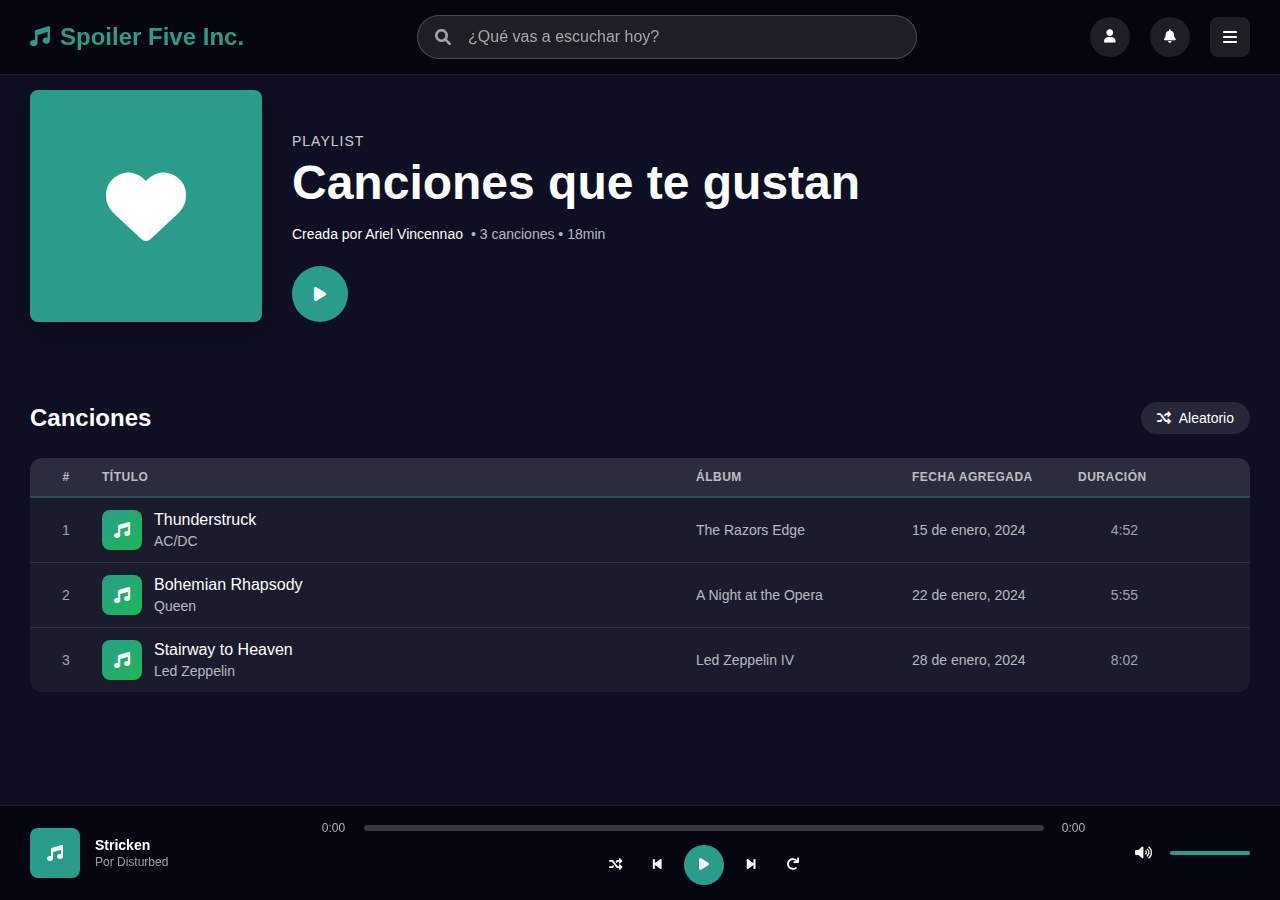
<file: favorites.html>
<!DOCTYPE html>
<html lang="es">
<head>
    <meta charset="UTF-8">
    <meta name="viewport" content="width=device-width, initial-scale=1.0">
    <title>Canciones que te gustan - Spoiler Five</title>
    <link rel="stylesheet" href="styles.css">
    <link rel="stylesheet" href="https://cdnjs.cloudflare.com/ajax/libs/font-awesome/6.0.0/css/all.min.css">
</head>
<body>
    <!-- Header -->
    <header class="header">
        <div class="logo">
            <i class="fas fa-music"></i>
            Spoiler Five Inc.
        </div>
        
        <div class="search-container">
            <i class="fas fa-search search-icon"></i>
            <input type="text" id="searchInput" class="search-bar" placeholder="¿Qué vas a escuchar hoy?">
        </div>
        
        <div class="header-actions">
            <button class="user-btn" id="userBtn">
                <i class="fas fa-user"></i>
            </button>
            <button class="notification-btn" id="notificationBtn">
                <i class="fas fa-bell"></i>
            </button>
            <button class="hamburger-btn" id="hamburgerBtn">
                <i class="fas fa-bars"></i>
            </button>
        </div>
    </header>

    <!-- Panel Lateral -->
    <div class="sidebar" id="sidebar">
        <div class="sidebar-header">
            <h3>Mi Biblioteca</h3>
            <button class="close-sidebar-btn" id="closeSidebarBtn">
                <i class="fas fa-times"></i>
            </button>
        </div>
        
        <div class="sidebar-content">
            <!-- Filtros de Biblioteca -->
            <div class="library-filters">
                <div class="filter-group">
                    <label class="filter-label">Tipo:</label>
                    <select class="library-filter-select" id="libraryTypeFilter">
                        <option value="all">Todos</option>
                        <option value="playlists">Playlists</option>
                        <option value="albums">Albums</option>
                        <option value="podcasts">Podcasts</option>
                    </select>
                </div>
                
                <div class="filter-group">
                    <label class="filter-label">Ordenar:</label>
                    <select class="library-filter-select" id="librarySortFilter">
                        <option value="recent">Recientes</option>
                        <option value="alphabetical">A-Z</option>
                        <option value="artist">Por artista</option>
                        <option value="date">Por fecha</option>
                    </select>
                </div>
            </div>


            <!-- Lista de Contenido -->
            <div class="sidebar-section">
                <button class="create-playlist-btn">
                    <i class="fas fa-plus"></i>
                    Crear playlist
                </button>
                <div class="sidebar-list">
                    <!-- Playlists -->
                    <div class="sidebar-item pinned-item" data-type="playlist" onclick="window.location.href='favorites.html'">
                        <div class="sidebar-item-icon">
                            <i class="fas fa-heart"></i>
                        </div>
                        <div class="sidebar-item-info">
                            <span class="sidebar-item-title">
                                <span class="pinned-indicator">
                                    <i class="fas fa-thumbtack"></i>
                                </span>
                                Canciones que te gustan
                            </span>
                            <span class="sidebar-item-subtitle">Ariel Vincennao • 12 canciones</span>
                        </div>
                        <div class="sidebar-item-badge playlist-badge">Playlist</div>
                        <button class="sidebar-play-btn" onclick="event.stopPropagation(); window.location.href='favorites.html'">
                            <i class="fas fa-play"></i>
                        </button>
                    </div>
                    
                    <div class="sidebar-item" data-type="playlist">
                        <div class="sidebar-item-icon">
                            <i class="fas fa-dumbbell"></i>
                        </div>
                        <div class="sidebar-item-info">
                            <span class="sidebar-item-title">Hora de Gym</span>
                            <span class="sidebar-item-subtitle">Ariel Vincennao • 5 canciones</span>
                        </div>
                        <div class="sidebar-item-badge playlist-badge">Playlist</div>
                        <button class="sidebar-play-btn">
                            <i class="fas fa-play"></i>
                        </button>
                    </div>
                    
                    <div class="sidebar-item" data-type="playlist">
                        <div class="sidebar-item-icon">
                            <i class="fas fa-heart"></i>
                        </div>
                        <div class="sidebar-item-info">
                            <span class="sidebar-item-title">Rock Clásico</span>
                            <span class="sidebar-item-subtitle">Ariel Vincennao • 12 canciones</span>
                        </div>
                        <div class="sidebar-item-badge playlist-badge">Playlist</div>
                        <button class="sidebar-play-btn">
                            <i class="fas fa-play"></i>
                        </button>
                    </div>
                    
                    <div class="sidebar-item" data-type="playlist">
                        <div class="sidebar-item-icon">
                            <i class="fas fa-fire"></i>
                        </div>
                        <div class="sidebar-item-info">
                            <span class="sidebar-item-title">Energía Total</span>
                            <span class="sidebar-item-subtitle">Ariel Vincennao • 8 canciones</span>
                        </div>
                        <div class="sidebar-item-badge playlist-badge">Playlist</div>
                        <button class="sidebar-play-btn">
                            <i class="fas fa-play"></i>
                        </button>
                    </div>

                    <!-- Álbumes -->
                    <div class="sidebar-item" data-type="album">
                        <div class="sidebar-item-icon">
                            <i class="fas fa-compact-disc"></i>
                        </div>
                        <div class="sidebar-item-info">
                            <span class="sidebar-item-title">The Razors Edge</span>
                            <span class="sidebar-item-subtitle">AC/DC • 12 canciones</span>
                        </div>
                        <div class="sidebar-item-badge album-badge">Album</div>
                        <button class="sidebar-play-btn">
                            <i class="fas fa-play"></i>
                        </button>
                    </div>
                    
                    <div class="sidebar-item" data-type="album">
                        <div class="sidebar-item-icon">
                            <i class="fas fa-compact-disc"></i>
                        </div>
                        <div class="sidebar-item-info">
                            <span class="sidebar-item-title">The Wall</span>
                            <span class="sidebar-item-subtitle">Pink Floyd • 26 canciones</span>
                        </div>
                        <div class="sidebar-item-badge album-badge">Album</div>
                        <button class="sidebar-play-btn">
                            <i class="fas fa-play"></i>
                        </button>
                    </div>

                    <!-- Canciones -->
                    <div class="sidebar-item" data-type="song">
                        <div class="sidebar-item-icon">
                            <i class="fas fa-music"></i>
                        </div>
                        <div class="sidebar-item-info">
                            <span class="sidebar-item-title">Música y Más</span>
                            <span class="sidebar-item-subtitle">Ariel Vincennao • 15 canciones</span>
                        </div>
                        <div class="sidebar-item-badge podcast-badge">Podcast</div>
                        <button class="sidebar-play-btn">
                            <i class="fas fa-play"></i>
                        </button>
                    </div>
                    
                    <div class="sidebar-item" data-type="song">
                        <div class="sidebar-item-icon">
                            <i class="fas fa-music"></i>
                        </div>
                        <div class="sidebar-item-info">
                            <span class="sidebar-item-title">Rock Clásico Podcast</span>
                            <span class="sidebar-item-subtitle">Ariel Vincennao • 8 canciones</span>
                        </div>
                        <div class="sidebar-item-badge podcast-badge">Podcast</div>
                        <button class="sidebar-play-btn">
                            <i class="fas fa-play"></i>
                        </button>
                    </div>

                    <!-- Artistas -->

                    <!-- Más Playlists -->
                    <div class="sidebar-item" data-type="playlist">
                        <div class="sidebar-item-icon">
                            <i class="fas fa-moon"></i>
                        </div>
                        <div class="sidebar-item-info">
                            <span class="sidebar-item-title">Relajación Nocturna</span>
                            <span class="sidebar-item-subtitle">Ariel Vincennao • 15 canciones</span>
                        </div>
                        <div class="sidebar-item-badge playlist-badge">Playlist</div>
                        <button class="sidebar-play-btn">
                            <i class="fas fa-play"></i>
                        </button>
                    </div>
                    
                    <div class="sidebar-item" data-type="playlist">
                        <div class="sidebar-item-icon">
                            <i class="fas fa-car"></i>
                        </div>
                        <div class="sidebar-item-info">
                            <span class="sidebar-item-title">Viaje en Carretera</span>
                            <span class="sidebar-item-subtitle">Ariel Vincennao • 22 canciones</span>
                        </div>
                        <div class="sidebar-item-badge playlist-badge">Playlist</div>
                        <button class="sidebar-play-btn">
                            <i class="fas fa-play"></i>
                        </button>
                    </div>
                    
                    <div class="sidebar-item" data-type="playlist">
                        <div class="sidebar-item-icon">
                            <i class="fas fa-star"></i>
                        </div>
                        <div class="sidebar-item-info">
                            <span class="sidebar-item-title">Éxitos de los 80s</span>
                            <span class="sidebar-item-subtitle">Ariel Vincennao • 18 canciones</span>
                        </div>
                        <div class="sidebar-item-badge playlist-badge">Playlist</div>
                        <button class="sidebar-play-btn">
                            <i class="fas fa-play"></i>
                        </button>
                    </div>

                    <!-- Más Álbumes -->
                    <div class="sidebar-item" data-type="album">
                        <div class="sidebar-item-icon">
                            <i class="fas fa-compact-disc"></i>
                        </div>
                        <div class="sidebar-item-info">
                            <span class="sidebar-item-title">Dark Side of the Moon</span>
                            <span class="sidebar-item-subtitle">Pink Floyd • 9 canciones</span>
                        </div>
                        <div class="sidebar-item-badge album-badge">Album</div>
                        <button class="sidebar-play-btn">
                            <i class="fas fa-play"></i>
                        </button>
                    </div>
                    
                    <div class="sidebar-item" data-type="album">
                        <div class="sidebar-item-icon">
                            <i class="fas fa-compact-disc"></i>
                        </div>
                        <div class="sidebar-item-info">
                            <span class="sidebar-item-title">Back in Black</span>
                            <span class="sidebar-item-subtitle">AC/DC • 10 canciones</span>
                        </div>
                        <div class="sidebar-item-badge album-badge">Album</div>
                        <button class="sidebar-play-btn">
                            <i class="fas fa-play"></i>
                        </button>
                    </div>
                    
                    <div class="sidebar-item" data-type="album">
                        <div class="sidebar-item-icon">
                            <i class="fas fa-compact-disc"></i>
                        </div>
                        <div class="sidebar-item-info">
                            <span class="sidebar-item-title">Led Zeppelin IV</span>
                            <span class="sidebar-item-subtitle">Led Zeppelin • 8 canciones</span>
                        </div>
                        <div class="sidebar-item-badge album-badge">Album</div>
                        <button class="sidebar-play-btn">
                            <i class="fas fa-play"></i>
                        </button>
                    </div>

                    <!-- Más Podcasts -->
                    <div class="sidebar-item" data-type="podcast">
                        <div class="sidebar-item-icon">
                            <i class="fas fa-microphone"></i>
                        </div>
                        <div class="sidebar-item-info">
                            <span class="sidebar-item-title">Historia del Rock</span>
                            <span class="sidebar-item-subtitle">Ariel Vincennao • 12 canciones</span>
                        </div>
                        <div class="sidebar-item-badge podcast-badge">Podcast</div>
                        <button class="sidebar-play-btn">
                            <i class="fas fa-play"></i>
                        </button>
                    </div>
                    
                    <div class="sidebar-item" data-type="podcast">
                        <div class="sidebar-item-icon">
                            <i class="fas fa-microphone"></i>
                        </div>
                        <div class="sidebar-item-info">
                            <span class="sidebar-item-title">Música Indie</span>
                            <span class="sidebar-item-subtitle">Ariel Vincennao • 6 canciones</span>
                        </div>
                        <div class="sidebar-item-badge podcast-badge">Podcast</div>
                        <button class="sidebar-play-btn">
                            <i class="fas fa-play"></i>
                        </button>
                    </div>
                </div>
            </div>
        </div>
    </div>

    <!-- Overlay para cerrar sidebar -->
    <div class="sidebar-overlay" id="sidebarOverlay"></div>

    <!-- Panel de Notificaciones -->
    <div class="notifications-panel" id="notificationsPanel">
        <div class="notifications-header">
            <h3>Notificaciones</h3>
            <button class="close-notifications-btn" id="closeNotificationsBtn">
                <i class="fas fa-times"></i>
            </button>
        </div>
        <div class="notifications-content">
            <div class="notification-item">
                <div class="notification-icon">
                    <i class="fas fa-music"></i>
                </div>
                <div class="notification-info">
                    <h4 class="notification-title">Nueva canción</h4>
                    <p class="notification-text">AC/DC ha lanzado "Thunderstruck (Live)"</p>
                    <span class="notification-time">Hace 2 horas</span>
                </div>
            </div>

            <div class="notification-item">
                <div class="notification-icon">
                    <i class="fas fa-heart"></i>
                </div>
                <div class="notification-info">
                    <h4 class="notification-title">Playlist actualizada</h4>
                    <p class="notification-text">Tu playlist "Hora de Gym" se ha actualizado con 3 nuevas canciones</p>
                    <span class="notification-time">Hace 5 horas</span>
                </div>
            </div>

            <div class="notification-item">
                <div class="notification-icon">
                    <i class="fas fa-user"></i>
                </div>
                <div class="notification-info">
                    <h4 class="notification-title">Artista seguido</h4>
                    <p class="notification-text">Pink Floyd ha lanzado un nuevo álbum: "The Wall (Remastered)"</p>
                    <span class="notification-time">Ayer</span>
                </div>
            </div>

            <div class="notification-item">
                <div class="notification-icon">
                    <i class="fas fa-star"></i>
                </div>
                <div class="notification-info">
                    <h4 class="notification-title">Recomendación personalizada</h4>
                    <p class="notification-text">Basado en tu historial, te recomendamos "Bohemian Rhapsody"</p>
                    <span class="notification-time">Hace 1 día</span>
                </div>
            </div>

            <div class="notification-item">
                <div class="notification-icon">
                    <i class="fas fa-download"></i>
                </div>
                <div class="notification-info">
                    <h4 class="notification-title">Descarga completada</h4>
                    <p class="notification-text">"Stairway to Heaven" se ha descargado correctamente</p>
                    <span class="notification-time">Hace 2 días</span>
                </div>
            </div>
        </div>

        <div class="notifications-footer">
            <button class="view-all-btn">
                <i class="fas fa-list"></i>
                Ver todas las notificaciones
            </button>
        </div>
    </div>

    <!-- Overlay para cerrar notificaciones -->
    <div class="notifications-overlay" id="notificationsOverlay"></div>

    <!-- Panel de Ajustes de Usuario -->
    <div class="user-settings-panel" id="userSettingsPanel">
        <div class="user-settings-header">
            <div class="user-profile">
                <div class="user-avatar">
                    <i class="fas fa-user"></i>
                </div>
                <div class="user-info">
                    <h3>Ariel Vincennao</h3>
                    <p>Plan Premium</p>
                </div>
            </div>
            <button class="close-settings-btn" id="closeSettingsBtn">
                <i class="fas fa-times"></i>
            </button>
        </div>
        
        <div class="user-settings-content">
            <!-- Cuenta -->
            <div class="settings-section">
                <h4 class="settings-section-title">
                    <i class="fas fa-user"></i>
                    Cuenta
                </h4>
                <div class="settings-list">
                    <div class="settings-item">
                        <i class="fas fa-user-edit"></i>
                        <span>Perfil</span>
                        <i class="fas fa-chevron-right"></i>
                    </div>
                    <div class="settings-item">
                        <i class="fas fa-cog"></i>
                        <span>Configuración</span>
                        <i class="fas fa-chevron-right"></i>
                    </div>
                    <div class="settings-item">
                        <i class="fas fa-palette"></i>
                        <span>Apariencia</span>
                        <i class="fas fa-chevron-right"></i>
                    </div>
                </div>
            </div>

            <!-- Suscripción -->
            <div class="settings-section">
                <h4 class="settings-section-title">
                    <i class="fas fa-crown"></i>
                    Suscripción
                </h4>
                <div class="settings-list">
                    <div class="settings-item" onclick="window.location.href='plans.html'">
                        <i class="fas fa-star"></i>
                        <span>Plan</span>
                        <span class="settings-value">Premium</span>
                    </div>
                    <div class="settings-item">
                        <i class="fas fa-credit-card"></i>
                        <span>Método de pago</span>
                        <i class="fas fa-chevron-right"></i>
                    </div>
                    <div class="settings-item">
                        <i class="fas fa-receipt"></i>
                        <span>Facturación</span>
                        <i class="fas fa-chevron-right"></i>
                    </div>
                </div>
            </div>

            <!-- Privacidad -->
            <div class="settings-section">
                <h4 class="settings-section-title">
                    <i class="fas fa-shield-alt"></i>
                    Privacidad
                </h4>
                <div class="settings-list">
                    <div class="settings-item">
                        <i class="fas fa-lock"></i>
                        <span>Privacidad</span>
                        <i class="fas fa-chevron-right"></i>
                    </div>
                    <div class="settings-item">
                        <i class="fas fa-eye"></i>
                        <span>Actividad</span>
                        <i class="fas fa-chevron-right"></i>
                    </div>
                </div>
            </div>

            <!-- Soporte -->
            <div class="settings-section">
                <h4 class="settings-section-title">
                    <i class="fas fa-question-circle"></i>
                    Soporte
                </h4>
                <div class="settings-list">
                    <div class="settings-item">
                        <i class="fas fa-headset"></i>
                        <span>Ayuda</span>
                        <i class="fas fa-chevron-right"></i>
                    </div>
                    <div class="settings-item">
                        <i class="fas fa-comment"></i>
                        <span>Contacto</span>
                        <i class="fas fa-chevron-right"></i>
                    </div>
                    <div class="settings-item">
                        <i class="fas fa-info-circle"></i>
                        <span>Acerca de</span>
                        <i class="fas fa-chevron-right"></i>
                    </div>
                </div>
            </div>
        </div>

        <div class="user-settings-footer">
            <button class="logout-btn">
                <i class="fas fa-sign-out-alt"></i>
                Cerrar sesión
            </button>
        </div>
    </div>

    <!-- Overlay para cerrar ajustes -->
    <div class="settings-overlay" id="settingsOverlay"></div>

    <!-- Contenido Principal -->
    <main class="main-content">
        <!-- Hero de los Favoritos -->
        <section class="playlist-hero favorites-hero">
            <div class="playlist-hero-content">
                <div class="playlist-image">
                    <i class="fas fa-heart"></i>
                </div>
                <div class="playlist-info">
                    <div class="playlist-type">Playlist</div>
                    <h1 class="playlist-title">Canciones que te gustan</h1>
                    <div class="playlist-meta">
                        <span class="playlist-creator">Creada por Ariel Vincennao</span>
                        <span class="playlist-stats">• 3 canciones • 18min</span>
                    </div>
                    <div class="playlist-actions">
                        <button class="play-btn-large">
                            <i class="fas fa-play"></i>
                        </button>
                    </div>
                </div>
            </div>
        </section>

        <!-- Lista de Canciones -->
        <section class="songs-section">
            <div class="songs-header">
                <h2>Canciones</h2>
                <div class="songs-controls">
                    <button class="shuffle-btn">
                        <i class="fas fa-random"></i>
                        <span>Aleatorio</span>
                    </button>
                </div>
            </div>
            
            <div class="songs-list">
                <!-- Encabezado de la tabla -->
                <div class="song-header">
                    <div class="song-header-number">#</div>
                    <div class="song-header-info">TÍTULO</div>
                    <div class="song-header-album">ÁLBUM</div>
                    <div class="song-header-date">FECHA AGREGADA</div>
                    <div class="song-header-duration">DURACIÓN</div>
                    <div class="song-header-actions"></div>
                </div>
                
                <!-- Canción 1 -->
                <div class="song-item">
                    <div class="song-number">1</div>
                    <div class="song-info">
                        <div class="song-image">
                            <i class="fas fa-music"></i>
                        </div>
                        <div class="song-details">
                            <h3 class="song-title">Thunderstruck</h3>
                            <p class="song-artist">AC/DC</p>
                        </div>
                    </div>
                    <div class="song-album">The Razors Edge</div>
                    <div class="song-date">15 de enero, 2024</div>
                    <div class="song-duration">4:52</div>
                    <div class="song-actions">
                        <button class="song-action-btn" title="Quitar de Canciones que te gustan">
                            <i class="fas fa-check"></i>
                        </button>
                        <button class="song-action-btn context-menu-btn" data-song-id="1">
                            <i class="fas fa-ellipsis-h"></i>
                        </button>
                    </div>
                </div>

                <!-- Canción 2 -->
                <div class="song-item">
                    <div class="song-number">2</div>
                    <div class="song-info">
                        <div class="song-image">
                            <i class="fas fa-music"></i>
                        </div>
                        <div class="song-details">
                            <h3 class="song-title">Bohemian Rhapsody</h3>
                            <p class="song-artist">Queen</p>
                        </div>
                    </div>
                    <div class="song-album">A Night at the Opera</div>
                    <div class="song-date">22 de enero, 2024</div>
                    <div class="song-duration">5:55</div>
                    <div class="song-actions">
                        <button class="song-action-btn" title="Quitar de Canciones que te gustan">
                            <i class="fas fa-check"></i>
                        </button>
                        <button class="song-action-btn context-menu-btn" data-song-id="2">
                            <i class="fas fa-ellipsis-h"></i>
                        </button>
                    </div>
                </div>

                <!-- Canción 3 -->
                <div class="song-item">
                    <div class="song-number">3</div>
                    <div class="song-info">
                        <div class="song-image">
                            <i class="fas fa-music"></i>
                        </div>
                        <div class="song-details">
                            <h3 class="song-title">Stairway to Heaven</h3>
                            <p class="song-artist">Led Zeppelin</p>
                        </div>
                    </div>
                    <div class="song-album">Led Zeppelin IV</div>
                    <div class="song-date">28 de enero, 2024</div>
                    <div class="song-duration">8:02</div>
                    <div class="song-actions">
                        <button class="song-action-btn" title="Quitar de Canciones que te gustan">
                            <i class="fas fa-check"></i>
                        </button>
                        <button class="song-action-btn context-menu-btn" data-song-id="3">
                            <i class="fas fa-ellipsis-h"></i>
                        </button>
                    </div>
                </div>
            </div>
        </section>
    </main>

    <!-- Player Fijo -->
    <div class="player">
        <div class="player-info">
            <div class="player-image">
                <i class="fas fa-music"></i>
            </div>
            <div class="player-details">
                <h4>Canción Actual</h4>
                <p>Artista - Álbum</p>
            </div>
        </div>

        <div class="player-controls">
            <div class="progress-container">
                <div class="time-display">
                    <span class="current-time">0:00</span>
                </div>
            <div class="progress-bar">
                <div class="progress-fill"></div>
                </div>
                <div class="time-display">
                    <span class="total-time">0:00</span>
                </div>
            </div>
            <div class="control-buttons">
                <button class="control-btn">
                    <i class="fas fa-random"></i>
                </button>
                <button class="control-btn">
                    <i class="fas fa-step-backward"></i>
                </button>
                <button class="play-pause-btn">
                    <i class="fas fa-play"></i>
                </button>
                <button class="control-btn">
                    <i class="fas fa-step-forward"></i>
                </button>
                <button class="control-btn">
                    <i class="fas fa-redo"></i>
                </button>
            </div>
        </div>

        <div class="volume-control">
            <button class="control-btn">
                <i class="fas fa-volume-up"></i>
            </button>
            <div class="volume-slider">
                <div class="volume-fill"></div>
            </div>
        </div>
    </div>

    <!-- Menú Contextual -->
    <div class="context-menu" id="contextMenu">
        <div class="context-menu-item" onclick="removeFromFavorites()">
            <i class="fas fa-check"></i>
            <span>Quitar de Canciones que te gustan</span>
        </div>
        <div class="context-menu-item" onclick="shareSong()">
            <i class="fas fa-share"></i>
            <span>Compartir</span>
        </div>
    </div>

    <script src="script.js"></script>
</body>
</html>
</file>
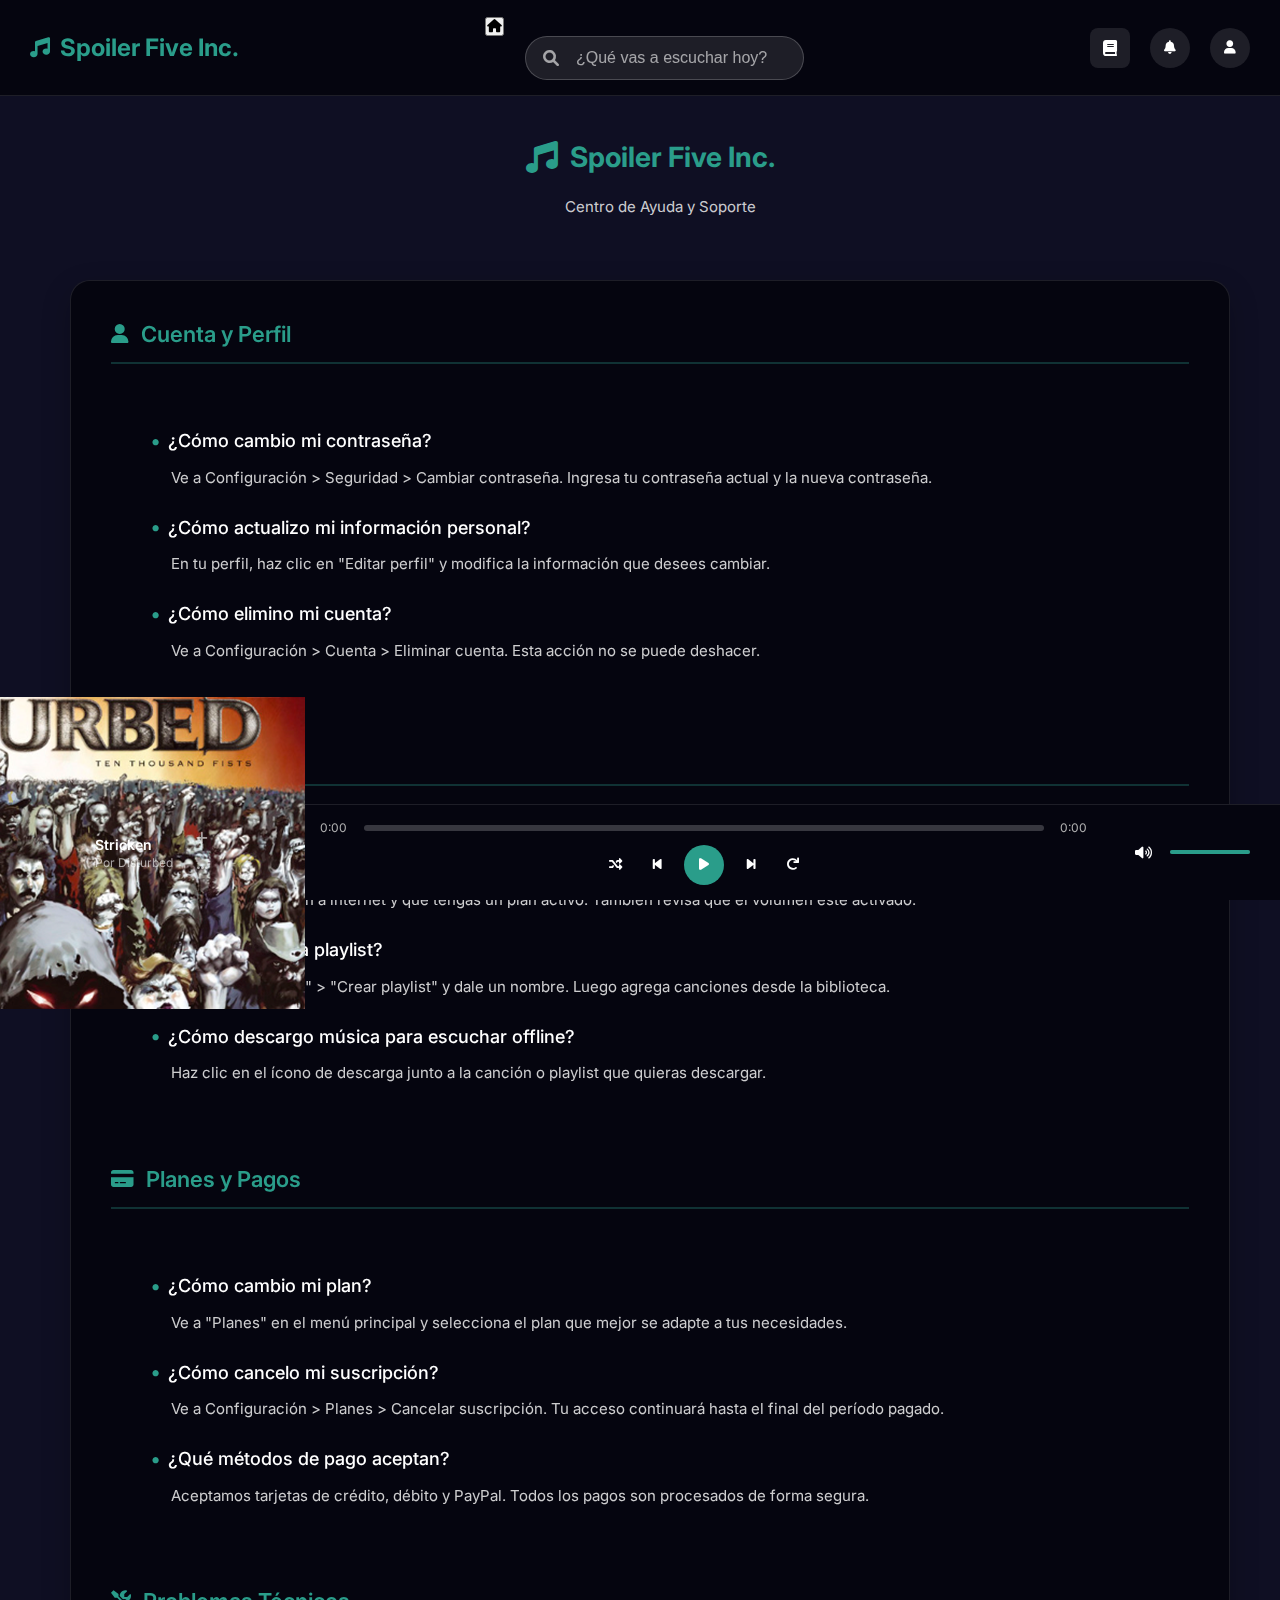
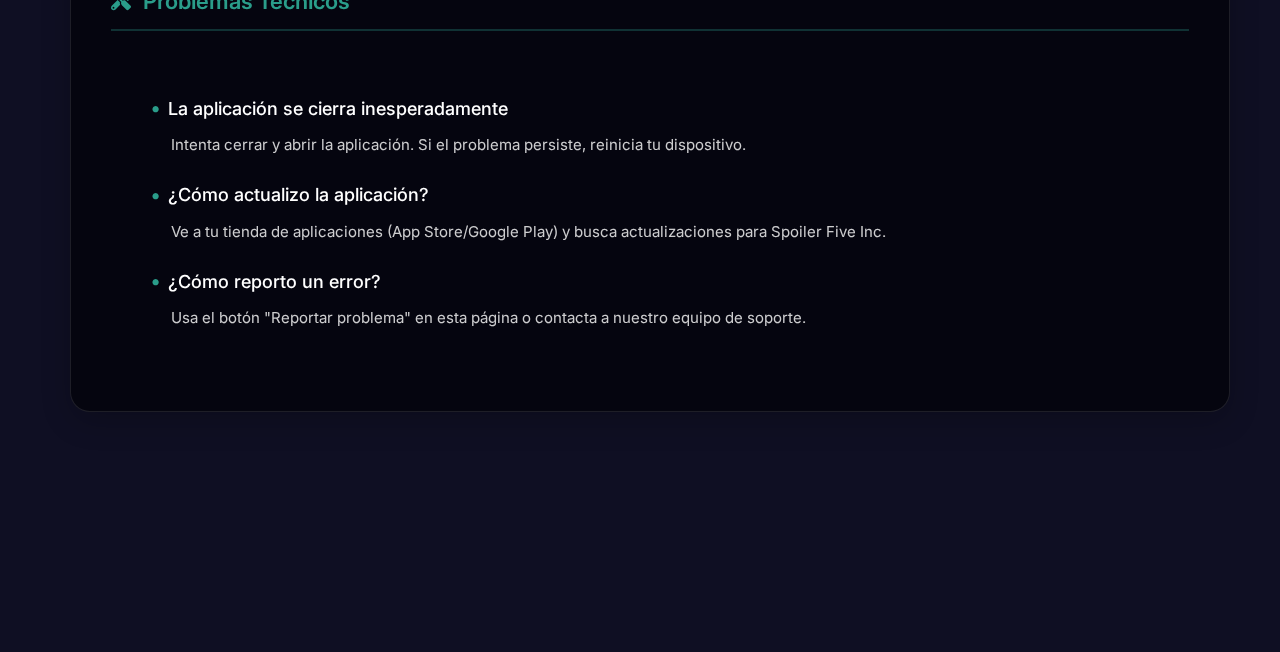
<file: help.html>
<!DOCTYPE html>
<html lang="es">
<head>
    <meta charset="UTF-8">
    <meta name="viewport" content="width=device-width, initial-scale=1.0">
    <title>Ayuda y Soporte - Spoiler Five Inc.</title>
    <link href="https://cdnjs.cloudflare.com/ajax/libs/font-awesome/6.0.0/css/all.min.css" rel="stylesheet">
    <link href="https://fonts.googleapis.com/css2?family=Inter:wght@300;400;500;600;700&display=swap" rel="stylesheet">
    <link href="styles.css" rel="stylesheet">
    <style>
        /* Estilos específicos para la página de ayuda */
        .help-container {
            min-height: calc(100vh - 80px);
            background: #0f0f23;
            padding: 20px;
            position: relative;
            overflow: hidden;
            display: flex;
            align-items: center;
            justify-content: center;
            margin-top: 80px;
        }

        .help-content {
            max-width: 1200px;
            width: 100%;
            padding: 40px 20px;
            position: relative;
            z-index: 1;
        }

        .help-header {
            text-align: center;
            margin-bottom: 60px;
        }

        .help-logo {
            display: flex;
            align-items: center;
            justify-content: center;
            gap: 12px;
            margin-bottom: 20px;
        }

        .help-logo i {
            font-size: 32px;
            color: #2a9d8a;
        }

        .help-logo h1 {
            font-size: 28px;
            font-weight: 700;
            color: #2a9d8a;
            margin: 0;
        }

        .help-subtitle {
            font-size: 16px;
            color: rgba(255, 255, 255, 0.7);
            margin: 0;
        }

        .help-content-container {
            background: rgba(5, 5, 15, 0.95);
            backdrop-filter: blur(20px);
            border: 1px solid rgba(255, 255, 255, 0.1);
            border-radius: 20px;
            padding: 40px;
            box-shadow: 0 10px 30px rgba(0, 0, 0, 0.2);
            margin: 0 auto 60px auto;
            max-width: 1200px;
            width: 100%;
        }

        .help-section {
            margin-bottom: 40px;
        }

        .help-section:last-child {
            margin-bottom: 0;
        }

        .help-section h3 {
            color: #2a9d8a;
            font-size: 22px;
            font-weight: 600;
            margin-bottom: 25px;
            display: flex;
            align-items: center;
            gap: 12px;
            padding-bottom: 15px;
            border-bottom: 2px solid rgba(42, 157, 138, 0.3);
        }

        .help-section h3 i {
            font-size: 20px;
        }

        .help-content {
            margin-left: 20px;
        }

        .help-content h4 {
            color: #ffffff;
            font-size: 18px;
            font-weight: 500;
            margin: 25px 0 12px 0;
            display: flex;
            align-items: center;
            gap: 8px;
        }

        .help-content h4:first-child {
            margin-top: 0;
        }

        .help-content h4::before {
            content: "•";
            color: #2a9d8a;
            font-weight: bold;
            font-size: 20px;
        }

        .help-content p {
            color: rgba(255, 255, 255, 0.8);
            font-size: 15px;
            line-height: 1.7;
            margin: 0 0 20px 0;
            padding-left: 20px;
        }

        .help-content p:last-child {
            margin-bottom: 0;
        }

        .contact-text {
            text-align: center;
            margin-top: 40px;
        }

        .contact-text h3 {
            color: #2a9d8a;
            font-size: 24px;
            font-weight: 600;
            margin-bottom: 20px;
        }

        .contact-text p {
            color: rgba(255, 255, 255, 0.7);
            font-size: 16px;
            margin-bottom: 20px;
        }

        .contact-email {
            color: #2a9d8a !important;
            font-size: 18px !important;
            font-weight: 500 !important;
            margin-bottom: 0 !important;
            text-decoration: none;
        }


        /* Responsive */
        @media (max-width: 768px) {
            .help-content {
                padding: 20px 10px;
            }

            .help-content-container {
                padding: 25px 20px;
            }

            .help-section {
                margin-bottom: 30px;
            }

            .help-section h3 {
                font-size: 20px;
                margin-bottom: 20px;
            }

            .help-content {
                margin-left: 10px;
            }

            .help-content h4 {
                font-size: 16px;
                margin: 20px 0 10px 0;
            }

            .help-content p {
                font-size: 14px;
                padding-left: 15px;
            }

            .contact-section {
                padding: 30px 20px;
            }

            .contact-buttons {
                flex-direction: column;
                align-items: center;
            }

            .help-logo h1 {
                font-size: 24px;
            }

            .help-subtitle {
                font-size: 14px;
            }
        }
        
        /* Estilos específicos para el sidebar en help.html */
        .sidebar-item-title {
            padding: 2px 4px 2px 0;
        }
        
        .sidebar-item:hover .sidebar-item-title {
            color: #2a9d8a !important;
        }
        
        .sidebar-item:hover .sidebar-item-subtitle {
            color: #2a9d8a !important;
        }
    </style>
</head>
<body>
    <!-- Header -->
    <header class="header">
        <div class="logo">
            <i class="fas fa-music"></i>
            Spoiler Five Inc.
        </div>
        
        <div class="search-section">
            <button class="home-btn" id="homeBtn" title="Inicio">
                <i class="fas fa-home"></i>
            </button>
            
            <div class="search-container">
                <i class="fas fa-search search-icon"></i>
                <input type="text" class="search-bar" placeholder="¿Qué vas a escuchar hoy?">
            </div>
        </div>
        
        <div class="header-actions">
            <button class="hamburger-btn" id="hamburgerBtn" title="Abrir biblioteca">
                <i class="fas fa-book"></i>
            </button>
            <button class="notification-btn" id="notificationBtn" title="Ver notificaciones">
                <i class="fas fa-bell"></i>
            </button>
            <button class="user-btn" id="userBtn" title="Abrir menú de usuario">
                <i class="fas fa-user"></i>
            </button>
        </div>
    </header>

    <!-- Panel Lateral -->
    <div class="sidebar" id="sidebar">
        <div class="sidebar-header">
            <h3>Mi Biblioteca</h3>
            <button class="close-sidebar-btn" id="closeSidebarBtn" title="Cerrar biblioteca">
                <i class="fas fa-times"></i>
            </button>
        </div>
        
        <div class="sidebar-content">
            <!-- Búsqueda en Biblioteca -->
            <div class="library-search">
                <div class="search-container">
                    <i class="fas fa-search search-icon"></i>
                    <input type="text" id="librarySearchInput" class="library-search-bar" placeholder="Buscar en tu biblioteca">
                </div>
            </div>

            <!-- Filtros de Biblioteca -->
            <div class="library-filters">
                <div class="filter-group">
                    <label class="filter-label">Tipo:</label>
                    <select class="library-filter-select" id="libraryTypeFilter">
                        <option value="all">Todos</option>
                        <option value="playlists">Playlists</option>
                        <option value="albums">Albums</option>
                        <option value="podcasts">Podcasts</option>
                    </select>
                </div>
                
                <div class="filter-group">
                    <label class="filter-label">Ordenar:</label>
                    <select class="library-filter-select" id="librarySortFilter">
                        <option value="recent">Recientes</option>
                        <option value="alphabetical">A-Z</option>
                        <option value="artist">Por artista</option>
                        <option value="date">Por fecha</option>
                    </select>
                </div>
            </div>

            <!-- Lista de Contenido -->
            <div class="sidebar-section">
                <button class="create-playlist-btn">
                    <i class="fas fa-plus"></i>
                    Crear playlist
                </button>
                <div class="sidebar-list">
                    <!-- Playlists -->
                    <div class="sidebar-item pinned-item" data-type="playlist">
                        <div class="sidebar-item-icon">
                            <i class="fas fa-heart"></i>
                        </div>
                        <div class="sidebar-item-info">
                            <span class="sidebar-item-title">
                                <span class="pinned-indicator">
                                    <i class="fas fa-thumbtack"></i>
                                </span>
                                Canciones que te gustan
                            </span>
                            <span class="sidebar-item-subtitle">Ariel Vincennao • 12 canciones</span>
                        </div>
                        <div class="sidebar-item-badge playlist-badge">Playlist</div>
                    </div>
                    
                    <div class="sidebar-item" data-type="playlist">
                        <div class="sidebar-item-icon">
                            <img src="images/p1.png" alt="Hora de Gym">
                        </div>
                        <a href="my-playlist.html" style="text-decoration: none;">
                        <div class="sidebar-item-info">
                            <span class="sidebar-item-title">Mi Playlist Personal</span>
                            <span class="sidebar-item-subtitle">Ariel Vincennao • 5 canciones</span>
                        </div>
                        </a>
                        <div class="sidebar-item-badge playlist-badge">Playlist</div>
                    </div>
                    
                    <div class="sidebar-item" data-type="playlist">
                        <div class="sidebar-item-icon">
                            <img src="images/p2.png" alt="Rock Clásico">
                        </div>
                        <div class="sidebar-item-info">
                            <span class="sidebar-item-title">Rock Clásico</span>
                            <span class="sidebar-item-subtitle">Ariel Vincennao • 12 canciones</span>
                        </div>
                        <div class="sidebar-item-badge playlist-badge">Playlist</div>
                    </div>
                    
                    <div class="sidebar-item" data-type="playlist">
                        <div class="sidebar-item-icon">
                            <img src="images/p3.png" alt="Energía Total">
                        </div>
                        <div class="sidebar-item-info">
                            <span class="sidebar-item-title">Energía Total</span>
                            <span class="sidebar-item-subtitle">Ariel Vincennao • 8 canciones</span>
                        </div>
                        <div class="sidebar-item-badge playlist-badge">Playlist</div>
                    </div>

                    <!-- Álbumes -->
                    <div class="sidebar-item" data-type="album">
                        <div class="sidebar-item-icon">
                            <img src="images/p7.png" alt="The Razors Edge">
                        </div>
                        <div class="sidebar-item-info">
                            <span class="sidebar-item-title">The Razors Edge</span>
                            <span class="sidebar-item-subtitle">AC/DC • 12 canciones</span>
                        </div>
                        <div class="sidebar-item-badge album-badge">Album</div>
                    </div>
                    
                    <div class="sidebar-item" data-type="album">
                        <div class="sidebar-item-icon">
                            <img src="images/p8.png" alt="The Wall">
                        </div>
                        <div class="sidebar-item-info">
                            <span class="sidebar-item-title">The Wall</span>
                            <span class="sidebar-item-subtitle">Pink Floyd • 26 canciones</span>
                        </div>
                        <div class="sidebar-item-badge album-badge">Album</div>
                    </div>

                    <!-- Podcasts -->
                    <div class="sidebar-item" data-type="podcast">
                        <div class="sidebar-item-icon">
                            <img src="images/p9.png" alt="Música y Más">
                        </div>
                        <div class="sidebar-item-info">
                            <span class="sidebar-item-title">Música y Más</span>
                            <span class="sidebar-item-subtitle">Ariel Vincennao • 15 canciones</span>
                        </div>
                        <div class="sidebar-item-badge podcast-badge">Podcast</div>
                    </div>
                    
                    <div class="sidebar-item" data-type="podcast">
                        <div class="sidebar-item-icon">
                            <img src="images/p10.png" alt="Rock Clásico Podcast">
                        </div>
                        <div class="sidebar-item-info">
                            <span class="sidebar-item-title">Rock Clásico Podcast</span>
                            <span class="sidebar-item-subtitle">Ariel Vincennao • 8 canciones</span>
                        </div>
                        <div class="sidebar-item-badge podcast-badge">Podcast</div>
                    </div>

                    <!-- Más Playlists -->
                    <div class="sidebar-item" data-type="playlist">
                        <div class="sidebar-item-icon">
                            <img src="images/p4.png" alt="Relajación Nocturna">
                        </div>
                        <div class="sidebar-item-info">
                            <span class="sidebar-item-title">Relajación Nocturna</span>
                            <span class="sidebar-item-subtitle">Ariel Vincennao • 15 canciones</span>
                        </div>
                        <div class="sidebar-item-badge playlist-badge">Playlist</div>
                    </div>
                    
                    <div class="sidebar-item" data-type="playlist">
                        <div class="sidebar-item-icon">
                            <img src="images/p5.png" alt="Viaje en Carretera">
                        </div>
                        <div class="sidebar-item-info">
                            <span class="sidebar-item-title">Viaje en Carretera</span>
                            <span class="sidebar-item-subtitle">Ariel Vincennao • 22 canciones</span>
                        </div>
                        <div class="sidebar-item-badge playlist-badge">Playlist</div>
                    </div>
                    
                    <div class="sidebar-item" data-type="playlist">
                        <div class="sidebar-item-icon">
                            <img src="images/p6.png" alt="Éxitos de los 80s">
                        </div>
                        <div class="sidebar-item-info">
                            <span class="sidebar-item-title">Éxitos de los 80s</span>
                            <span class="sidebar-item-subtitle">Ariel Vincennao • 18 canciones</span>
                        </div>
                        <div class="sidebar-item-badge playlist-badge">Playlist</div>
                    </div>
                </div>
            </div>
        </div>
    </div>

    <!-- Overlay para el sidebar -->
    <div class="sidebar-overlay" id="sidebarOverlay"></div>

    <!-- Panel de Notificaciones -->
    <div class="notifications-panel" id="notificationsPanel">
        <div class="notifications-header">
            <h3>Notificaciones</h3>
            <button class="close-notifications-btn" id="closeNotificationsBtn" title="Cerrar notificaciones">
                <i class="fas fa-times"></i>
            </button>
        </div>
        
        <div class="notifications-content">
            <div class="notification-item">
                <div class="notification-icon">
                    <i class="fas fa-music"></i>
                </div>
                <div class="notification-info">
                    <h4 class="notification-title">Nueva canción disponible</h4>
                    <p class="notification-text">"Thunderstruck" de AC/DC ya está disponible en tu biblioteca</p>
                    <span class="notification-time">Hace 2 horas</span>
                </div>
            </div>

            <div class="notification-item">
                <div class="notification-icon">
                    <i class="fas fa-heart"></i>
                </div>
                <div class="notification-info">
                    <h4 class="notification-title">Playlist actualizada</h4>
                    <p class="notification-text">Tu playlist "Hora de Gym" se ha actualizado con 3 nuevas canciones</p>
                    <span class="notification-time">Hace 5 horas</span>
                </div>
            </div>

            <div class="notification-item">
                <div class="notification-icon">
                    <i class="fas fa-user"></i>
                </div>
                <div class="notification-info">
                    <h4 class="notification-title">Artista seguido</h4>
                    <p class="notification-text">Pink Floyd ha lanzado un nuevo álbum: "The Wall (Remastered)"</p>
                    <span class="notification-time">Ayer</span>
                </div>
            </div>

            <div class="notification-item">
                <div class="notification-icon">
                    <i class="fas fa-star"></i>
                </div>
                <div class="notification-info">
                    <h4 class="notification-title">Recomendación personalizada</h4>
                    <p class="notification-text">Basado en tu historial, te recomendamos "Bohemian Rhapsody"</p>
                    <span class="notification-time">Hace 1 día</span>
                </div>
            </div>

            <div class="notification-item">
                <div class="notification-icon">
                    <i class="fas fa-download"></i>
                </div>
                <div class="notification-info">
                    <h4 class="notification-title">Descarga completada</h4>
                    <p class="notification-text">"Stairway to Heaven" se ha descargado correctamente</p>
                    <span class="notification-time">Hace 2 días</span>
                </div>
            </div>
        </div>

        <div class="notifications-footer">
            <button class="view-all-btn" title="Ver todas las notificaciones">
                <i class="fas fa-list"></i>
                Ver todas las notificaciones
            </button>
        </div>
    </div>

    <!-- Overlay para notificaciones -->
    <div class="notifications-overlay" id="notificationsOverlay"></div>

    <!-- Panel de Ajustes de Usuario -->
    <div class="user-settings-panel" id="userSettingsPanel">
        <div class="user-settings-header">
            <div class="user-profile">
                <div class="user-avatar">
                    <img src="images/avatar.png" alt="Avatar" class="user-avatar-img">
                </div>
                <div class="user-info">
                    <h3>Ariel Vincennao</h3>
                    <p>Plan Premium</p>
                </div>
            </div>
            <button class="close-settings-btn" id="closeSettingsBtn" title="Cerrar menú de usuario">
                <i class="fas fa-times"></i>
            </button>
        </div>
        
        <div class="user-settings-content">
            <!-- Perfil -->
            <div class="settings-section">
                <h4 class="settings-section-title">
                    <i class="fas fa-user"></i>
                    Perfil
                </h4>
                <div class="settings-list">
                    <div class="settings-item" onclick="window.location.href='my-account.html'">
                        <i class="fas fa-user-edit"></i>
                        <span>Mi cuenta</span>
                        <i class="fas fa-chevron-right"></i>
                    </div>
                    <div class="settings-item">
                        <i class="fas fa-user-friends"></i>
                        <span>Amigos</span>
                        <i class="fas fa-chevron-right"></i>
                    </div>
                    <div class="settings-item">
                        <i class="fas fa-cog"></i>
                        <span>Ajustes</span>
                        <i class="fas fa-chevron-right"></i>
                    </div>
                </div>
            </div>

            <!-- Suscripción -->
            <div class="settings-section">
                <h4 class="settings-section-title">
                    <i class="fas fa-crown"></i>
                    Suscripción
                </h4>
                <div class="settings-list">
                    <div class="settings-item" onclick="window.location.href='plans.html'">
                        <i class="fas fa-star"></i>
                        <span>Plan</span>
                        <i class="fas fa-chevron-right"></i>
                    </div>
                    <div class="settings-item">
                        <i class="fas fa-credit-card"></i>
                        <span>Método de pago</span>
                        <i class="fas fa-chevron-right"></i>
                    </div>
                    <div class="settings-item">
                        <i class="fas fa-receipt"></i>
                        <span>Facturación</span>
                        <i class="fas fa-chevron-right"></i>
                    </div>
                </div>
            </div>

            <!-- Privacidad -->
            <div class="settings-section">
                <h4 class="settings-section-title">
                    <i class="fas fa-shield-alt"></i>
                    Privacidad
                </h4>
                <div class="settings-list">
                    <div class="settings-item">
                        <i class="fas fa-lock"></i>
                        <span>Privacidad</span>
                        <i class="fas fa-chevron-right"></i>
                    </div>
                    <div class="settings-item">
                        <i class="fas fa-eye"></i>
                        <span>Actividad</span>
                        <i class="fas fa-chevron-right"></i>
                    </div>
                </div>
            </div>

            <!-- Soporte -->
            <div class="settings-section">
                <h4 class="settings-section-title">
                    <i class="fas fa-question-circle"></i>
                    Soporte
                </h4>
                <div class="settings-list">
                    <div class="settings-item" onclick="window.location.href='help.html'">
                        <i class="fas fa-question-circle"></i>
                        <span>Ayuda</span>
                        <i class="fas fa-chevron-right"></i>
                    </div>
                    <div class="settings-item">
                        <i class="fas fa-question-circle"></i>
                        <span>Centro de ayuda</span>
                        <i class="fas fa-chevron-right"></i>
                    </div>
                    <div class="settings-item">
                        <i class="fas fa-comment"></i>
                        <span>Contactar soporte</span>
                        <i class="fas fa-chevron-right"></i>
                    </div>
                </div>
            </div>

            <!-- Cerrar sesión -->
            <div class="settings-section">
                <div class="settings-list">
                    <div class="settings-item logout-item">
                        <i class="fas fa-sign-out-alt"></i>
                        <span>Cerrar sesión</span>
                    </div>
                </div>
            </div>
        </div>

        <div class="user-settings-footer">
            <button class="logout-btn" title="Cerrar sesión">
                <i class="fas fa-sign-out-alt"></i>
                Cerrar sesión
            </button>
        </div>
    </div>

    <!-- Overlay para configuración de usuario -->
    <div class="settings-overlay" id="settingsOverlay"></div>

    <div class="help-container">
        <div class="help-content">
            <!-- Header -->
            <div class="help-header">
                <div class="help-logo">
                    <i class="fas fa-music"></i>
                    <h1>Spoiler Five Inc.</h1>
                </div>
                <p class="help-subtitle">Centro de Ayuda y Soporte</p>
            </div>

            <!-- Contenido de ayuda -->
            <div class="help-content-container">
                <!-- Cuenta y Perfil -->
                <div class="help-section">
                    <h3><i class="fas fa-user"></i>Cuenta y Perfil</h3>
                    <div class="help-content">
                        <h4>¿Cómo cambio mi contraseña?</h4>
                        <p>Ve a Configuración > Seguridad > Cambiar contraseña. Ingresa tu contraseña actual y la nueva contraseña.</p>
                        
                        <h4>¿Cómo actualizo mi información personal?</h4>
                        <p>En tu perfil, haz clic en "Editar perfil" y modifica la información que desees cambiar.</p>
                        
                        <h4>¿Cómo elimino mi cuenta?</h4>
                        <p>Ve a Configuración > Cuenta > Eliminar cuenta. Esta acción no se puede deshacer.</p>
                    </div>
                </div>

                <!-- Reproducción -->
                <div class="help-section">
                    <h3><i class="fas fa-play"></i>Reproducción</h3>
                    <div class="help-content">
                        <h4>¿Por qué no se reproduce la música?</h4>
                        <p>Verifica tu conexión a internet y que tengas un plan activo. También revisa que el volumen esté activado.</p>
                        
                        <h4>¿Cómo creo una playlist?</h4>
                        <p>Ve a "Mi Biblioteca" > "Crear playlist" y dale un nombre. Luego agrega canciones desde la biblioteca.</p>
                        
                        <h4>¿Cómo descargo música para escuchar offline?</h4>
                        <p>Haz clic en el ícono de descarga junto a la canción o playlist que quieras descargar.</p>
                    </div>
                </div>

                <!-- Planes y Pagos -->
                <div class="help-section">
                    <h3><i class="fas fa-credit-card"></i>Planes y Pagos</h3>
                    <div class="help-content">
                        <h4>¿Cómo cambio mi plan?</h4>
                        <p>Ve a "Planes" en el menú principal y selecciona el plan que mejor se adapte a tus necesidades.</p>
                        
                        <h4>¿Cómo cancelo mi suscripción?</h4>
                        <p>Ve a Configuración > Planes > Cancelar suscripción. Tu acceso continuará hasta el final del período pagado.</p>
                        
                        <h4>¿Qué métodos de pago aceptan?</h4>
                        <p>Aceptamos tarjetas de crédito, débito y PayPal. Todos los pagos son procesados de forma segura.</p>
                    </div>
                </div>

                <!-- Problemas Técnicos -->
                <div class="help-section">
                    <h3><i class="fas fa-tools"></i>Problemas Técnicos</h3>
                    <div class="help-content">
                        <h4>La aplicación se cierra inesperadamente</h4>
                        <p>Intenta cerrar y abrir la aplicación. Si el problema persiste, reinicia tu dispositivo.</p>
                        
                        <h4>¿Cómo actualizo la aplicación?</h4>
                        <p>Ve a tu tienda de aplicaciones (App Store/Google Play) y busca actualizaciones para Spoiler Five Inc.</p>
                        
                        <h4>¿Cómo reporto un error?</h4>
                        <p>Usa el botón "Reportar problema" en esta página o contacta a nuestro equipo de soporte.</p>
                    </div>
                </div>
            </div>
        </div>
    </div>

    <!-- Player Fijo -->
    <div class="player">
        <div class="player-info">
            <div class="player-image">
                <img src="images/p14.png" alt="Stricken">
            </div>
            <div class="player-details">
                <h4>Stricken</h4>
                <p>Por Disturbed</p>
            </div>
            <div class="player-actions">
                <button class="action-btn add-to-playlist-btn" title="Agregar a Mi Biblioteca">
                    <i class="fas fa-plus"></i>
                </button>
                <button class="action-btn context-menu-btn" title="Abrir menú contextual">
                    <i class="fas fa-ellipsis-h"></i>
                </button>
            </div>
        </div>

        <div class="player-controls">
            <div class="progress-container">
                <div class="time-display">
                    <span class="current-time">0:00</span>
                </div>
            <div class="progress-bar">
                <div class="progress-fill"></div>
                </div>
                <div class="time-display">
                    <span class="total-time">0:00</span>
                </div>
            </div>
            <div class="control-buttons">
                <button class="control-btn" title="Reproducción aleatoria">
                    <i class="fas fa-random"></i>
                </button>
                <button class="control-btn" title="Canción anterior">
                    <i class="fas fa-step-backward"></i>
                </button>
                <button class="play-pause-btn" title="Reproducir/Pausar">
                    <i class="fas fa-play"></i>
                </button>
                <button class="control-btn" title="Siguiente canción">
                    <i class="fas fa-step-forward"></i>
                </button>
                <button class="control-btn" title="Repetir">
                    <i class="fas fa-redo"></i>
                </button>
            </div>
        </div>

        <div class="volume-control">
            <button class="control-btn" title="Silenciar/Activar volumen">
                <i class="fas fa-volume-up"></i>
            </button>
            <div class="volume-slider">
                <div class="volume-fill"></div>
            </div>
        </div>
    </div>

    <script src="script.js"></script>
</body>
</html>
</file>
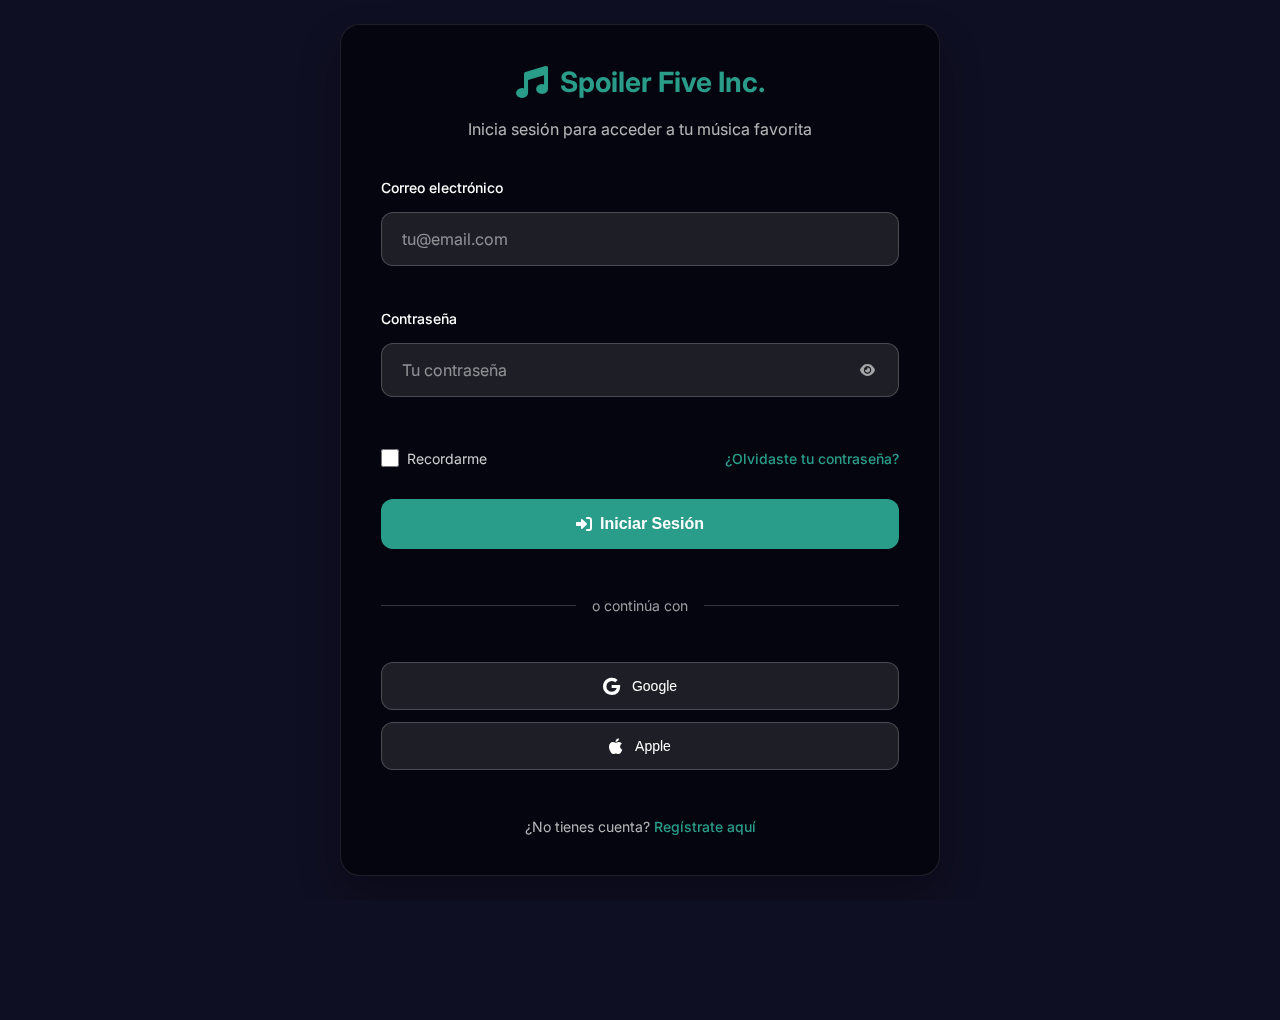
<file: login.html>
<!DOCTYPE html>
<html lang="es">
<head>
    <meta charset="UTF-8">
    <meta name="viewport" content="width=device-width, initial-scale=1.0">
    <title>Iniciar Sesión - Spoiler Five Inc.</title>
    <link href="https://cdnjs.cloudflare.com/ajax/libs/font-awesome/6.0.0/css/all.min.css" rel="stylesheet">
    <link href="https://fonts.googleapis.com/css2?family=Inter:wght@300;400;500;600;700&display=swap" rel="stylesheet">
    <link href="styles.css" rel="stylesheet">
    <style>
        /* Estilos específicos para la página de login */
        .login-container {
            min-height: 100vh;
            display: flex;
            align-items: center;
            justify-content: center;
            background: #0f0f23;
            padding: 20px;
            position: relative;
            overflow: hidden;
        }

        .login-card {
            background: rgba(5, 5, 15, 0.95);
            backdrop-filter: blur(20px);
            border: 1px solid rgba(255, 255, 255, 0.1);
            border-radius: 20px;
            padding: 40px;
            width: 100%;
            max-width: 600px;
            box-shadow: 0 20px 40px rgba(0, 0, 0, 0.3);
            position: relative;
            z-index: 1;
        }

        .login-header {
            text-align: center;
            margin-bottom: 40px;
        }

        .login-logo {
            display: flex;
            align-items: center;
            justify-content: center;
            gap: 12px;
            margin-bottom: 20px;
        }

        .login-logo i {
            font-size: 32px;
            color: #2a9d8a;
        }

        .login-logo h1 {
            font-size: 28px;
            font-weight: 700;
            color: #2a9d8a;
            margin: 0;
        }

        .login-subtitle {
            font-size: 16px;
            color: rgba(255, 255, 255, 0.7);
            margin: 0;
        }

        .login-form {
            display: flex;
            flex-direction: column;
            gap: 24px;
        }

        .form-group {
            display: flex;
            flex-direction: column;
            gap: 8px;
        }

        .form-label {
            font-size: 14px;
            font-weight: 500;
            color: rgba(255, 255, 255, 0.9);
        }

        .form-input {
            width: 100%;
            padding: 16px 20px;
            background: rgba(255, 255, 255, 0.1);
            border: 1px solid rgba(255, 255, 255, 0.2);
            border-radius: 12px;
            color: #ffffff;
            font-size: 16px;
            transition: all 0.3s ease;
            font-family: 'Inter', sans-serif;
        }

        .form-input:focus {
            outline: none;
            background: rgba(255, 255, 255, 0.15);
            border-color: #2a9d8a;
            box-shadow: 0 0 20px rgba(42, 157, 138, 0.3);
        }

        .form-input::placeholder {
            color: rgba(255, 255, 255, 0.5);
        }

        .password-container {
            position: relative;
        }

        .password-toggle {
            position: absolute;
            right: 16px;
            top: 50%;
            transform: translateY(-50%);
            background: none;
            border: none;
            color: rgba(255, 255, 255, 0.6);
            cursor: pointer;
            padding: 8px;
            border-radius: 6px;
            transition: all 0.3s ease;
        }

        .password-toggle:hover {
            color: #2a9d8a;
            background: rgba(42, 157, 138, 0.1);
        }

        .login-options {
            display: flex;
            justify-content: space-between;
            align-items: center;
            margin: 8px 0;
        }

        .remember-me {
            display: flex;
            align-items: center;
            gap: 8px;
        }

        .remember-me input[type="checkbox"] {
            width: 18px;
            height: 18px;
            accent-color: #2a9d8a;
        }

        .remember-me label {
            font-size: 14px;
            color: rgba(255, 255, 255, 0.8);
            cursor: pointer;
        }

        .forgot-password {
            color: #2a9d8a;
            text-decoration: none;
            font-size: 14px;
            font-weight: 500;
            transition: all 0.3s ease;
        }

        .forgot-password:hover {
            color: #45b7b8;
            text-decoration: underline;
        }

        .login-btn {
            width: 100%;
            padding: 16px 24px;
            background: #2a9d8a;
            color: #ffffff;
            border: none;
            border-radius: 12px;
            font-size: 16px;
            font-weight: 600;
            cursor: pointer;
            transition: all 0.3s ease;
            display: flex;
            align-items: center;
            justify-content: center;
            gap: 8px;
        }

        .login-btn:hover {
            background: #45b7b8;
        }

        .login-btn:active {
            transform: translateY(0);
        }

        .divider {
            display: flex;
            align-items: center;
            gap: 16px;
            margin: 24px 0;
        }

        .divider::before,
        .divider::after {
            content: '';
            flex: 1;
            height: 1px;
            background: rgba(255, 255, 255, 0.2);
        }

        .divider span {
            color: rgba(255, 255, 255, 0.6);
            font-size: 14px;
        }

        .social-login {
            display: flex;
            flex-direction: column;
            gap: 12px;
        }

        .social-btn {
            width: 100%;
            padding: 14px 20px;
            background: rgba(255, 255, 255, 0.1);
            border: 1px solid rgba(255, 255, 255, 0.2);
            border-radius: 12px;
            color: #ffffff;
            font-size: 14px;
            font-weight: 500;
            cursor: pointer;
            transition: all 0.3s ease;
            display: flex;
            align-items: center;
            justify-content: center;
            gap: 12px;
        }

        .social-btn:hover {
            background: rgba(255, 255, 255, 0.15);
            border-color: rgba(255, 255, 255, 0.3);
            transform: translateY(-1px);
        }

        .social-btn i {
            font-size: 18px;
        }

        .signup-link {
            text-align: center;
            margin-top: 24px;
            font-size: 14px;
            color: rgba(255, 255, 255, 0.7);
        }

        .signup-link a {
            color: #2a9d8a;
            text-decoration: none;
            font-weight: 500;
            transition: all 0.3s ease;
        }

        .signup-link a:hover {
            color: #45b7b8;
            text-decoration: underline;
        }

        /* Responsive */
        @media (max-width: 480px) {
            .login-card {
                padding: 30px 20px;
                margin: 10px;
            }

            .login-logo h1 {
                font-size: 24px;
            }

            .login-subtitle {
                font-size: 14px;
            }

            .form-input {
                padding: 14px 16px;
                font-size: 15px;
            }

            .login-btn {
                padding: 14px 20px;
                font-size: 15px;
            }
        }

        /* Animaciones */
        @keyframes fadeInUp {
            from {
                opacity: 0;
                transform: translateY(30px);
            }
            to {
                opacity: 1;
                transform: translateY(0);
            }
        }

        .login-card {
            animation: fadeInUp 0.6s ease forwards;
        }

    </style>
</head>
<body>
    <div class="login-container">
        <div class="login-card">
            <div class="login-header">
                <div class="login-logo">
                    <i class="fas fa-music"></i>
                    <h1>Spoiler Five Inc.</h1>
                </div>
                <p class="login-subtitle">Inicia sesión para acceder a tu música favorita</p>
            </div>

            <form class="login-form" id="loginForm">
                <div class="form-group">
                    <label for="email" class="form-label">Correo electrónico</label>
                    <input 
                        type="email" 
                        id="email" 
                        name="email" 
                        class="form-input" 
                        placeholder="tu@email.com"
                        required
                    >
                </div>

                <div class="form-group">
                    <label for="password" class="form-label">Contraseña</label>
                    <div class="password-container">
                        <input 
                            type="password" 
                            id="password" 
                            name="password" 
                            class="form-input" 
                            placeholder="Tu contraseña"
                            required
                        >
                        <button type="button" class="password-toggle" id="passwordToggle">
                            <i class="fas fa-eye"></i>
                        </button>
                    </div>
                </div>

                <div class="login-options">
                    <div class="remember-me">
                        <input type="checkbox" id="remember" name="remember">
                        <label for="remember">Recordarme</label>
                    </div>
                    <a href="#" class="forgot-password">¿Olvidaste tu contraseña?</a>
                </div>

                <button type="submit" class="login-btn" id="loginBtn">
                    <i class="fas fa-sign-in-alt"></i>
                    Iniciar Sesión
                </button>

                <div class="divider">
                    <span>o continúa con</span>
                </div>

                <div class="social-login">
                    <button type="button" class="social-btn" id="googleLogin">
                        <i class="fab fa-google"></i>
                        Google
                    </button>
                    <button type="button" class="social-btn" id="appleLogin">
                        <i class="fab fa-apple"></i>
                        Apple
                    </button>
                </div>

                <div class="signup-link">
                    ¿No tienes cuenta? <a href="#" id="signupLink">Regístrate aquí</a>
                </div>
            </form>
        </div>
    </div>

    <script>
        // Toggle de visibilidad de contraseña
        const passwordToggle = document.getElementById('passwordToggle');
        const passwordInput = document.getElementById('password');

        passwordToggle.addEventListener('click', function() {
            const type = passwordInput.getAttribute('type') === 'password' ? 'text' : 'password';
            passwordInput.setAttribute('type', type);
            
            const icon = this.querySelector('i');
            icon.classList.toggle('fa-eye');
            icon.classList.toggle('fa-eye-slash');
        });

        // Manejo del formulario de login
        const loginForm = document.getElementById('loginForm');
        const loginBtn = document.getElementById('loginBtn');

        loginForm.addEventListener('submit', function(e) {
            e.preventDefault();
            
            // Mostrar estado de carga
            loginBtn.innerHTML = '<i class="fas fa-spinner fa-spin"></i> Iniciando sesión...';
            loginBtn.disabled = true;
            
            // Simular proceso de login (en una app real, aquí harías la petición al servidor)
            setTimeout(() => {
                // Redirigir a la página principal
                window.location.href = 'index.html';
            }, 1500);
        });

        // Login con Google
        document.getElementById('googleLogin').addEventListener('click', function() {
            this.innerHTML = '<i class="fas fa-spinner fa-spin"></i> Conectando...';
            this.disabled = true;
            
            setTimeout(() => {
                window.location.href = 'index.html';
            }, 1000);
        });

        // Login con Apple
        document.getElementById('appleLogin').addEventListener('click', function() {
            this.innerHTML = '<i class="fas fa-spinner fa-spin"></i> Conectando...';
            this.disabled = true;
            
            setTimeout(() => {
                window.location.href = 'index.html';
            }, 1000);
        });

        // Enlace de registro
        document.getElementById('signupLink').addEventListener('click', function(e) {
            e.preventDefault();
            window.location.href = 'register.html';
        });

        // Enlace de recuperar contraseña
        document.querySelector('.forgot-password').addEventListener('click', function(e) {
            e.preventDefault();
            alert('Funcionalidad de recuperación de contraseña próximamente disponible');
        });

        // Efectos de entrada en los campos
        const inputs = document.querySelectorAll('.form-input');
        inputs.forEach(input => {
            input.addEventListener('focus', function() {
                this.parentElement.classList.add('focused');
            });
            
            input.addEventListener('blur', function() {
                if (!this.value) {
                    this.parentElement.classList.remove('focused');
                }
            });
        });
    </script>
</body>
</html>
</file>
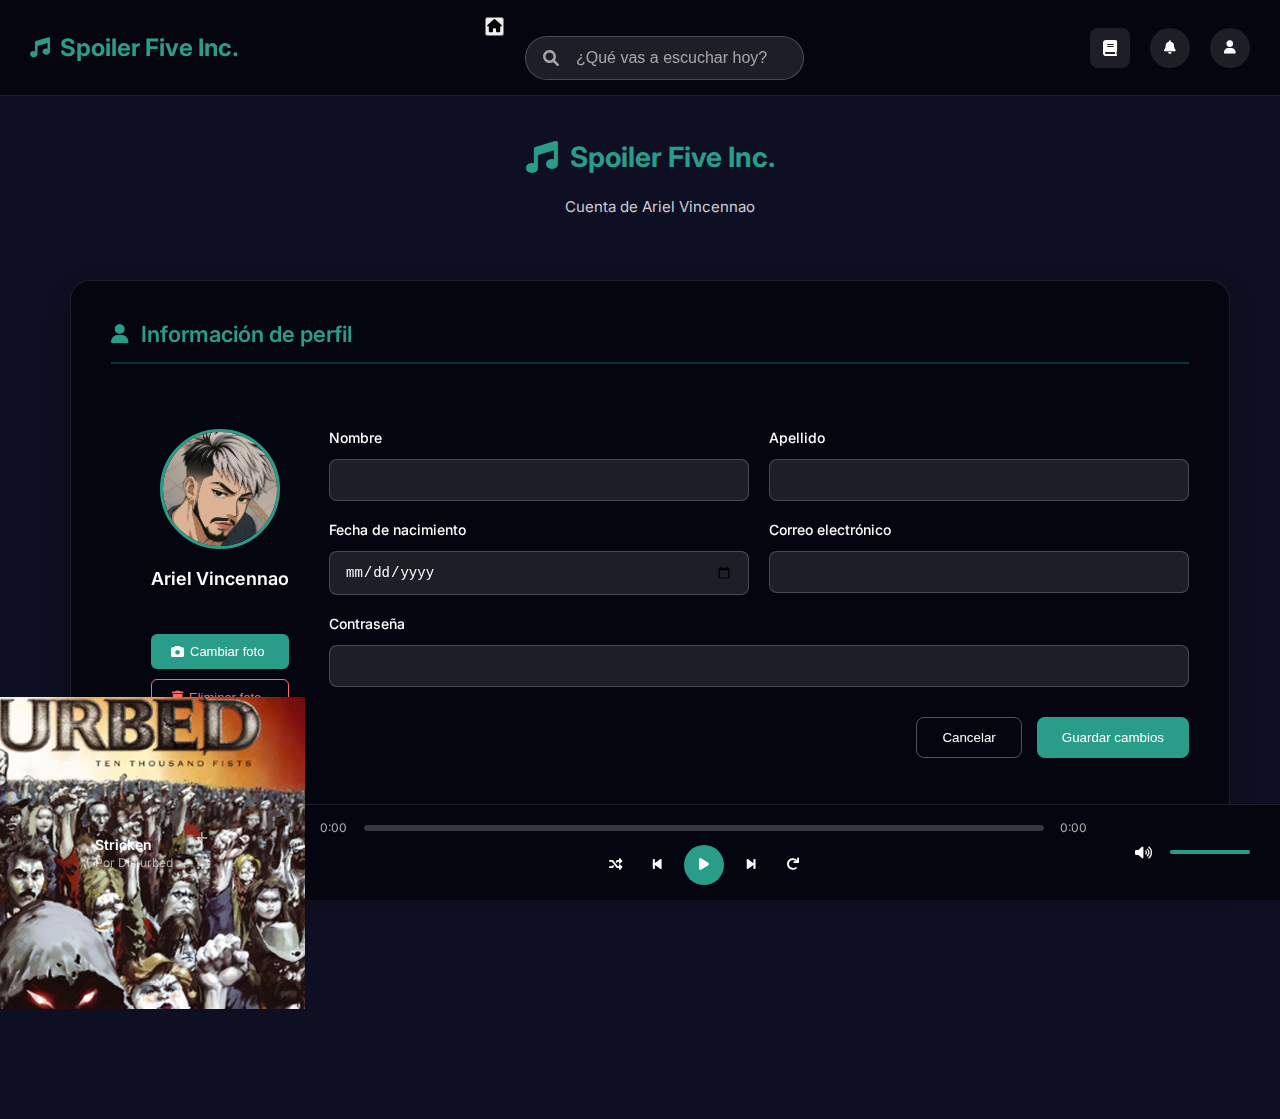
<file: my-account.html>
<!DOCTYPE html>
<html lang="es">
<head>
    <meta charset="UTF-8">
    <meta name="viewport" content="width=device-width, initial-scale=1.0">
    <title>Ayuda y Soporte - Spoiler Five Inc.</title>
    <link href="https://cdnjs.cloudflare.com/ajax/libs/font-awesome/6.0.0/css/all.min.css" rel="stylesheet">
    <link href="https://fonts.googleapis.com/css2?family=Inter:wght@300;400;500;600;700&display=swap" rel="stylesheet">
    <link href="styles.css" rel="stylesheet">
    <style>
        /* Estilos específicos para la página de ayuda */
        .help-container {
            min-height: calc(100vh - 80px);
            background: #0f0f23;
            padding: 20px;
            position: relative;
            overflow: hidden;
            display: flex;
            align-items: center;
            justify-content: center;
            margin-top: 80px;
        }

        .help-content {
            max-width: 1200px;
            width: 100%;
            padding: 40px 20px;
            position: relative;
            z-index: 1;
        }

        .help-header {
            text-align: center;
            margin-bottom: 60px;
        }

        .help-logo {
            display: flex;
            align-items: center;
            justify-content: center;
            gap: 12px;
            margin-bottom: 20px;
        }

        .help-logo i {
            font-size: 32px;
            color: #2a9d8a;
        }

        .help-logo h1 {
            font-size: 28px;
            font-weight: 700;
            color: #2a9d8a;
            margin: 0;
        }

        .help-subtitle {
            font-size: 16px;
            color: rgba(255, 255, 255, 0.7);
            margin: 0;
        }

        .help-content-container {
            background: rgba(5, 5, 15, 0.95);
            backdrop-filter: blur(20px);
            border: 1px solid rgba(255, 255, 255, 0.1);
            border-radius: 20px;
            padding: 40px;
            box-shadow: 0 10px 30px rgba(0, 0, 0, 0.2);
            margin: 0 auto 60px auto;
            max-width: 1200px;
            width: 100%;
        }

        .help-section {
            margin-bottom: 40px;
        }

        .help-section:last-child {
            margin-bottom: 0;
        }

        .help-section h3 {
            color: #2a9d8a;
            font-size: 22px;
            font-weight: 600;
            margin-bottom: 25px;
            display: flex;
            align-items: center;
            gap: 12px;
            padding-bottom: 15px;
            border-bottom: 2px solid rgba(42, 157, 138, 0.3);
        }

        .help-section h3 i {
            font-size: 20px;
        }

        .help-content {
            margin-left: 20px;
        }

        .help-content h4 {
            color: #ffffff;
            font-size: 18px;
            font-weight: 500;
            margin: 25px 0 12px 0;
            display: flex;
            align-items: center;
            gap: 8px;
        }

        .help-content h4:first-child {
            margin-top: 0;
        }

        .help-content h4::before {
            content: "•";
            color: #2a9d8a;
            font-weight: bold;
            font-size: 20px;
        }

        .help-content p {
            color: rgba(255, 255, 255, 0.8);
            font-size: 15px;
            line-height: 1.7;
            margin: 0 0 20px 0;
            padding-left: 20px;
        }

        .help-content p:last-child {
            margin-bottom: 0;
        }

        .contact-text {
            text-align: center;
            margin-top: 40px;
        }

        .contact-text h3 {
            color: #2a9d8a;
            font-size: 24px;
            font-weight: 600;
            margin-bottom: 20px;
        }

        .contact-text p {
            color: rgba(255, 255, 255, 0.7);
            font-size: 16px;
            margin-bottom: 20px;
        }

        .contact-email {
            color: #2a9d8a !important;
            font-size: 18px !important;
            font-weight: 500 !important;
            margin-bottom: 0 !important;
            text-decoration: none;
        }


        /* Responsive */
        @media (max-width: 768px) {
            .help-content {
                padding: 20px 10px;
            }

            .help-content-container {
                padding: 25px 20px;
            }

            .help-section {
                margin-bottom: 30px;
            }

            .help-section h3 {
                font-size: 20px;
                margin-bottom: 20px;
            }

            .help-content {
                margin-left: 10px;
            }

            .help-content h4 {
                font-size: 16px;
                margin: 20px 0 10px 0;
            }

            .help-content p {
                font-size: 14px;
                padding-left: 15px;
            }

            .contact-section {
                padding: 30px 20px;
            }

            .contact-buttons {
                flex-direction: column;
                align-items: center;
            }

            .help-logo h1 {
                font-size: 24px;
            }

            .help-subtitle {
                font-size: 14px;
            }
        }
        
        /* Estilos específicos para el sidebar en my-account.html */
        .sidebar-item-title {
            padding: 2px 4px 2px 0;
        }
        
        .sidebar-item:hover .sidebar-item-title {
            color: #2a9d8a !important;
        }
        
        .sidebar-item:hover .sidebar-item-subtitle {
            color: #2a9d8a !important;
        }
    </style>
</head>
<body>
    <!-- Header -->
    <header class="header">
        <div class="logo">
            <i class="fas fa-music"></i>
            Spoiler Five Inc.
        </div>
        
        <div class="search-section">
            <button class="home-btn" id="homeBtn" title="Inicio">
                <i class="fas fa-home"></i>
            </button>
            
            <div class="search-container">
                <i class="fas fa-search search-icon"></i>
                <input type="text" class="search-bar" placeholder="¿Qué vas a escuchar hoy?">
            </div>
        </div>
        
        <div class="header-actions">
            <button class="hamburger-btn" id="hamburgerBtn" title="Abrir biblioteca">
                <i class="fas fa-book"></i>
            </button>
            <button class="notification-btn" id="notificationBtn" title="Ver notificaciones">
                <i class="fas fa-bell"></i>
            </button>
            <button class="user-btn" id="userBtn" title="Abrir menú de usuario">
                <i class="fas fa-user"></i>
            </button>
        </div>
    </header>

    <!-- Panel Lateral -->
    <div class="sidebar" id="sidebar">
        <div class="sidebar-header">
            <h3>Mi Biblioteca</h3>
            <button class="close-sidebar-btn" id="closeSidebarBtn" title="Cerrar biblioteca">
                <i class="fas fa-times"></i>
            </button>
        </div>
        
        <div class="sidebar-content">
            <!-- Búsqueda en Biblioteca -->
            <div class="library-search">
                <div class="search-container">
                    <i class="fas fa-search search-icon"></i>
                    <input type="text" id="librarySearchInput" class="library-search-bar" placeholder="Buscar en tu biblioteca">
                </div>
            </div>

            <!-- Filtros de Biblioteca -->
            <div class="library-filters">
                <div class="filter-group">
                    <label class="filter-label">Tipo:</label>
                    <select class="library-filter-select" id="libraryTypeFilter">
                        <option value="all">Todos</option>
                        <option value="playlists">Playlists</option>
                        <option value="albums">Albums</option>
                        <option value="podcasts">Podcasts</option>
                    </select>
                </div>
                
                <div class="filter-group">
                    <label class="filter-label">Ordenar:</label>
                    <select class="library-filter-select" id="librarySortFilter">
                        <option value="recent">Recientes</option>
                        <option value="alphabetical">A-Z</option>
                        <option value="artist">Por artista</option>
                        <option value="date">Por fecha</option>
                    </select>
                </div>
            </div>

            <!-- Lista de Contenido -->
            <div class="sidebar-section">
                <button class="create-playlist-btn">
                    <i class="fas fa-plus"></i>
                    Crear playlist
                </button>
                <div class="sidebar-list">
                    <!-- Playlists -->
                    <div class="sidebar-item pinned-item" data-type="playlist">
                        <div class="sidebar-item-icon">
                            <i class="fas fa-heart"></i>
                        </div>
                        <div class="sidebar-item-info">
                            <span class="sidebar-item-title">
                                <span class="pinned-indicator">
                                    <i class="fas fa-thumbtack"></i>
                                </span>
                                Canciones que te gustan
                            </span>
                            <span class="sidebar-item-subtitle">Playlist · Ariel Vincennao</span>
                        </div>
                    </div>
                    
                    <div class="sidebar-item" data-type="playlist">
                        <div class="sidebar-item-icon">
                            <img src="images/p1.png" alt="Hora de Gym">
                        </div>
                        <a href="my-playlist.html" style="text-decoration: none;">
                        <div class="sidebar-item-info">
                            <span class="sidebar-item-title">Mi Playlist Personal</span>
                            <span class="sidebar-item-subtitle">Playlist · Ariel Vincennao</span>
                        </div>
                        </a>
                    </div>
                    
                    <div class="sidebar-item" data-type="playlist">
                        <div class="sidebar-item-icon">
                            <img src="images/p2.png" alt="Rock Clásico">
                        </div>
                        <div class="sidebar-item-info">
                            <span class="sidebar-item-title">Rock Clásico</span>
                            <span class="sidebar-item-subtitle">Playlist · Ariel Vincennao</span>
                        </div>
                    </div>
                    
                    <div class="sidebar-item" data-type="playlist">
                        <div class="sidebar-item-icon">
                            <img src="images/p3.png" alt="Energía Total">
                        </div>
                        <div class="sidebar-item-info">
                            <span class="sidebar-item-title">Energía Total</span>
                            <span class="sidebar-item-subtitle">Playlist · Ariel Vincennao</span>
                        </div>
                    </div>

                    <!-- Álbumes -->
                    <div class="sidebar-item" data-type="album">
                        <div class="sidebar-item-icon">
                            <img src="images/p7.png" alt="The Razors Edge">
                        </div>
                        <div class="sidebar-item-info">
                            <span class="sidebar-item-title">The Razors Edge</span>
                            <span class="sidebar-item-subtitle">Album · AC/DC</span>
                        </div>
                    </div>
                    
                    <div class="sidebar-item" data-type="album">
                        <div class="sidebar-item-icon">
                            <img src="images/p8.png" alt="The Wall">
                        </div>
                        <div class="sidebar-item-info">
                            <span class="sidebar-item-title">The Wall</span>
                            <span class="sidebar-item-subtitle">Album · Pink Floyd</span>
                        </div>
                    </div>

                    <!-- Podcasts -->
                    <div class="sidebar-item" data-type="podcast">
                        <div class="sidebar-item-icon">
                            <img src="images/p9.png" alt="Música y Más">
                        </div>
                        <div class="sidebar-item-info">
                            <span class="sidebar-item-title">Música y Más</span>
                            <span class="sidebar-item-subtitle">Podcast · Ariel Vincennao</span>
                        </div>
                    </div>
                    
                    <div class="sidebar-item" data-type="podcast">
                        <div class="sidebar-item-icon">
                            <img src="images/p10.png" alt="Rock Clásico Podcast">
                        </div>
                        <div class="sidebar-item-info">
                            <span class="sidebar-item-title">Rock Clásico Podcast</span>
                            <span class="sidebar-item-subtitle">Podcast · Ariel Vincennao</span>
                        </div>
                    </div>

                    <!-- Más Playlists -->
                    <div class="sidebar-item" data-type="playlist">
                        <div class="sidebar-item-icon">
                            <img src="images/p4.png" alt="Relajación Nocturna">
                        </div>
                        <div class="sidebar-item-info">
                            <span class="sidebar-item-title">Relajación Nocturna</span>
                            <span class="sidebar-item-subtitle">Playlist · Ariel Vincennao</span>
                        </div>
                    </div>
                    
                    <div class="sidebar-item" data-type="playlist">
                        <div class="sidebar-item-icon">
                            <img src="images/p5.png" alt="Viaje en Carretera">
                        </div>
                        <div class="sidebar-item-info">
                            <span class="sidebar-item-title">Viaje en Carretera</span>
                            <span class="sidebar-item-subtitle">Playlist · Ariel Vincennao</span>
                        </div>
                    </div>
                    
                    <div class="sidebar-item" data-type="playlist">
                        <div class="sidebar-item-icon">
                            <img src="images/p6.png" alt="Éxitos de los 80s">
                        </div>
                        <div class="sidebar-item-info">
                            <span class="sidebar-item-title">Éxitos de los 80s</span>
                            <span class="sidebar-item-subtitle">Playlist · Ariel Vincennao</span>
                        </div>
                    </div>
                </div>
            </div>
        </div>
    </div>

    <!-- Overlay para el sidebar -->
    <div class="sidebar-overlay" id="sidebarOverlay"></div>

    <!-- Panel de Notificaciones -->
    <div class="notifications-panel" id="notificationsPanel">
        <div class="notifications-header">
            <h3>Notificaciones</h3>
            <button class="close-notifications-btn" id="closeNotificationsBtn" title="Cerrar notificaciones">
                <i class="fas fa-times"></i>
            </button>
        </div>
        
        <div class="notifications-content">
            <div class="notification-item">
                <div class="notification-icon">
                    <i class="fas fa-music"></i>
                </div>
                <div class="notification-info">
                    <h4 class="notification-title">Nueva canción disponible</h4>
                    <p class="notification-text">"Thunderstruck" de AC/DC ya está disponible en tu biblioteca</p>
                    <span class="notification-time">Hace 2 horas</span>
                </div>
            </div>

            <div class="notification-item">
                <div class="notification-icon">
                    <i class="fas fa-heart"></i>
                </div>
                <div class="notification-info">
                    <h4 class="notification-title">Playlist actualizada</h4>
                    <p class="notification-text">Tu playlist "Hora de Gym" se ha actualizado con 3 nuevas canciones</p>
                    <span class="notification-time">Hace 5 horas</span>
                </div>
            </div>

            <div class="notification-item">
                <div class="notification-icon">
                    <i class="fas fa-user"></i>
                </div>
                <div class="notification-info">
                    <h4 class="notification-title">Artista seguido</h4>
                    <p class="notification-text">Pink Floyd ha lanzado un nuevo álbum: "The Wall (Remastered)"</p>
                    <span class="notification-time">Ayer</span>
                </div>
            </div>

            <div class="notification-item">
                <div class="notification-icon">
                    <i class="fas fa-star"></i>
                </div>
                <div class="notification-info">
                    <h4 class="notification-title">Recomendación personalizada</h4>
                    <p class="notification-text">Basado en tu historial, te recomendamos "Bohemian Rhapsody"</p>
                    <span class="notification-time">Hace 1 día</span>
                </div>
            </div>

            <div class="notification-item">
                <div class="notification-icon">
                    <i class="fas fa-download"></i>
                </div>
                <div class="notification-info">
                    <h4 class="notification-title">Descarga completada</h4>
                    <p class="notification-text">"Stairway to Heaven" se ha descargado correctamente</p>
                    <span class="notification-time">Hace 2 días</span>
                </div>
            </div>
        </div>

        <div class="notifications-footer">
            <button class="view-all-btn" title="Ver todas las notificaciones">
                <i class="fas fa-list"></i>
                Ver todas las notificaciones
            </button>
        </div>
    </div>

    <!-- Overlay para notificaciones -->
    <div class="notifications-overlay" id="notificationsOverlay"></div>

    <!-- Panel de Ajustes de Usuario -->
    <div class="user-settings-panel" id="userSettingsPanel">
        <div class="user-settings-header">
            <div class="user-profile">
                <div class="user-avatar">
                    <img src="images/avatar.png" alt="Avatar" class="user-avatar-img">
                </div>
                <div class="user-info">
                    <h3>Ariel Vincennao</h3>
                    <p>Plan Premium</p>
                </div>
            </div>
            <button class="close-settings-btn" id="closeSettingsBtn" title="Cerrar menú de usuario">
                <i class="fas fa-times"></i>
            </button>
        </div>
        
        <div class="user-settings-content">
            <!-- Perfil -->
            <div class="settings-section">
                <h4 class="settings-section-title">
                    <i class="fas fa-user"></i>
                    Perfil
                </h4>
                <div class="settings-list">
                    <div class="settings-item" onclick="window.location.href='my-account.html'">
                        <i class="fas fa-user-edit"></i>
                        <span>Mi cuenta</span>
                        <i class="fas fa-chevron-right"></i>
                    </div>
                    <div class="settings-item">
                        <i class="fas fa-user-friends"></i>
                        <span>Amigos</span>
                        <i class="fas fa-chevron-right"></i>
                    </div>
                    <div class="settings-item">
                        <i class="fas fa-cog"></i>
                        <span>Ajustes</span>
                        <i class="fas fa-chevron-right"></i>
                    </div>
                </div>
            </div>

            <!-- Suscripción -->
            <div class="settings-section">
                <h4 class="settings-section-title">
                    <i class="fas fa-crown"></i>
                    Suscripción
                </h4>
                <div class="settings-list">
                    <div class="settings-item" onclick="window.location.href='plans.html'">
                        <i class="fas fa-star"></i>
                        <span>Plan</span>
                        <i class="fas fa-chevron-right"></i>
                    </div>
                    <div class="settings-item">
                        <i class="fas fa-credit-card"></i>
                        <span>Método de pago</span>
                        <i class="fas fa-chevron-right"></i>
                    </div>
                    <div class="settings-item">
                        <i class="fas fa-receipt"></i>
                        <span>Facturación</span>
                        <i class="fas fa-chevron-right"></i>
                    </div>
                </div>
            </div>

            <!-- Privacidad -->
            <div class="settings-section">
                <h4 class="settings-section-title">
                    <i class="fas fa-shield-alt"></i>
                    Privacidad
                </h4>
                <div class="settings-list">
                    <div class="settings-item">
                        <i class="fas fa-lock"></i>
                        <span>Privacidad</span>
                        <i class="fas fa-chevron-right"></i>
                    </div>
                    <div class="settings-item">
                        <i class="fas fa-eye"></i>
                        <span>Actividad</span>
                        <i class="fas fa-chevron-right"></i>
                    </div>
                </div>
            </div>

            <!-- Soporte -->
            <div class="settings-section">
                <h4 class="settings-section-title">
                    <i class="fas fa-question-circle"></i>
                    Soporte
                </h4>
                <div class="settings-list">
                    <div class="settings-item">
                        <i class="fas fa-headset"></i>
                        <span>Ayuda</span>
                        <i class="fas fa-chevron-right"></i>
                    </div>
                    <div class="settings-item">
                        <i class="fas fa-comment"></i>
                        <span>Contacto</span>
                        <i class="fas fa-chevron-right"></i>
                    </div>
                    <div class="settings-item">
                        <i class="fas fa-info-circle"></i>
                        <span>Acerca de</span>
                        <i class="fas fa-chevron-right"></i>
                    </div>
                </div>
            </div>
        </div>

        <div class="user-settings-footer">
            <button class="logout-btn" title="Cerrar sesión">
                <i class="fas fa-sign-out-alt"></i>
                Cerrar sesión
            </button>
        </div>
    </div>

    <!-- Overlay para configuración de usuario -->
    <div class="settings-overlay" id="settingsOverlay"></div>

    <div class="help-container">
        <div class="help-content">
            <!-- Header -->
            <div class="help-header">
                <div class="help-logo">
                    <i class="fas fa-music"></i>
                    <h1>Spoiler Five Inc.</h1>
                </div>
                <p class="help-subtitle">Cuenta de Ariel Vincennao</p>
            </div>

            <!-- Contenido -->
            <div class="help-content-container">
                <!-- Perfil y Datos de cuenta -->
                <div class="help-section">
                    <h3><i class="fas fa-user"></i>Información de perfil</h3>
                    <div class="help-content">
                        <!-- Foto de perfil -->
                        <div style="display: flex; align-items: flex-start; gap: 40px; margin-bottom: 40px;">
                            <div style="text-align: center; flex-shrink: 0;">
                                <img src="images/avatar.png" alt="Foto de perfil" style="width: 120px; height: 120px; border-radius: 50%; object-fit: cover; border: 3px solid #2a9d8a; margin-bottom: 15px;">
                                <div style="color: #ffffff; font-size: 18px; font-weight: 600; margin-bottom: 5px;">Ariel Vincennao</div>
                                <br>
                                <br>
                                <div style="display: flex; flex-direction: column; gap: 10px;">
                                    <button style="background: #2a9d8a; color: white; border: none; padding: 10px 20px; border-radius: 6px; cursor: pointer; font-weight: 500; font-size: 13px; display: flex; align-items: center; gap: 6px; transition: all 0.3s ease;" onmouseover="this.style.background='#218a7a'" onmouseout="this.style.background='#2a9d8a'">
                                        <i class="fas fa-camera"></i>
                                        Cambiar foto
                                    </button>
                                    <button style="background: transparent; color: #ff6b6b; border: 1px solid #ff6b6b; padding: 10px 20px; border-radius: 6px; cursor: pointer; font-weight: 500; font-size: 13px; display: flex; align-items: center; gap: 6px; transition: all 0.3s ease;" onmouseover="this.style.background='#ff6b6b'; this.style.color='white'" onmouseout="this.style.background='transparent'; this.style.color='#ff6b6b'">
                                        <i class="fas fa-trash"></i>
                                        Eliminar foto
                                    </button>
                                </div>
                            </div>
                            
                            <!-- Formulario de datos -->
                            <div style="flex: 1; display: flex; flex-direction: column; gap: 20px;">
                                <div style="display: grid; grid-template-columns: 1fr 1fr; gap: 20px;">
                                    <div style="display: flex; flex-direction: column; gap: 8px;">
                                        <label style="color: #ffffff; font-size: 14px; font-weight: 500; margin-bottom: 5px;">Nombre</label>
                                        <input type="text" value="" style="background: rgba(255, 255, 255, 0.1); border: 1px solid rgba(255, 255, 255, 0.2); border-radius: 8px; padding: 12px 15px; color: #ffffff; font-size: 14px; outline: none; transition: all 0.3s ease;" onfocus="this.style.borderColor='#2a9d8a'" onblur="this.style.borderColor='rgba(255, 255, 255, 0.2)'">
                                    </div>
                                    <div style="display: flex; flex-direction: column; gap: 8px;">
                                        <label style="color: #ffffff; font-size: 14px; font-weight: 500; margin-bottom: 5px;">Apellido</label>
                                        <input type="text" value="" style="background: rgba(255, 255, 255, 0.1); border: 1px solid rgba(255, 255, 255, 0.2); border-radius: 8px; padding: 12px 15px; color: #ffffff; font-size: 14px; outline: none; transition: all 0.3s ease;" onfocus="this.style.borderColor='#2a9d8a'" onblur="this.style.borderColor='rgba(255, 255, 255, 0.2)'">
                                    </div>
                                </div>
                                
                                <div style="display: grid; grid-template-columns: 1fr 1fr; gap: 20px;">
                                    <div style="display: flex; flex-direction: column; gap: 8px;">
                                        <label style="color: #ffffff; font-size: 14px; font-weight: 500; margin-bottom: 5px;">Fecha de nacimiento</label>
                                        <input type="date" value="" style="background: rgba(255, 255, 255, 0.1); border: 1px solid rgba(255, 255, 255, 0.2); border-radius: 8px; padding: 12px 15px; color: #ffffff; font-size: 14px; outline: none; transition: all 0.3s ease;" onfocus="this.style.borderColor='#2a9d8a'" onblur="this.style.borderColor='rgba(255, 255, 255, 0.2)'">
                                    </div>
                                    <div style="display: flex; flex-direction: column; gap: 8px;">
                                        <label style="color: #ffffff; font-size: 14px; font-weight: 500; margin-bottom: 5px;">Correo electrónico</label>
                                        <input type="email" value="" style="background: rgba(255, 255, 255, 0.1); border: 1px solid rgba(255, 255, 255, 0.2); border-radius: 8px; padding: 12px 15px; color: #ffffff; font-size: 14px; outline: none; transition: all 0.3s ease;" onfocus="this.style.borderColor='#2a9d8a'" onblur="this.style.borderColor='rgba(255, 255, 255, 0.2)'">
                                    </div>
                                </div>
                                
                                <div style="display: flex; flex-direction: column; gap: 8px;">
                                    <label style="color: #ffffff; font-size: 14px; font-weight: 500; margin-bottom: 5px;">Contraseña</label>
                                    <input type="password" value="" style="background: rgba(255, 255, 255, 0.1); border: 1px solid rgba(255, 255, 255, 0.2); border-radius: 8px; padding: 12px 15px; color: #ffffff; font-size: 14px; outline: none; transition: all 0.3s ease;" onfocus="this.style.borderColor='#2a9d8a'" onblur="this.style.borderColor='rgba(255, 255, 255, 0.2)'">
                                </div>
                                
                                <div style="display: flex; gap: 15px; justify-content: flex-end; margin-top: 10px;">
                                    <button style="background: transparent; color: #ffffff; border: 1px solid rgba(255, 255, 255, 0.3); padding: 12px 25px; border-radius: 8px; cursor: pointer; font-weight: 500; transition: all 0.3s ease;" onmouseover="this.style.background='rgba(255, 255, 255, 0.1)'" onmouseout="this.style.background='transparent'">
                                        Cancelar
                                    </button>
                                    <button style="background: #2a9d8a; color: white; border: none; padding: 12px 25px; border-radius: 8px; cursor: pointer; font-weight: 500; transition: all 0.3s ease;" onmouseover="this.style.background='#218a7a'" onmouseout="this.style.background='#2a9d8a'">
                                        Guardar cambios
                                    </button>
                                </div>
                            </div>
                        </div>
                    </div>
                </div>
            </div>
        </div>
    </div>

    <!-- Player Fijo -->
    <div class="player">
        <div class="player-info">
            <div class="player-image">
                <img src="images/p14.png" alt="Stricken">
            </div>
            <div class="player-details">
                <h4>Stricken</h4>
                <p>Por Disturbed</p>
            </div>
            <div class="player-actions">
                <button class="action-btn add-to-playlist-btn" title="Agregar a Mi Biblioteca">
                    <i class="fas fa-plus"></i>
                </button>
                <button class="action-btn context-menu-btn" title="Abrir menú contextual">
                    <i class="fas fa-ellipsis-h"></i>
                </button>
            </div>
        </div>

        <div class="player-controls">
            <div class="progress-container">
                <div class="time-display">
                    <span class="current-time">0:00</span>
                </div>
            <div class="progress-bar">
                <div class="progress-fill"></div>
                </div>
                <div class="time-display">
                    <span class="total-time">0:00</span>
                </div>
            </div>
            <div class="control-buttons">
                <button class="control-btn" title="Reproducción aleatoria">
                    <i class="fas fa-random"></i>
                </button>
                <button class="control-btn" title="Canción anterior">
                    <i class="fas fa-step-backward"></i>
                </button>
                <button class="play-pause-btn" title="Reproducir/Pausar">
                    <i class="fas fa-play"></i>
                </button>
                <button class="control-btn" title="Siguiente canción">
                    <i class="fas fa-step-forward"></i>
                </button>
                <button class="control-btn" title="Repetir">
                    <i class="fas fa-redo"></i>
                </button>
            </div>
        </div>

        <div class="volume-control">
            <button class="control-btn" title="Silenciar/Activar volumen">
                <i class="fas fa-volume-up"></i>
            </button>
            <div class="volume-slider">
                <div class="volume-fill"></div>
            </div>
        </div>
    </div>

    <script src="script.js"></script>
</body>
</html>
</file>
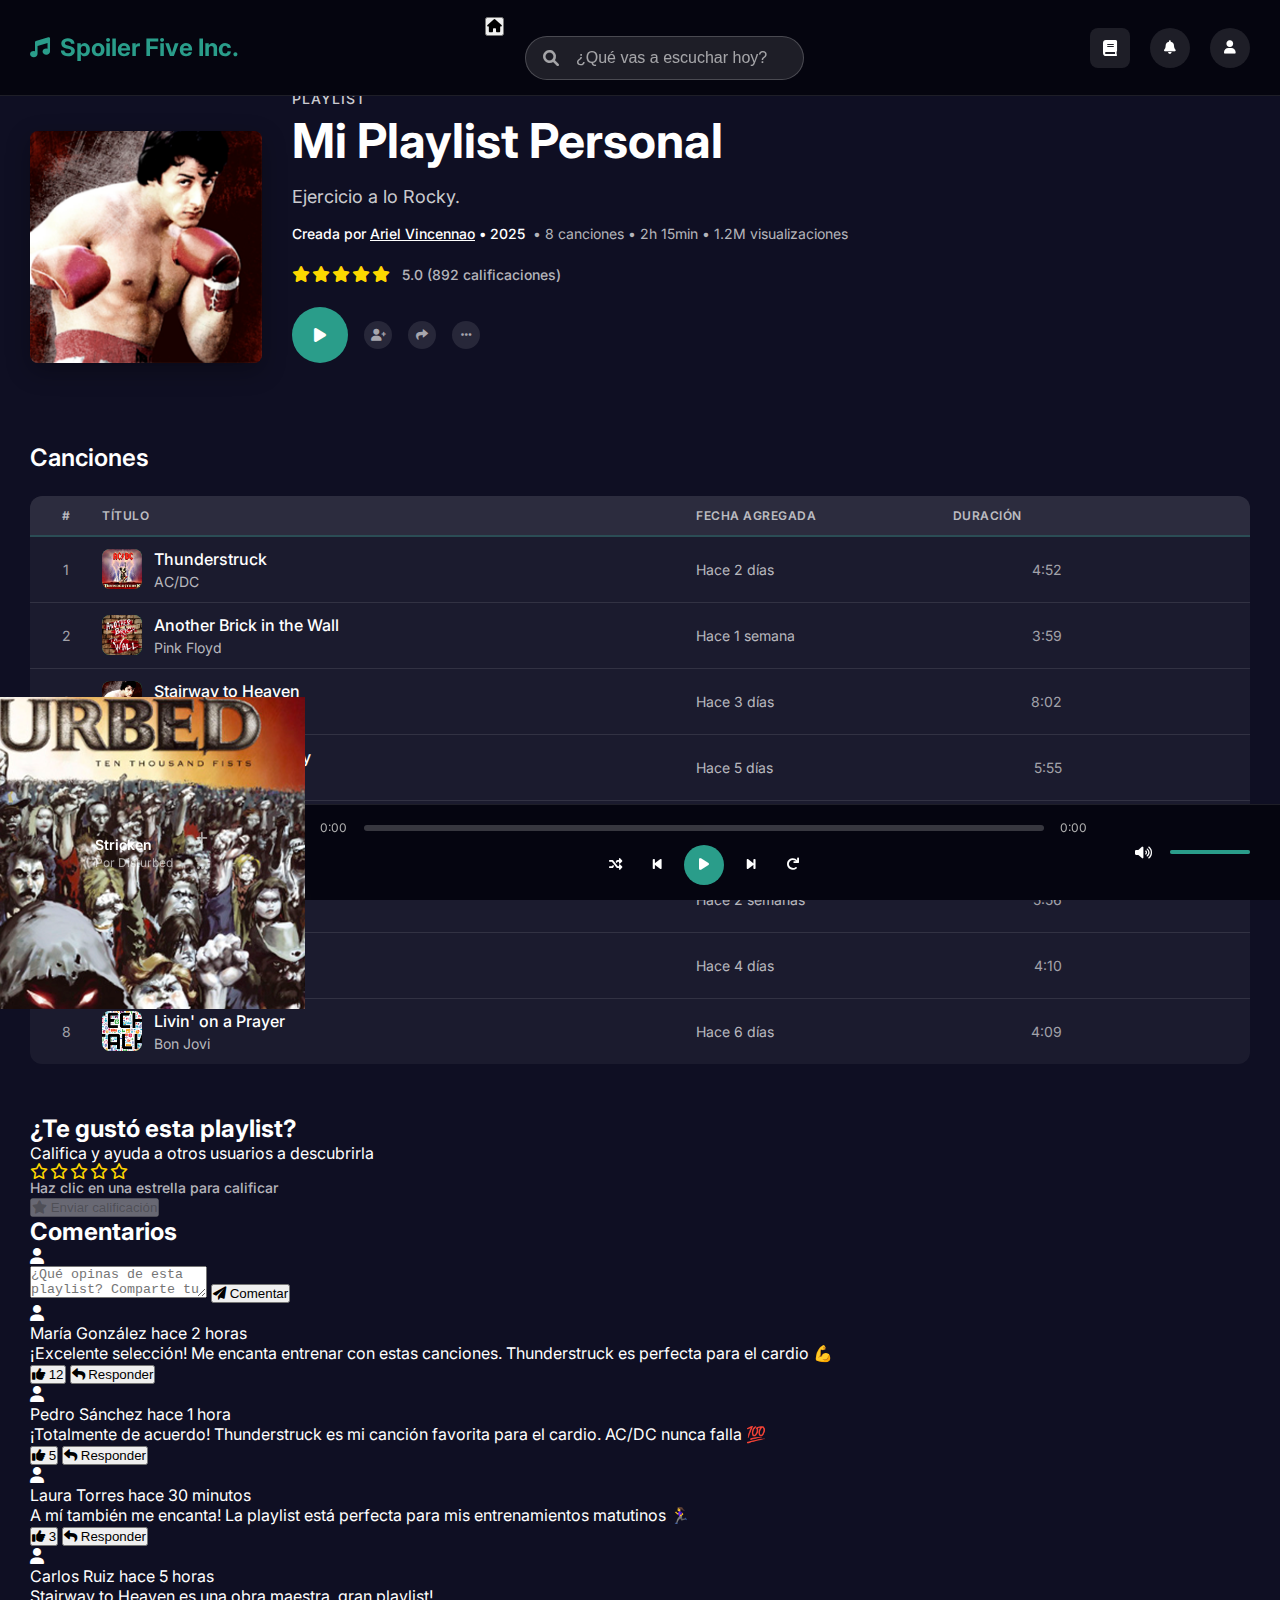
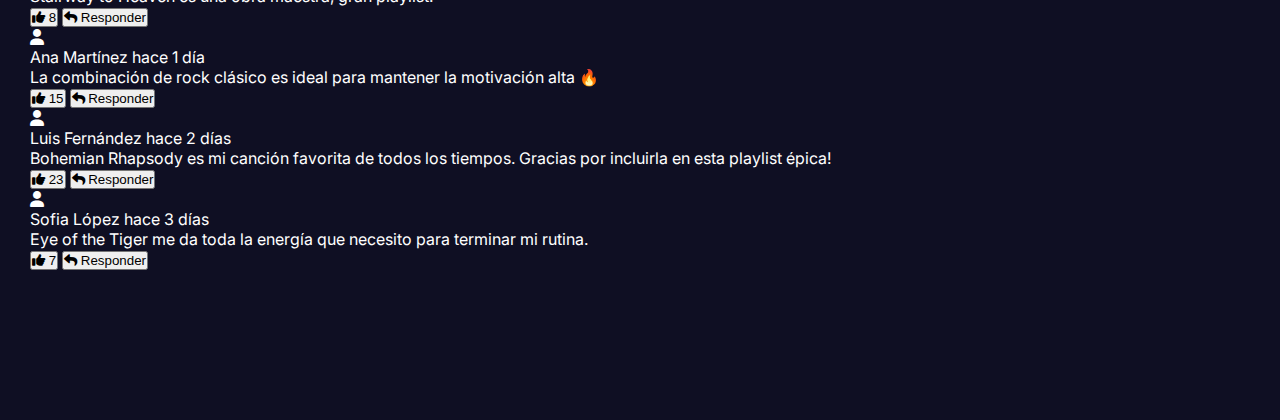
<file: my-playlist.html>
<!DOCTYPE html>
<html lang="es">
<head>
    <meta charset="UTF-8">
    <meta name="viewport" content="width=device-width, initial-scale=1.0">
    <title>Mi Playlist - Spoiler Five</title>
    <link href="https://cdnjs.cloudflare.com/ajax/libs/font-awesome/6.0.0/css/all.min.css" rel="stylesheet">
    <link href="https://fonts.googleapis.com/css2?family=Inter:wght@300;400;500;600;700&display=swap" rel="stylesheet">
    <link href="styles.css" rel="stylesheet">
    <style>
        .song-image img {
            width: 100%;
            height: 100%;
            object-fit: cover;
            border-radius: 4px;
        }
        
        .play-btn:hover {
            background: rgba(42, 157, 138, 1);
            transform: scale(1.02);
        }
        
        .song-item:hover .song-image img {
            opacity: 0;
        }
        
        .song-item:hover .song-image {
            background-color: #2B7A70;
        }
        
        .song-item:hover .song-title {
            color: #2a9d8a;
        }
        
        .song-item:hover .song-artist {
            color: #2a9d8a;
        }
        
        /* Estilos específicos para el sidebar en my-playlist.html */
        .sidebar-item-title {
            padding: 2px 4px 2px 0;
        }
        
        .sidebar-item:hover .sidebar-item-title {
            color: #2a9d8a !important;
        }
        
        .sidebar-item:hover .sidebar-item-subtitle {
            color: #2a9d8a !important;
        }
    </style>
</head>
<body>
    <!-- Header -->
    <header class="header">
        <div class="logo">
            <i class="fas fa-music"></i>
            Spoiler Five Inc.
        </div>
        
        <div class="search-section">
            <button class="home-btn" id="homeBtn" title="Inicio">
                <i class="fas fa-home"></i>
            </button>
            
            <div class="search-container">
                <i class="fas fa-search search-icon"></i>
                <input type="text" id="searchInput" class="search-bar" placeholder="¿Qué vas a escuchar hoy?">
            </div>
        </div>
        
        <div class="header-actions">
            <button class="hamburger-btn" id="hamburgerBtn" title="Abrir biblioteca">
                <i class="fas fa-book"></i>
            </button>
            <button class="notification-btn" id="notificationBtn" title="Ver notificaciones">
                <i class="fas fa-bell"></i>
            </button>
            <button class="user-btn" id="userBtn" title="Abrir menú de usuario">
                <i class="fas fa-user"></i>
            </button>
        </div>
    </header>

    <!-- Panel Lateral -->
    <div class="sidebar" id="sidebar">
        <div class="sidebar-header">
            <h3>Mi Biblioteca</h3>
            <button class="close-sidebar-btn" id="closeSidebarBtn" title="Cerrar biblioteca">
                <i class="fas fa-times"></i>
            </button>
        </div>
        
        <div class="sidebar-content">
            <!-- Búsqueda en Biblioteca -->
            <div class="library-search">
                <div class="search-container">
                    <i class="fas fa-search search-icon"></i>
                    <input type="text" id="librarySearchInput" class="library-search-bar" placeholder="Buscar en tu biblioteca">
                </div>
            </div>

            <!-- Filtros de Biblioteca -->
            <div class="library-filters">
                <div class="filter-group">
                    <label class="filter-label">Tipo:</label>
                    <select class="library-filter-select" id="libraryTypeFilter">
                        <option value="all">Todos</option>
                        <option value="playlists">Playlists</option>
                        <option value="albums">Albums</option>
                        <option value="podcasts">Podcasts</option>
                    </select>
                </div>
                
                <div class="filter-group">
                    <label class="filter-label">Ordenar:</label>
                    <select class="library-filter-select" id="librarySortFilter">
                        <option value="recent">Recientes</option>
                        <option value="alphabetical">A-Z</option>
                        <option value="artist">Por artista</option>
                        <option value="date">Por fecha</option>
                    </select>
                </div>
            </div>

            <!-- Lista de Contenido -->
            <div class="sidebar-section">
                <button class="create-playlist-btn">
                    <i class="fas fa-plus"></i>
                    Crear playlist
                </button>
                <div class="sidebar-list">
                    <!-- Playlists -->
                    <div class="sidebar-item pinned-item" data-type="playlist">
                        <div class="sidebar-item-icon">
                            <i class="fas fa-heart"></i>
                        </div>
                        <div class="sidebar-item-info">
                            <span class="sidebar-item-title">
                                <span class="pinned-indicator">
                                    <i class="fas fa-thumbtack"></i>
                                </span>
                                Canciones que te gustan
                            </span>
                            <span class="sidebar-item-subtitle">Playlist · Ariel Vincennao</span>
                        </div>
                    </div>
                    
                    <div class="sidebar-item" data-type="playlist">
                        <div class="sidebar-item-icon">
                            <img src="images/p1.png" alt="Hora de Gym">
                        </div>
                        <a href="my-playlist.html" style="text-decoration: none;">
                        <div class="sidebar-item-info">
                            <span class="sidebar-item-title">Mi Playlist Personal</span>
                            <span class="sidebar-item-subtitle">Playlist · Ariel Vincennao</span>
                        </div>
                        </a>
                    </div>
                    
                    <div class="sidebar-item" data-type="playlist">
                        <div class="sidebar-item-icon">
                            <img src="images/p2.png" alt="Rock Clásico">
                        </div>
                        <div class="sidebar-item-info">
                            <span class="sidebar-item-title">Rock Clásico</span>
                            <span class="sidebar-item-subtitle">Playlist · Ariel Vincennao</span>
                        </div>
                    </div>
                    
                    <div class="sidebar-item" data-type="playlist">
                        <div class="sidebar-item-icon">
                            <img src="images/p3.png" alt="Energía Total">
                        </div>
                        <div class="sidebar-item-info">
                            <span class="sidebar-item-title">Energía Total</span>
                            <span class="sidebar-item-subtitle">Playlist · Ariel Vincennao</span>
                        </div>
                    </div>

                    <!-- Álbumes -->
                    <div class="sidebar-item" data-type="album">
                        <div class="sidebar-item-icon">
                            <i class="fas fa-compact-disc"></i>
                        </div>
                        <div class="sidebar-item-info">
                            <span class="sidebar-item-title">The Razors Edge</span>
                            <span class="sidebar-item-subtitle">Album · AC/DC</span>
                        </div>
                    </div>
                    
                    <div class="sidebar-item" data-type="album">
                        <div class="sidebar-item-icon">
                            <i class="fas fa-compact-disc"></i>
                        </div>
                        <div class="sidebar-item-info">
                            <span class="sidebar-item-title">The Wall</span>
                            <span class="sidebar-item-subtitle">Album · Pink Floyd</span>
                        </div>
                    </div>

                    <!-- Podcasts -->
                    <div class="sidebar-item" data-type="podcast">
                        <div class="sidebar-item-icon">
                            <i class="fas fa-microphone"></i>
                        </div>
                        <div class="sidebar-item-info">
                            <span class="sidebar-item-title">Música y Más</span>
                            <span class="sidebar-item-subtitle">Podcast · Ariel Vincennao</span>
                        </div>
                    </div>
                    
                    <div class="sidebar-item" data-type="podcast">
                        <div class="sidebar-item-icon">
                            <i class="fas fa-microphone"></i>
                        </div>
                        <div class="sidebar-item-info">
                            <span class="sidebar-item-title">Rock Clásico Podcast</span>
                            <span class="sidebar-item-subtitle">Playlist · Ariel Vincennao</span>
                        </div>
                    </div>

                    <!-- Más Playlists -->
                    <div class="sidebar-item" data-type="playlist">
                        <div class="sidebar-item-icon">
                            <i class="fas fa-moon"></i>
                        </div>
                        <div class="sidebar-item-info">
                            <span class="sidebar-item-title">Relajación Nocturna</span>
                            <span class="sidebar-item-subtitle">Podcast · Ariel Vincennao</span>
                        </div>
                    </div>
                    
                    <div class="sidebar-item" data-type="playlist">
                        <div class="sidebar-item-icon">
                            <i class="fas fa-car"></i>
                        </div>
                        <div class="sidebar-item-info">
                            <span class="sidebar-item-title">Viaje en Carretera</span>
                            <span class="sidebar-item-subtitle">Playlist · Ariel Vincennao</span>
                        </div>
                    </div>
                    
                    <div class="sidebar-item" data-type="playlist">
                        <div class="sidebar-item-icon">
                            <i class="fas fa-star"></i>
                        </div>
                        <div class="sidebar-item-info">
                            <span class="sidebar-item-title">Éxitos de los 80s</span>
                            <span class="sidebar-item-subtitle">Playlist · Ariel Vincennao</span>
                        </div>
                    </div>

                    <!-- Más Álbumes -->
                    <div class="sidebar-item" data-type="album">
                        <div class="sidebar-item-icon">
                            <i class="fas fa-compact-disc"></i>
                        </div>
                        <div class="sidebar-item-info">
                            <span class="sidebar-item-title">Dark Side of the Moon</span>
                            <span class="sidebar-item-subtitle">Album · Pink Floyd</span>
                        </div>
                    </div>
                    
                    <div class="sidebar-item" data-type="album">
                        <div class="sidebar-item-icon">
                            <i class="fas fa-compact-disc"></i>
                        </div>
                        <div class="sidebar-item-info">
                            <span class="sidebar-item-title">Back in Black</span>
                            <span class="sidebar-item-subtitle">Album · AC/DC</span>
                        </div>
                    </div>
                    
                    <div class="sidebar-item" data-type="album">
                        <div class="sidebar-item-icon">
                            <i class="fas fa-compact-disc"></i>
                        </div>
                        <div class="sidebar-item-info">
                            <span class="sidebar-item-title">Led Zeppelin IV</span>
                            <span class="sidebar-item-subtitle">Album · Led Zeppelin</span>
                        </div>
                    </div>

                    <!-- Más Podcasts -->
                    <div class="sidebar-item" data-type="podcast">
                        <div class="sidebar-item-icon">
                            <i class="fas fa-microphone"></i>
                        </div>
                        <div class="sidebar-item-info">
                            <span class="sidebar-item-title">Historia del Rock</span>
                            <span class="sidebar-item-subtitle">Playlist · Ariel Vincennao</span>
                        </div>
                    </div>
                    
                    <div class="sidebar-item" data-type="podcast">
                        <div class="sidebar-item-icon">
                            <i class="fas fa-microphone"></i>
                        </div>
                        <div class="sidebar-item-info">
                            <span class="sidebar-item-title">Música Indie</span>
                            <span class="sidebar-item-subtitle">Podcast · Ariel Vincennao</span>
                        </div>
                    </div>
                </div>
            </div>
        </div>
    </div>

    <!-- Overlay para cerrar el panel -->
    <div class="sidebar-overlay" id="sidebarOverlay"></div>

    <!-- Panel de Notificaciones -->
    <div class="notifications-panel" id="notificationsPanel">
        <div class="notifications-header">
            <h3>Notificaciones</h3>
            <button class="close-notifications-btn" id="closeNotificationsBtn" title="Cerrar notificaciones">
                <i class="fas fa-times"></i>
            </button>
        </div>
        
        <div class="notifications-content">
            <div class="notification-item">
                <div class="notification-icon">
                    <i class="fas fa-music"></i>
                </div>
                <div class="notification-info">
                    <h4 class="notification-title">Nueva canción disponible</h4>
                    <p class="notification-text">"Thunderstruck" de AC/DC ya está disponible en tu biblioteca</p>
                    <span class="notification-time">Hace 2 horas</span>
                </div>
            </div>

            <div class="notification-item">
                <div class="notification-icon">
                    <i class="fas fa-heart"></i>
                </div>
                <div class="notification-info">
                    <h4 class="notification-title">Playlist actualizada</h4>
                    <p class="notification-text">Tu playlist "Mi Playlist Personal" se ha actualizado con 2 nuevas canciones</p>
                    <span class="notification-time">Hace 5 horas</span>
                </div>
            </div>

            <div class="notification-item">
                <div class="notification-icon">
                    <i class="fas fa-user"></i>
                </div>
                <div class="notification-info">
                    <h4 class="notification-title">Artista seguido</h4>
                    <p class="notification-text">Pink Floyd ha lanzado un nuevo álbum: "The Wall (Remastered)"</p>
                    <span class="notification-time">Ayer</span>
                </div>
            </div>

            <div class="notification-item">
                <div class="notification-icon">
                    <i class="fas fa-star"></i>
                </div>
                <div class="notification-info">
                    <h4 class="notification-title">Recomendación personalizada</h4>
                    <p class="notification-text">Basado en tu historial, te recomendamos "Bohemian Rhapsody"</p>
                    <span class="notification-time">Hace 1 día</span>
                </div>
            </div>

            <div class="notification-item">
                <div class="notification-icon">
                    <i class="fas fa-download"></i>
                </div>
                <div class="notification-info">
                    <h4 class="notification-title">Descarga completada</h4>
                    <p class="notification-text">"Stairway to Heaven" se ha descargado correctamente</p>
                    <span class="notification-time">Hace 2 días</span>
                </div>
            </div>
        </div>

        <div class="notifications-footer">
            <button class="view-all-btn" title="Ver todas las notificaciones">
                <i class="fas fa-list"></i>
                Ver todas las notificaciones
            </button>
        </div>
    </div>

    <!-- Overlay para cerrar notificaciones -->
    <div class="notifications-overlay" id="notificationsOverlay"></div>

    <!-- Panel de Ajustes de Usuario -->
    <div class="user-settings-panel" id="userSettingsPanel">
        <div class="user-settings-header">
            <div class="user-profile">
                <div class="user-avatar">
                    <img src="images/avatar.png" alt="Avatar" class="user-avatar-img">
                </div>
                <div class="user-info">
                    <h3>Ariel Vincennao</h3>
                    <p>Plan Premium</p>
                </div>
            </div>
            <button class="close-settings-btn" id="closeSettingsBtn" title="Cerrar menú de usuario">
                <i class="fas fa-times"></i>
            </button>
        </div>
        
        <div class="user-settings-content">
            <!-- Perfil -->
            <div class="settings-section">
                <h4 class="settings-section-title">
                    <i class="fas fa-user"></i>
                    Perfil
                </h4>
                <div class="settings-list">
                    <div class="settings-item" onclick="window.location.href='my-account.html'">
                        <i class="fas fa-user-edit"></i>
                        <span>Mi cuenta</span>
                        <i class="fas fa-chevron-right"></i>
                    </div>
                    <div class="settings-item">
                        <i class="fas fa-user-friends"></i>
                        <span>Amigos</span>
                        <i class="fas fa-chevron-right"></i>
                    </div>
                    <div class="settings-item">
                        <i class="fas fa-cog"></i>
                        <span>Ajustes</span>
                        <i class="fas fa-chevron-right"></i>
                    </div>
                </div>
            </div>

            <!-- Suscripción -->
            <div class="settings-section">
                <h4 class="settings-section-title">
                    <i class="fas fa-crown"></i>
                    Suscripción
                </h4>
                <div class="settings-list">
                    <div class="settings-item" onclick="window.location.href='plans.html'">
                        <i class="fas fa-star"></i>
                        <span>Plan</span>
                        <i class="fas fa-chevron-right"></i>
                    </div>
                    <div class="settings-item">
                        <i class="fas fa-credit-card"></i>
                        <span>Método de pago</span>
                        <i class="fas fa-chevron-right"></i>
                    </div>
                    <div class="settings-item">
                        <i class="fas fa-receipt"></i>
                        <span>Facturación</span>
                        <i class="fas fa-chevron-right"></i>
                    </div>
                </div>
            </div>

            <!-- Privacidad -->
            <div class="settings-section">
                <h4 class="settings-section-title">
                    <i class="fas fa-shield-alt"></i>
                    Privacidad
                </h4>
                <div class="settings-list">
                    <div class="settings-item">
                        <i class="fas fa-lock"></i>
                        <span>Privacidad</span>
                        <i class="fas fa-chevron-right"></i>
                    </div>
                    <div class="settings-item">
                        <i class="fas fa-eye"></i>
                        <span>Actividad</span>
                        <i class="fas fa-chevron-right"></i>
                    </div>
                </div>
            </div>

            <!-- Soporte -->
            <div class="settings-section">
                <h4 class="settings-section-title">
                    <i class="fas fa-question-circle"></i>
                    Soporte
                </h4>
                <div class="settings-list">
                    <div class="settings-item" onclick="window.location.href='help.html'">
                        <i class="fas fa-question-circle"></i>
                        <span>Ayuda</span>
                        <i class="fas fa-chevron-right"></i>
                    </div>
                    <div class="settings-item">
                        <i class="fas fa-question-circle"></i>
                        <span>Centro de ayuda</span>
                        <i class="fas fa-chevron-right"></i>
                    </div>
                    <div class="settings-item">
                        <i class="fas fa-comment"></i>
                        <span>Contactar soporte</span>
                        <i class="fas fa-chevron-right"></i>
                    </div>
                </div>
            </div>

            <!-- Cerrar sesión -->
            <div class="settings-section">
                <div class="settings-list">
                    <div class="settings-item logout-item">
                        <i class="fas fa-sign-out-alt"></i>
                        <span>Cerrar sesión</span>
                    </div>
                </div>
            </div>
        </div>

        <div class="user-settings-footer">
            <button class="logout-btn" title="Cerrar sesión">
                <i class="fas fa-sign-out-alt"></i>
                Cerrar sesión
            </button>
        </div>
    </div>

    <!-- Overlay para cerrar ajustes -->
    <div class="settings-overlay" id="settingsOverlay"></div>

    <!-- Contenido Principal -->
    <main class="main-content">
        <!-- Hero de la Playlist -->
        <section class="playlist-hero">
            <div class="playlist-hero-content">
                <div class="playlist-image">
                    <img src="images/p1.png" alt="Mi Playlist Personal">
                </div>
                <div class="playlist-info">
                    <div class="playlist-type">Playlist</div>
                    <h1 class="playlist-title">Mi Playlist Personal</h1>
                    <p class="playlist-description">Ejercicio a lo Rocky.</p>
                    <div class="playlist-meta">
                        <span class="playlist-creator">Creada por Ariel Vincennao • 2025</span>
                        <span class="playlist-stats">• 8 canciones • 2h 15min • 1.2M visualizaciones</span>
                    </div>
                    <div class="playlist-rating">
                        <div class="rating-stars">
                            <i class="fas fa-star"></i>
                            <i class="fas fa-star"></i>
                            <i class="fas fa-star"></i>
                            <i class="fas fa-star"></i>
                            <i class="fas fa-star"></i>
                        </div>
                        <span class="rating-text">5.0 (892 calificaciones)</span>
                    </div>
                    <div class="playlist-actions">
                        <button class="play-btn-large">
                            <i class="fas fa-play"></i>
                        </button>
                        <button class="context-menu-btn" title="Invitar colaboradores">
                            <i class="fas fa-user-plus"></i>
                        </button>
                        <button class="context-menu-btn" title="Compartir">
                            <i class="fas fa-share"></i>
                        </button>
                        <div class="context-menu-container">
                            <button class="context-menu-btn" title="Más opciones">
                                <i class="fas fa-ellipsis-h"></i>
                            </button>
                            <div class="context-menu">
                                <button class="context-menu-item">
                                    <i class="fas fa-user-plus"></i>
                                    <span>Invitar colaborador</span>
                                </button>
                                <button class="context-menu-item">
                                    <i class="fas fa-share"></i>
                                    <span>Compartir</span>
                                </button>
                                <button class="context-menu-item">
                                    <i class="fas fa-edit"></i>
                                    <span>Editar datos</span>
                                </button>
                                <button class="context-menu-item">
                                    <i class="fas fa-plus"></i>
                                    <span>Agregar canciones</span>
                                </button>
                                <button class="context-menu-item danger">
                                    <i class="fas fa-trash"></i>
                                    <span>Eliminar playlist</span>
                                </button>
                                <button class="context-menu-item">
                                    <i class="fas fa-flag"></i>
                                    <span>Reportar un problema</span>
                                </button>
                            </div>
                        </div>
                    </div>
                </div>
            </div>
        </section>

        <!-- Lista de Canciones -->
        <section class="songs-section">
            <div class="songs-header">
                <h2>Canciones</h2>
                <div class="songs-controls">
                </div>
            </div>
            
            <div class="songs-list">
                <!-- Encabezado de la tabla -->
                <div class="song-header">
                    <div class="song-header-number">#</div>
                    <div class="song-header-info">TÍTULO</div>
                    <div class="song-header-date">FECHA AGREGADA</div>
                    <div class="song-header-duration">DURACIÓN</div>
                    <div class="song-header-actions"></div>
                </div>
                
                <!-- Canción 1 -->
                <div class="song-item">
                    <div class="song-number">1</div>
                    <div class="song-info">
                        <div class="song-image">
                            <img src="images/c1.jpg" alt="Thunderstruck">
                        </div>
                        <div class="song-details">
                            <h4 class="song-title">Thunderstruck</h4>
                            <p class="song-artist">AC/DC</p>
                        </div>
                    </div>
                    <div class="song-date">Hace 2 días</div>
                    <div class="song-duration">4:52</div>
                    <div class="song-actions">
                        <button class="song-action-btn" title="Agregar a Mi Biblioteca">
                            <i class="fas fa-plus"></i>
                        </button>
                        <button class="song-action-btn context-menu-btn" data-song-id="1">
                            <i class="fas fa-ellipsis-h"></i>
                        </button>
                    </div>
                </div>

                <!-- Canción 2 -->
                <div class="song-item">
                    <div class="song-number">2</div>
                    <div class="song-info">
                        <div class="song-image">
                            <img src="images/c2.png" alt="Bohemian Rhapsody">
                        </div>
                        <div class="song-details">
                            <h4 class="song-title">Another Brick in the Wall</h4>
                            <p class="song-artist">Pink Floyd</p>
                        </div>
                    </div>
                    <div class="song-date">Hace 1 semana</div>
                    <div class="song-duration">3:59</div>
                    <div class="song-actions">
                        <button class="song-action-btn" title="Agregar a Mi Biblioteca">
                            <i class="fas fa-plus"></i>
                        </button>
                        <button class="song-action-btn context-menu-btn" data-song-id="2">
                            <i class="fas fa-ellipsis-h"></i>
                        </button>
                    </div>
                </div>

                <!-- Canción 3 -->
                <div class="song-item">
                    <div class="song-number">3</div>
                    <div class="song-info">
                        <div class="song-image">
                            <img src="images/p1.png" alt="Stairway to Heaven">
                        </div>
                        <div class="song-details">
                            <h4 class="song-title">Stairway to Heaven</h4>
                            <p class="song-artist">Led Zeppelin</p>
                        </div>
                    </div>
                    <div class="song-date">Hace 3 días</div>
                    <div class="song-duration">8:02</div>
                    <div class="song-actions">
                        <button class="song-action-btn" title="Agregar a Mi Biblioteca">
                            <i class="fas fa-plus"></i>
                        </button>
                        <button class="song-action-btn context-menu-btn" data-song-id="3">
                            <i class="fas fa-ellipsis-h"></i>
                        </button>
                    </div>
                </div>

                <!-- Canción 4 -->
                <div class="song-item">
                    <div class="song-number">4</div>
                    <div class="song-info">
                        <div class="song-image">
                            <img src="images/p2.png" alt="Hotel California">
                        </div>
                        <div class="song-details">
                            <h4 class="song-title">Bohemian Rhapsody</h4>
                            <p class="song-artist">Queen</p>
                        </div>
                    </div>
                    <div class="song-date">Hace 5 días</div>
                    <div class="song-duration">5:55</div>
                    <div class="song-actions">
                        <button class="song-action-btn" title="Agregar a Mi Biblioteca">
                            <i class="fas fa-plus"></i>
                        </button>
                        <button class="song-action-btn context-menu-btn" data-song-id="4">
                            <i class="fas fa-ellipsis-h"></i>
                        </button>
                    </div>
                </div>

                <!-- Canción 5 -->
                <div class="song-item">
                    <div class="song-number">5</div>
                    <div class="song-info">
                        <div class="song-image">
                            <img src="images/p3.png" alt="Sweet Child O' Mine">
                        </div>
                        <div class="song-details">
                            <h4 class="song-title">Hotel California</h4>
                            <p class="song-artist">Eagles</p>
                        </div>
                    </div>
                    <div class="song-date">Hace 1 semana</div>
                    <div class="song-duration">6:30</div>
                    <div class="song-actions">
                        <button class="song-action-btn" title="Agregar a Mi Biblioteca">
                            <i class="fas fa-plus"></i>
                        </button>
                        <button class="song-action-btn context-menu-btn" data-song-id="5">
                            <i class="fas fa-ellipsis-h"></i>
                        </button>
                    </div>
                </div>

                <!-- Canción 6 -->
                <div class="song-item">
                    <div class="song-number">6</div>
                    <div class="song-info">
                        <div class="song-image">
                            <img src="images/p4.png" alt="Sweet Child O' Mine">
                        </div>
                        <div class="song-details">
                            <h4 class="song-title">Sweet Child O' Mine</h4>
                            <p class="song-artist">Guns N' Roses</p>
                        </div>
                    </div>
                    <div class="song-date">Hace 2 semanas</div>
                    <div class="song-duration">5:56</div>
                    <div class="song-actions">
                        <button class="song-action-btn" title="Agregar a Mi Biblioteca">
                            <i class="fas fa-plus"></i>
                        </button>
                        <button class="song-action-btn context-menu-btn" data-song-id="6">
                            <i class="fas fa-ellipsis-h"></i>
                        </button>
                    </div>
                </div>

                <!-- Canción 7 -->
                <div class="song-item">
                    <div class="song-number">7</div>
                    <div class="song-info">
                        <div class="song-image">
                            <img src="images/p5.png" alt="Eye of the Tiger">
                        </div>
                        <div class="song-details">
                            <h4 class="song-title">Don't Stop Believin'</h4>
                            <p class="song-artist">Journey</p>
                        </div>
                    </div>
                    <div class="song-date">Hace 4 días</div>
                    <div class="song-duration">4:10</div>
                    <div class="song-actions">
                        <button class="song-action-btn" title="Agregar a Mi Biblioteca">
                            <i class="fas fa-plus"></i>
                        </button>
                        <button class="song-action-btn context-menu-btn" data-song-id="7">
                            <i class="fas fa-ellipsis-h"></i>
                        </button>
                    </div>
                </div>

                <!-- Canción 8 -->
                <div class="song-item">
                    <div class="song-number">8</div>
                    <div class="song-info">
                        <div class="song-image">
                            <img src="images/p6.png" alt="Livin' on a Prayer">
                        </div>
                        <div class="song-details">
                            <h4 class="song-title">Livin' on a Prayer</h4>
                            <p class="song-artist">Bon Jovi</p>
                        </div>
                    </div>
                    <div class="song-date">Hace 6 días</div>
                    <div class="song-duration">4:09</div>
                    <div class="song-actions">
                        <button class="song-action-btn" title="Agregar a Mi Biblioteca">
                            <i class="fas fa-plus"></i>
                        </button>
                        <button class="song-action-btn context-menu-btn" data-song-id="8">
                            <i class="fas fa-ellipsis-h"></i>
                        </button>
                    </div>
                </div>
            </div>
        </section>

        <!-- Sección de Calificación -->
        <section class="rating-section" id="rating-section">
            <div class="rating-container">
                <h2 class="rating-title">¿Te gustó esta playlist?</h2>
                <p class="rating-subtitle">Califica y ayuda a otros usuarios a descubrirla</p>
                
                <div class="rating-stars-container">
                    <div class="rating-stars" id="ratingStars">
                        <i class="far fa-star" data-rating="1"></i>
                        <i class="far fa-star" data-rating="2"></i>
                        <i class="far fa-star" data-rating="3"></i>
                        <i class="far fa-star" data-rating="4"></i>
                        <i class="far fa-star" data-rating="5"></i>
                    </div>
                    <p class="rating-text" id="ratingText">Haz clic en una estrella para calificar</p>
                </div>
                
                <button class="rating-submit-btn" id="ratingSubmitBtn" disabled>
                    <i class="fas fa-star"></i>
                    Enviar calificación
                </button>
            </div>
        </section>

        <!-- Sección de Comentarios -->
        <section class="comments-section">
            <div class="comments-header">
                <h2 class="comments-title">Comentarios</h2>
            </div>
            
            <!-- Formulario de nuevo comentario -->
            <div class="new-comment">
                <div class="comment-avatar">
                    <i class="fas fa-user"></i>
                </div>
                <div class="comment-form">
                    <textarea class="comment-input" placeholder="¿Qué opinas de esta playlist? Comparte tu experiencia..."></textarea>
                    <button class="comment-submit-btn">
                        <i class="fas fa-paper-plane"></i>
                        Comentar
                    </button>
                </div>
            </div>
            
            <!-- Lista de comentarios -->
            <div class="comments-list">
                <div class="comment-item">
                    <div class="comment-avatar">
                        <i class="fas fa-user"></i>
                    </div>
                    <div class="comment-content">
                        <div class="comment-header">
                            <span class="comment-author">María González</span>
                            <span class="comment-time">hace 2 horas</span>
                        </div>
                        <p class="comment-text">¡Excelente selección! Me encanta entrenar con estas canciones. Thunderstruck es perfecta para el cardio 💪</p>
                        <div class="comment-actions">
                            <button class="comment-action-btn">
                                <i class="fas fa-thumbs-up"></i>
                                <span>12</span>
                            </button>
                            <button class="comment-action-btn">
                                <i class="fas fa-reply"></i>
                                <span>Responder</span>
                            </button>
                        </div>
                        
                        <!-- Comentarios anidados -->
                        <div class="comment-replies">
                            <div class="comment-item reply">
                                <div class="comment-avatar">
                                    <i class="fas fa-user"></i>
                                </div>
                                <div class="comment-content">
                                    <div class="comment-header">
                                        <span class="comment-author">Pedro Sánchez</span>
                                        <span class="comment-time">hace 1 hora</span>
                                    </div>
                                    <p class="comment-text">¡Totalmente de acuerdo! Thunderstruck es mi canción favorita para el cardio. AC/DC nunca falla 💯</p>
                                    <div class="comment-actions">
                                        <button class="comment-action-btn">
                                            <i class="fas fa-thumbs-up"></i>
                                            <span>5</span>
                                        </button>
                                        <button class="comment-action-btn">
                                            <i class="fas fa-reply"></i>
                                            <span>Responder</span>
                                        </button>
                                    </div>
                                </div>
                            </div>
                            
                            <div class="comment-item reply">
                                <div class="comment-avatar">
                                    <i class="fas fa-user"></i>
                                </div>
                                <div class="comment-content">
                                    <div class="comment-header">
                                        <span class="comment-author">Laura Torres</span>
                                        <span class="comment-time">hace 30 minutos</span>
                                    </div>
                                    <p class="comment-text">A mí también me encanta! La playlist está perfecta para mis entrenamientos matutinos 🏃‍♀️</p>
                                    <div class="comment-actions">
                                        <button class="comment-action-btn">
                                            <i class="fas fa-thumbs-up"></i>
                                            <span>3</span>
                                        </button>
                                        <button class="comment-action-btn">
                                            <i class="fas fa-reply"></i>
                                            <span>Responder</span>
                                        </button>
                                    </div>
                                </div>
                            </div>
                        </div>
                    </div>
                </div>
                
                <div class="comment-item">
                    <div class="comment-avatar">
                        <i class="fas fa-user"></i>
                    </div>
                    <div class="comment-content">
                        <div class="comment-header">
                            <span class="comment-author">Carlos Ruiz</span>
                            <span class="comment-time">hace 5 horas</span>
                        </div>
                        <p class="comment-text">Stairway to Heaven es una obra maestra, gran playlist!</p>
                        <div class="comment-actions">
                            <button class="comment-action-btn">
                                <i class="fas fa-thumbs-up"></i>
                                <span>8</span>
                            </button>
                            <button class="comment-action-btn">
                                <i class="fas fa-reply"></i>
                                <span>Responder</span>
                            </button>
                        </div>
                    </div>
                </div>
                
                <div class="comment-item">
                    <div class="comment-avatar">
                        <i class="fas fa-user"></i>
                    </div>
                    <div class="comment-content">
                        <div class="comment-header">
                            <span class="comment-author">Ana Martínez</span>
                            <span class="comment-time">hace 1 día</span>
                        </div>
                        <p class="comment-text">La combinación de rock clásico es ideal para mantener la motivación alta 🔥</p>
                        <div class="comment-actions">
                            <button class="comment-action-btn">
                                <i class="fas fa-thumbs-up"></i>
                                <span>15</span>
                            </button>
                            <button class="comment-action-btn">
                                <i class="fas fa-reply"></i>
                                <span>Responder</span>
                            </button>
                        </div>
                    </div>
                </div>
                
                <div class="comment-item">
                    <div class="comment-avatar">
                        <i class="fas fa-user"></i>
                    </div>
                    <div class="comment-content">
                        <div class="comment-header">
                            <span class="comment-author">Luis Fernández</span>
                            <span class="comment-time">hace 2 días</span>
                        </div>
                        <p class="comment-text">Bohemian Rhapsody es mi canción favorita de todos los tiempos. Gracias por incluirla en esta playlist épica!</p>
                        <div class="comment-actions">
                            <button class="comment-action-btn">
                                <i class="fas fa-thumbs-up"></i>
                                <span>23</span>
                            </button>
                            <button class="comment-action-btn">
                                <i class="fas fa-reply"></i>
                                <span>Responder</span>
                            </button>
                        </div>
                    </div>
                </div>
                
                <div class="comment-item">
                    <div class="comment-avatar">
                        <i class="fas fa-user"></i>
                    </div>
                    <div class="comment-content">
                        <div class="comment-header">
                            <span class="comment-author">Sofia López</span>
                            <span class="comment-time">hace 3 días</span>
                        </div>
                        <p class="comment-text">Eye of the Tiger me da toda la energía que necesito para terminar mi rutina.</p>
                        <div class="comment-actions">
                            <button class="comment-action-btn">
                                <i class="fas fa-thumbs-up"></i>
                                <span>7</span>
                            </button>
                            <button class="comment-action-btn">
                                <i class="fas fa-reply"></i>
                                <span>Responder</span>
                            </button>
                        </div>
                    </div>
                </div>
            </div>
            
        </section>
    </main>

    <!-- Player Fijo -->
    <div class="player">
        <div class="player-info">
            <div class="player-image">
                <img src="images/p14.png" alt="Stricken">
            </div>
            <div class="player-details">
                <h4>Stricken</h4>
                <p>Por Disturbed</p>
            </div>
            <div class="player-actions">
                <button class="action-btn add-to-playlist-btn" title="Agregar a Mi Biblioteca">
                    <i class="fas fa-plus"></i>
                </button>
                <button class="action-btn context-menu-btn" title="Abrir menú contextual">
                    <i class="fas fa-ellipsis-h"></i>
                </button>
            </div>
        </div>

        <div class="player-controls">
            <div class="progress-container">
                <div class="time-display">
                    <span class="current-time">0:00</span>
                </div>
                <div class="progress-bar">
                    <div class="progress-fill"></div>
                </div>
                <div class="time-display">
                    <span class="total-time">0:00</span>
                </div>
            </div>
            <div class="control-buttons">
                <button class="control-btn" title="Reproducción aleatoria">
                    <i class="fas fa-random"></i>
                </button>
                <button class="control-btn" title="Canción anterior">
                    <i class="fas fa-step-backward"></i>
                </button>
                <button class="play-pause-btn" title="Reproducir/Pausar">
                    <i class="fas fa-play"></i>
                </button>
                <button class="control-btn" title="Siguiente canción">
                    <i class="fas fa-step-forward"></i>
                </button>
                <button class="control-btn" title="Repetir">
                    <i class="fas fa-redo"></i>
                </button>
            </div>
        </div>

        <div class="volume-control">
            <button class="control-btn" title="Silenciar/Activar volumen">
                <i class="fas fa-volume-up"></i>
            </button>
            <div class="volume-slider">
                <div class="volume-fill"></div>
            </div>
        </div>
    </div>

    <!-- Modal de Confirmación de Eliminación -->
    <div class="modal-overlay" id="deleteModal">
        <div class="modal">
            <div class="modal-header">
                <h3>Eliminar Playlist</h3>
                <button class="close-modal-btn" id="closeDeleteModal">
                    <i class="fas fa-times"></i>
                </button>
            </div>
            <div class="modal-content">
                <p>¿Estás seguro de que quieres eliminar "Mi Playlist Personal"?</p>
                <p class="modal-warning">Esta acción no se puede deshacer.</p>
            </div>
            <div class="modal-actions">
                <button class="btn-secondary" id="cancelDelete">Cancelar</button>
                <button class="btn-danger" id="confirmDelete">Eliminar</button>
            </div>
        </div>
    </div>

    <!-- Modal de Edición de Playlist -->
    <div class="modal-overlay" id="editModal">
        <div class="modal">
            <div class="modal-header">
                <h3>Editar Playlist</h3>
                <button class="close-modal-btn" id="closeEditModal">
                    <i class="fas fa-times"></i>
                </button>
            </div>
            <div class="modal-content">
                <div class="form-group">
                    <label for="playlistName">Nombre de la playlist:</label>
                    <input type="text" id="playlistName" value="Mi Playlist Personal" class="form-input">
                </div>
                <div class="form-group">
                    <label for="playlistDescription">Descripción:</label>
                    <textarea id="playlistDescription" class="form-textarea" rows="3">Por AC/DC, Pink Floyd, Led Zeppelin y más...</textarea>
                </div>
                <div class="form-group">
                    <label for="playlistPrivacy">Privacidad:</label>
                    <select id="playlistPrivacy" class="form-select">
                        <option value="public">Pública</option>
                        <option value="private">Privada</option>
                    </select>
                </div>
            </div>
            <div class="modal-actions">
                <button class="btn-secondary" id="cancelEdit">Cancelar</button>
                <button class="btn-primary" id="saveEdit">Guardar cambios</button>
            </div>
        </div>
    </div>

    <script src="script.js"></script>
    <script>
        // Funcionalidad específica para Mi Playlist
        document.addEventListener('DOMContentLoaded', function() {
            // Modal de eliminación
            const deleteModal = document.getElementById('deleteModal');
            const closeDeleteModal = document.getElementById('closeDeleteModal');
            const cancelDelete = document.getElementById('cancelDelete');
            const confirmDelete = document.getElementById('confirmDelete');
            const deletePlaylistBtn = document.querySelector('.delete-playlist-btn');
            const contextDeleteBtn = document.querySelector('.delete-option');

            // Modal de edición
            const editModal = document.getElementById('editModal');
            const closeEditModal = document.getElementById('closeEditModal');
            const cancelEdit = document.getElementById('cancelEdit');
            const saveEdit = document.getElementById('saveEdit');
            const editPlaylistBtn = document.querySelector('.edit-playlist-btn');

            // Abrir modal de eliminación
            function openDeleteModal() {
                deleteModal.style.display = 'flex';
            }

            // Cerrar modal de eliminación
            function closeDeleteModalFunc() {
                deleteModal.style.display = 'none';
            }

            // Abrir modal de edición
            function openEditModal() {
                editModal.style.display = 'flex';
            }

            // Cerrar modal de edición
            function closeEditModalFunc() {
                editModal.style.display = 'none';
            }

            // Event listeners para eliminación
            deletePlaylistBtn.addEventListener('click', openDeleteModal);
            contextDeleteBtn.addEventListener('click', openDeleteModal);
            closeDeleteModal.addEventListener('click', closeDeleteModalFunc);
            cancelDelete.addEventListener('click', closeDeleteModalFunc);

            // Event listeners para edición
            editPlaylistBtn.addEventListener('click', openEditModal);
            closeEditModal.addEventListener('click', closeEditModalFunc);
            cancelEdit.addEventListener('click', closeEditModalFunc);

            // Confirmar eliminación
            confirmDelete.addEventListener('click', function() {
                // Aquí iría la lógica para eliminar la playlist
                alert('Playlist eliminada correctamente');
                closeDeleteModalFunc();
                // Redirigir a la biblioteca o página principal
                window.location.href = 'index.html';
            });

            // Guardar edición
            saveEdit.addEventListener('click', function() {
                const newName = document.getElementById('playlistName').value;
                const newDescription = document.getElementById('playlistDescription').value;
                const newPrivacy = document.getElementById('playlistPrivacy').value;
                
                // Aquí iría la lógica para guardar los cambios
                alert('Playlist actualizada correctamente');
                closeEditModalFunc();
                
                // Actualizar el título en la página
                document.querySelector('.playlist-title').textContent = newName;
                document.querySelector('.playlist-description').textContent = newDescription;
            });

            // Cerrar modales al hacer clic en el overlay
            deleteModal.addEventListener('click', function(e) {
                if (e.target === deleteModal) {
                    closeDeleteModalFunc();
                }
            });

            editModal.addEventListener('click', function(e) {
                if (e.target === editModal) {
                    closeEditModalFunc();
                }
            });

            // Botones de eliminar canción individual
            const removeButtons = document.querySelectorAll('.song-remove-btn');
            removeButtons.forEach(button => {
                button.addEventListener('click', function() {
                    const songItem = this.closest('.song-item');
                    if (confirm('¿Eliminar esta canción de la playlist?')) {
                        songItem.remove();
                        // Actualizar números de canción
                        updateSongNumbers();
                    }
                });
            });

            // Función para actualizar números de canción
            function updateSongNumbers() {
                const songItems = document.querySelectorAll('.song-item');
                songItems.forEach((item, index) => {
                    const numberElement = item.querySelector('.song-number');
                    numberElement.textContent = index + 1;
                });
            }

            // Funcionalidad específica para menús contextuales de playlist
            function initContextMenus() {
                const playlistContextButtons = document.querySelectorAll('.context-menu-btn');
                console.log('Botones encontrados:', playlistContextButtons.length);
                
                playlistContextButtons.forEach((btn, index) => {
                    console.log(`Configurando botón ${index + 1}:`, btn);
                    
                    // Remover listeners existentes
                    btn.removeEventListener('click', handleContextMenuClick);
                    
                    // Agregar nuevo listener
                    btn.addEventListener('click', handleContextMenuClick);
                });
            }
            
            function handleContextMenuClick(e) {
                console.log('Botón clickeado:', this);
                e.preventDefault();
                e.stopPropagation();
                
                // Buscar el menú contextual asociado
                const container = this.closest('.context-menu-container');
                const menu = container ? container.querySelector('.context-menu') : null;
                
                console.log('Container:', container);
                console.log('Menú:', menu);
                
                if (menu) {
                    console.log('Menú encontrado, toggleando...');
                    
                    // Cerrar otros menús
                    document.querySelectorAll('.context-menu').forEach(otherMenu => {
                        if (otherMenu !== menu) {
                            otherMenu.classList.remove('show');
                            otherMenu.style.opacity = '0';
                            otherMenu.style.visibility = 'hidden';
                            otherMenu.style.transform = 'translateY(10px)';
                        }
                    });
                    
                    // Toggle del menú actual
                    const isVisible = menu.classList.contains('show');
                    if (isVisible) {
                        menu.classList.remove('show');
                        menu.style.opacity = '0';
                        menu.style.visibility = 'hidden';
                        menu.style.transform = 'translateY(10px)';
                    } else {
                        menu.classList.add('show');
                        menu.style.opacity = '1';
                        menu.style.visibility = 'visible';
                        menu.style.transform = 'translateY(0)';
                    }
                    console.log('Clase show aplicada:', menu.classList.contains('show'));
                } else {
                    console.log('No se encontró menú contextual');
                }
            }
            
            // Inicializar menús contextuales
            initContextMenus();

            // Cerrar menús al hacer clic fuera
            document.addEventListener('click', function(e) {
                if (!e.target.closest('.context-menu-container') && !e.target.closest('.context-menu-btn') && !e.target.closest('.context-menu')) {
                    document.querySelectorAll('.context-menu').forEach(menu => {
                        menu.style.opacity = '0';
                        menu.style.visibility = 'hidden';
                        menu.style.transform = 'translateY(10px)';
                        menu.classList.remove('show');
                    });
                }
            });

            // Botón de calificación
            const ratingSubmitBtn = document.getElementById('ratingSubmitBtn');
            if (ratingSubmitBtn) {
                ratingSubmitBtn.addEventListener('click', function() {
                    if (!this.disabled) {
                        // Efecto visual simple
                        this.style.background = '#1a6b5e';
                        this.style.color = '#ffffff';
                        this.innerHTML = '<i class="fas fa-check"></i> ¡Calificación enviada!';
                        
                        // Deshabilitar el botón
                        this.disabled = true;
                        
                        // Mostrar mensaje de confirmación
                        setTimeout(() => {
                            alert('¡Gracias por tu calificación! 🎵');
                        }, 300);
                    }
                });
            }
        });
    </script>

    <!-- Menú Contextual Global -->
    <div class="context-menu" id="contextMenu">
        <div class="context-menu-item" onclick="addToFavorites()">
            <i class="fas fa-plus"></i>
            <span>Agregar a Canciones que te gustan</span>
        </div>
        <div class="context-menu-item" onclick="shareSong()">
            <i class="fas fa-share"></i>
            <span>Compartir</span>
        </div>
        <div class="context-menu-item" onclick="downloadSong()">
            <i class="fas fa-download"></i>
            <span>Descargar</span>
        </div>
    </div>

    <script>
        // Funcionalidad específica del reproductor para my-playlist.html
        document.addEventListener('DOMContentLoaded', function() {
            // Variables para rastrear reproducciones
            let playCount = 0;
            let hasShownRatingAlert = false;
            
            // Función para verificar y mostrar alert de calificación
            function checkRatingAlert() {
                console.log('Verificando alert:', playerState.progress, hasShownRatingAlert);
                if (playerState.progress >= 80 && !hasShownRatingAlert) {
                    playCount++;
                    hasShownRatingAlert = true;
                    console.log('Mostrando alert de calificación');
                    
                    // Obtener el nombre real de la canción desde el reproductor
                    const playerDetails = document.querySelector('.player-details h4');
                    const currentSong = playerDetails ? playerDetails.textContent : 'esta canción';
                    const alertMessage = `Has escuchado "${currentSong}" 3 veces, ¿quieres dejar tu opinión?`;
                    
                    if (confirm(alertMessage)) {
                        // Redirigir a playlist-details.html con scroll a la sección de calificación
                        window.location.href = 'playlist-details.html#rating-section';
                    } else {
                        alert('No hay problema, puedes calificar más tarde si quieres. 😊');
                    }
                    
                    // NO resetear hasShownRatingAlert - que solo aparezca una vez por sesión
                } else {
                    console.log('No se muestra alert - progreso:', playerState.progress, 'hasShown:', hasShownRatingAlert);
                }
            }
            
            // Función para resetear el estado (para testing)
            window.resetRatingState = function() {
                hasShownRatingAlert = false;
                playCount = 0;
                console.log('Estado de calificación reseteado');
            };
            
            // Barra de progreso
            const progressBar = document.querySelector('.progress-bar');
            const progressFill = document.querySelector('.progress-fill');
            
            if (progressBar && progressFill) {
                let isDragging = false;
                
                // Función para actualizar la barra de progreso
                function updateProgress(e) {
                    const rect = progressBar.getBoundingClientRect();
                    const clickX = e.clientX - rect.left;
                    const percentage = Math.max(0, Math.min(100, (clickX / rect.width) * 100));
                    progressFill.style.width = percentage + '%';
                    
                    console.log('Actualizando progreso:', percentage);
                    
                    // Actualizar estado del reproductor
                    console.log('playerState.duration:', playerState.duration);
                    playerState.progress = percentage;
                    
                    if (playerState.duration > 0) {
                        playerState.currentTime = (playerState.progress / 100) * playerState.duration;
                        
                        const currentTimeDisplay = document.querySelector('.current-time');
                        if (currentTimeDisplay) {
                            currentTimeDisplay.textContent = secondsToTime(playerState.currentTime);
                        }
                    }
                    
                    // Verificar si se llegó al 80% y mostrar alert de calificación (independiente de la duración)
                    console.log('Verificando alert con progreso:', playerState.progress);
                    checkRatingAlert();
                }
                
                // Evento de clic
                progressBar.addEventListener('click', function(e) {
                    updateProgress(e);
                });
                
                // Eventos de arrastre
                progressBar.addEventListener('mousedown', function(e) {
                    isDragging = true;
                    updateProgress(e);
                });
                
                document.addEventListener('mousemove', function(e) {
                    if (isDragging) {
                        updateProgress(e);
                    }
                });
                
                document.addEventListener('mouseup', function(e) {
                    if (isDragging) {
                        isDragging = false;
                        updateProgress(e);
                    }
                });
            }
        });

        // Funcionalidad para hacer clickeable el autor
        function initAuthorClickHandler() {
            const authorElement = document.querySelector('.playlist-creator');
            if (authorElement) {
                // Extraer solo el nombre del autor del texto completo
                const fullText = authorElement.textContent;
                const authorName = fullText.split(' • ')[0].replace('Creada por ', '');
                
                // Crear HTML con el nombre del autor como span clickeable
                const newHTML = fullText.replace(authorName, `<span class="author-name" style="cursor: pointer; text-decoration: underline;">${authorName}</span>`);
                authorElement.innerHTML = newHTML;
                
                // Agregar event listener al span del nombre del autor
                const authorNameSpan = authorElement.querySelector('.author-name');
                if (authorNameSpan) {
                    authorNameSpan.addEventListener('click', function(e) {
                        e.stopPropagation();
                        
                        // Efecto visual
                        this.style.color = '#1a6b5e';
                        setTimeout(() => {
                            this.style.color = '';
                        }, 200);
                        
                        // Mostrar alert
                        alert('Viendo detalles del autor');
                    });
                }
            }
        }
        
        // Inicializar cuando el DOM esté listo
        document.addEventListener('DOMContentLoaded', function() {
            initAuthorClickHandler();
        });
    </script>
</body>
</html>
</file>
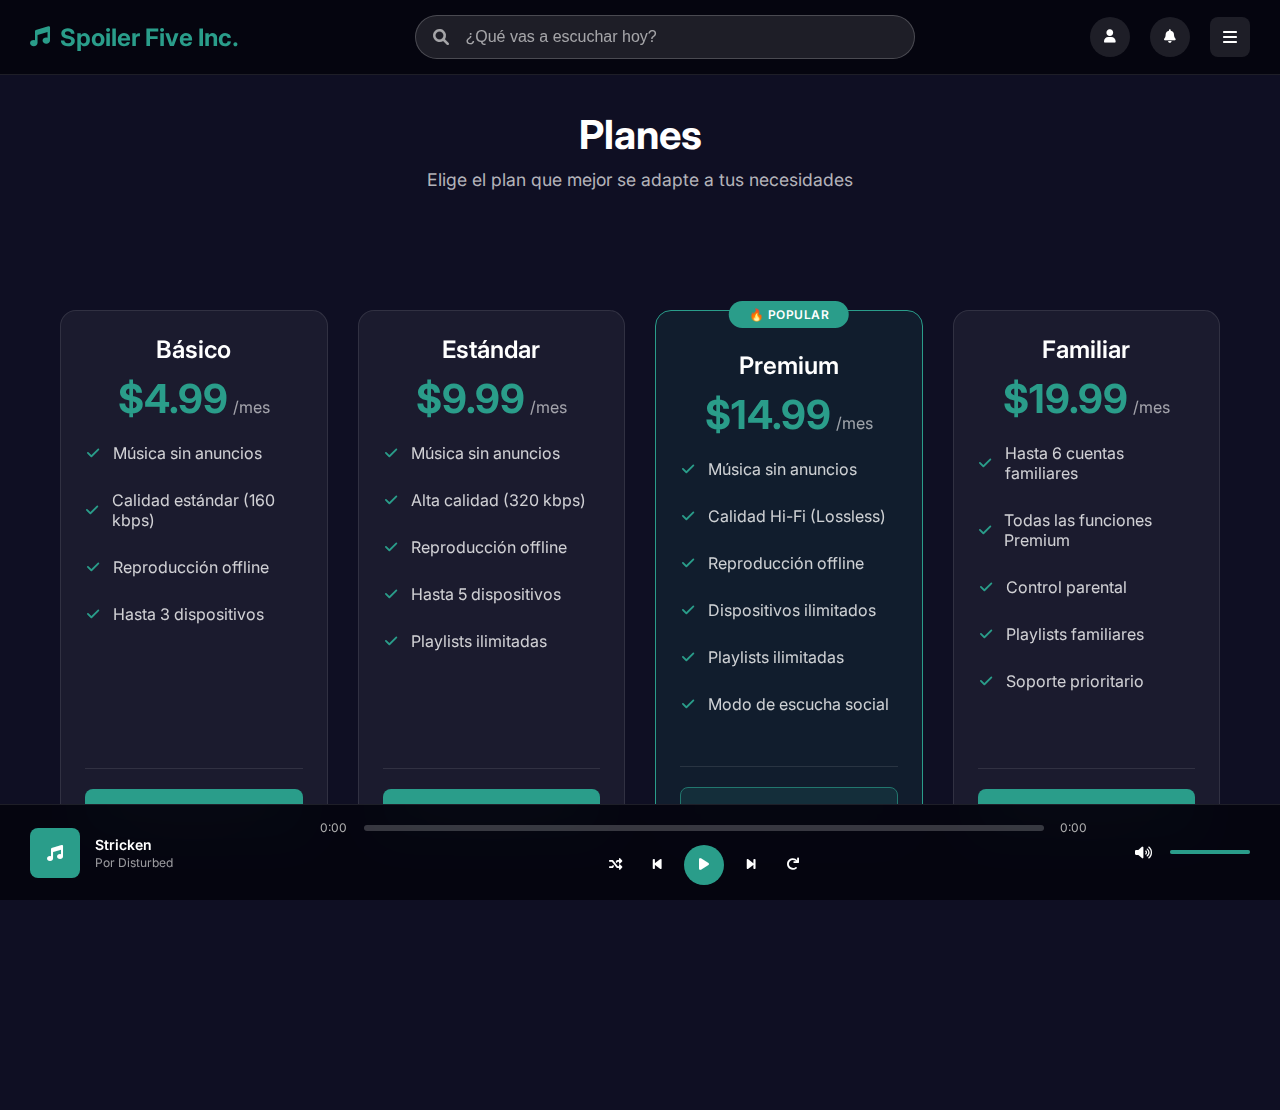
<file: plans.html>
<!DOCTYPE html>
<html lang="es">
<head>
    <meta charset="UTF-8">
    <meta name="viewport" content="width=device-width, initial-scale=1.0">
    <title>Planes - Spoiler Five</title>
    <link href="https://cdnjs.cloudflare.com/ajax/libs/font-awesome/6.0.0/css/all.min.css" rel="stylesheet">
    <link href="https://fonts.googleapis.com/css2?family=Inter:wght@300;400;500;600;700&display=swap" rel="stylesheet">
    <link href="styles.css" rel="stylesheet">
</head>
<body>
    <!-- Header -->
    <header class="header">
        <div class="logo">
            <i class="fas fa-music"></i>
            Spoiler Five Inc.
        </div>
        
        <div class="search-container">
            <i class="fas fa-search search-icon"></i>
            <input type="text" class="search-bar" placeholder="¿Qué vas a escuchar hoy?">
        </div>
        
        <div class="header-actions">
            <button class="user-btn" id="userBtn">
                <i class="fas fa-user"></i>
            </button>
            <button class="notification-btn" id="notificationBtn">
                <i class="fas fa-bell"></i>
            </button>
            <button class="hamburger-btn" id="hamburgerBtn">
                <i class="fas fa-bars"></i>
            </button>
        </div>
    </header>

    <!-- Sidebar -->
    <div class="sidebar" id="sidebar">
        <div class="sidebar-header">
            <h3>Mi Biblioteca</h3>
            <button class="close-sidebar-btn" id="closeSidebarBtn">
                <i class="fas fa-times"></i>
            </button>
        </div>
        <div class="sidebar-content">
            <!-- Filtros de Biblioteca -->
            <div class="library-filters">
                <div class="filter-group">
                    <label class="filter-label">Tipo:</label>
                    <select class="library-filter-select" id="libraryTypeFilter">
                        <option value="all">Todos</option>
                        <option value="playlists">Playlists</option>
                        <option value="albums">Albums</option>
                        <option value="podcasts">Podcasts</option>
                    </select>
                </div>
                
                <div class="filter-group">
                    <label class="filter-label">Ordenar:</label>
                    <select class="library-filter-select" id="librarySortFilter">
                        <option value="recent">Recientes</option>
                        <option value="alphabetical">A-Z</option>
                        <option value="artist">Por artista</option>
                        <option value="date">Por fecha</option>
                    </select>
                </div>
            </div>


            <!-- Lista de Contenido -->
            <div class="sidebar-section">
                <button class="create-playlist-btn">
                    <i class="fas fa-plus"></i>
                    Crear playlist
                </button>
                <div class="sidebar-list">
                    <!-- Playlists -->
                    <div class="sidebar-item pinned-item" data-type="playlist" onclick="window.location.href='favorites.html'">
                        <div class="sidebar-item-icon">
                            <i class="fas fa-heart"></i>
                        </div>
                        <div class="sidebar-item-info">
                            <span class="sidebar-item-title">
                                <span class="pinned-indicator">
                                    <i class="fas fa-thumbtack"></i>
                                </span>
                                Canciones que te gustan
                            </span>
                            <span class="sidebar-item-subtitle">Ariel Vincennao • 12 canciones</span>
                        </div>
                        <div class="sidebar-item-badge playlist-badge">Playlist</div>
                        <button class="sidebar-play-btn" onclick="event.stopPropagation(); window.location.href='favorites.html'">
                            <i class="fas fa-play"></i>
                        </button>
                    </div>
                    
                    <div class="sidebar-item" data-type="playlist">
                        <div class="sidebar-item-icon">
                            <i class="fas fa-dumbbell"></i>
                        </div>
                        <div class="sidebar-item-info">
                            <span class="sidebar-item-title">Hora de Gym</span>
                            <span class="sidebar-item-subtitle">Ariel Vincennao • 5 canciones</span>
                        </div>
                        <div class="sidebar-item-badge playlist-badge">Playlist</div>
                        <button class="sidebar-play-btn">
                            <i class="fas fa-play"></i>
                        </button>
                    </div>
                    
                    <div class="sidebar-item" data-type="playlist">
                        <div class="sidebar-item-icon">
                            <i class="fas fa-heart"></i>
                        </div>
                        <div class="sidebar-item-info">
                            <span class="sidebar-item-title">Rock Clásico</span>
                            <span class="sidebar-item-subtitle">Ariel Vincennao • 12 canciones</span>
                        </div>
                        <div class="sidebar-item-badge playlist-badge">Playlist</div>
                        <button class="sidebar-play-btn">
                            <i class="fas fa-play"></i>
                        </button>
                    </div>
                    
                    <div class="sidebar-item" data-type="playlist">
                        <div class="sidebar-item-icon">
                            <i class="fas fa-fire"></i>
                        </div>
                        <div class="sidebar-item-info">
                            <span class="sidebar-item-title">Energía Total</span>
                            <span class="sidebar-item-subtitle">Ariel Vincennao • 8 canciones</span>
                        </div>
                        <div class="sidebar-item-badge playlist-badge">Playlist</div>
                        <button class="sidebar-play-btn">
                            <i class="fas fa-play"></i>
                        </button>
                    </div>

                    <!-- Álbumes -->
                    <div class="sidebar-item" data-type="album">
                        <div class="sidebar-item-icon">
                            <i class="fas fa-compact-disc"></i>
                        </div>
                        <div class="sidebar-item-info">
                            <span class="sidebar-item-title">The Razors Edge</span>
                            <span class="sidebar-item-subtitle">AC/DC • 12 canciones</span>
                        </div>
                        <div class="sidebar-item-badge album-badge">Album</div>
                        <button class="sidebar-play-btn">
                            <i class="fas fa-play"></i>
                        </button>
                    </div>
                    
                    <div class="sidebar-item" data-type="album">
                        <div class="sidebar-item-icon">
                            <i class="fas fa-compact-disc"></i>
                        </div>
                        <div class="sidebar-item-info">
                            <span class="sidebar-item-title">The Wall</span>
                            <span class="sidebar-item-subtitle">Pink Floyd • 26 canciones</span>
                        </div>
                        <div class="sidebar-item-badge album-badge">Album</div>
                        <button class="sidebar-play-btn">
                            <i class="fas fa-play"></i>
                        </button>
                    </div>

                    <!-- Canciones -->
                    <div class="sidebar-item" data-type="song">
                        <div class="sidebar-item-icon">
                            <i class="fas fa-music"></i>
                        </div>
                        <div class="sidebar-item-info">
                            <span class="sidebar-item-title">Música y Más</span>
                            <span class="sidebar-item-subtitle">Ariel Vincennao • 15 canciones</span>
                        </div>
                        <div class="sidebar-item-badge podcast-badge">Podcast</div>
                        <button class="sidebar-play-btn">
                            <i class="fas fa-play"></i>
                        </button>
                    </div>
                    
                    <div class="sidebar-item" data-type="song">
                        <div class="sidebar-item-icon">
                            <i class="fas fa-music"></i>
                        </div>
                        <div class="sidebar-item-info">
                            <span class="sidebar-item-title">Rock Clásico Podcast</span>
                            <span class="sidebar-item-subtitle">Ariel Vincennao • 8 canciones</span>
                        </div>
                        <div class="sidebar-item-badge podcast-badge">Podcast</div>
                        <button class="sidebar-play-btn">
                            <i class="fas fa-play"></i>
                        </button>
                    </div>

                    <!-- Artistas -->

                    <!-- Más Playlists -->
                    <div class="sidebar-item" data-type="playlist">
                        <div class="sidebar-item-icon">
                            <i class="fas fa-moon"></i>
                        </div>
                        <div class="sidebar-item-info">
                            <span class="sidebar-item-title">Relajación Nocturna</span>
                            <span class="sidebar-item-subtitle">Ariel Vincennao • 15 canciones</span>
                        </div>
                        <div class="sidebar-item-badge playlist-badge">Playlist</div>
                        <button class="sidebar-play-btn">
                            <i class="fas fa-play"></i>
                        </button>
                    </div>
                    
                    <div class="sidebar-item" data-type="playlist">
                        <div class="sidebar-item-icon">
                            <i class="fas fa-car"></i>
                        </div>
                        <div class="sidebar-item-info">
                            <span class="sidebar-item-title">Viaje en Carretera</span>
                            <span class="sidebar-item-subtitle">Ariel Vincennao • 22 canciones</span>
                        </div>
                        <div class="sidebar-item-badge playlist-badge">Playlist</div>
                        <button class="sidebar-play-btn">
                            <i class="fas fa-play"></i>
                        </button>
                    </div>
                    
                    <div class="sidebar-item" data-type="playlist">
                        <div class="sidebar-item-icon">
                            <i class="fas fa-star"></i>
                        </div>
                        <div class="sidebar-item-info">
                            <span class="sidebar-item-title">Éxitos de los 80s</span>
                            <span class="sidebar-item-subtitle">Ariel Vincennao • 18 canciones</span>
                        </div>
                        <div class="sidebar-item-badge playlist-badge">Playlist</div>
                        <button class="sidebar-play-btn">
                            <i class="fas fa-play"></i>
                        </button>
                    </div>

                    <!-- Más Álbumes -->
                    <div class="sidebar-item" data-type="album">
                        <div class="sidebar-item-icon">
                            <i class="fas fa-compact-disc"></i>
                        </div>
                        <div class="sidebar-item-info">
                            <span class="sidebar-item-title">Dark Side of the Moon</span>
                            <span class="sidebar-item-subtitle">Pink Floyd • 9 canciones</span>
                        </div>
                        <div class="sidebar-item-badge album-badge">Album</div>
                        <button class="sidebar-play-btn">
                            <i class="fas fa-play"></i>
                        </button>
                    </div>
                    
                    <div class="sidebar-item" data-type="album">
                        <div class="sidebar-item-icon">
                            <i class="fas fa-compact-disc"></i>
                        </div>
                        <div class="sidebar-item-info">
                            <span class="sidebar-item-title">Back in Black</span>
                            <span class="sidebar-item-subtitle">AC/DC • 10 canciones</span>
                        </div>
                        <div class="sidebar-item-badge album-badge">Album</div>
                        <button class="sidebar-play-btn">
                            <i class="fas fa-play"></i>
                        </button>
                    </div>
                    
                    <div class="sidebar-item" data-type="album">
                        <div class="sidebar-item-icon">
                            <i class="fas fa-compact-disc"></i>
                        </div>
                        <div class="sidebar-item-info">
                            <span class="sidebar-item-title">Led Zeppelin IV</span>
                            <span class="sidebar-item-subtitle">Led Zeppelin • 8 canciones</span>
                        </div>
                        <div class="sidebar-item-badge album-badge">Album</div>
                        <button class="sidebar-play-btn">
                            <i class="fas fa-play"></i>
                        </button>
                    </div>

                    <!-- Más Podcasts -->
                    <div class="sidebar-item" data-type="podcast">
                        <div class="sidebar-item-icon">
                            <i class="fas fa-microphone"></i>
                        </div>
                        <div class="sidebar-item-info">
                            <span class="sidebar-item-title">Historia del Rock</span>
                            <span class="sidebar-item-subtitle">Ariel Vincennao • 12 canciones</span>
                        </div>
                        <div class="sidebar-item-badge podcast-badge">Podcast</div>
                        <button class="sidebar-play-btn">
                            <i class="fas fa-play"></i>
                        </button>
                    </div>
                    
                    <div class="sidebar-item" data-type="podcast">
                        <div class="sidebar-item-icon">
                            <i class="fas fa-microphone"></i>
                        </div>
                        <div class="sidebar-item-info">
                            <span class="sidebar-item-title">Música Indie</span>
                            <span class="sidebar-item-subtitle">Ariel Vincennao • 6 canciones</span>
                        </div>
                        <div class="sidebar-item-badge podcast-badge">Podcast</div>
                        <button class="sidebar-play-btn">
                            <i class="fas fa-play"></i>
                        </button>
                    </div>
                </div>
            </div>
        </div>
    </div>

    <!-- Overlay del panel lateral -->
    <div class="sidebar-overlay" id="sidebarOverlay"></div>

    <!-- Panel de notificaciones -->
    <div class="notifications-panel" id="notificationsPanel">
        <div class="notifications-header">
            <h3>Notificaciones</h3>
            <button class="close-notifications-btn" id="closeNotificationsBtn">
                <i class="fas fa-times"></i>
            </button>
        </div>
        <div class="notifications-content">
            <div class="notification-item">
                <div class="notification-icon">
                    <i class="fas fa-music"></i>
                </div>
                <div class="notification-info">
                    <h4 class="notification-title">Nueva canción</h4>
                    <p class="notification-text">AC/DC ha lanzado "Thunderstruck (Live)"</p>
                    <span class="notification-time">Hace 2 horas</span>
                </div>
            </div>

            <div class="notification-item">
                <div class="notification-icon">
                    <i class="fas fa-heart"></i>
                </div>
                <div class="notification-info">
                    <h4 class="notification-title">Playlist actualizada</h4>
                    <p class="notification-text">Tu playlist "Hora de Gym" se ha actualizado con 3 nuevas canciones</p>
                    <span class="notification-time">Hace 5 horas</span>
                </div>
            </div>

            <div class="notification-item">
                <div class="notification-icon">
                    <i class="fas fa-user"></i>
                </div>
                <div class="notification-info">
                    <h4 class="notification-title">Artista seguido</h4>
                    <p class="notification-text">Pink Floyd ha lanzado un nuevo álbum: "The Wall (Remastered)"</p>
                    <span class="notification-time">Ayer</span>
                </div>
            </div>

            <div class="notification-item">
                <div class="notification-icon">
                    <i class="fas fa-star"></i>
                </div>
                <div class="notification-info">
                    <h4 class="notification-title">Recomendación personalizada</h4>
                    <p class="notification-text">Basado en tu historial, te recomendamos "Bohemian Rhapsody"</p>
                    <span class="notification-time">Hace 1 día</span>
                </div>
            </div>

            <div class="notification-item">
                <div class="notification-icon">
                    <i class="fas fa-download"></i>
                </div>
                <div class="notification-info">
                    <h4 class="notification-title">Descarga completada</h4>
                    <p class="notification-text">"Stairway to Heaven" se ha descargado correctamente</p>
                    <span class="notification-time">Hace 2 días</span>
                </div>
            </div>
        </div>

        <div class="notifications-footer">
            <button class="view-all-btn">
                <i class="fas fa-list"></i>
                Ver todas las notificaciones
            </button>
        </div>
    </div>

    <!-- Overlay del panel de notificaciones -->
    <div class="notifications-overlay" id="notificationsOverlay"></div>

    <!-- Panel de configuración de usuario -->
    <div class="user-settings-panel" id="userSettingsPanel">
        <div class="user-settings-header">
            <div class="user-profile">
                <div class="user-avatar">
                    <i class="fas fa-user"></i>
                </div>
                <div class="user-info">
                    <h3>Ariel Vincennao</h3>
                    <p>Plan Premium</p>
                </div>
            </div>
            <button class="close-settings-btn" id="closeSettingsBtn">
                <i class="fas fa-times"></i>
            </button>
        </div>

        <div class="user-settings-content">
            <!-- Cuenta -->
            <div class="settings-section">
                <h4 class="settings-section-title">
                    <i class="fas fa-user"></i>
                    Cuenta
                </h4>
                <div class="settings-list">
                    <div class="settings-item">
                        <i class="fas fa-user-edit"></i>
                        <span>Perfil</span>
                        <i class="fas fa-chevron-right"></i>
                    </div>
                    <div class="settings-item">
                        <i class="fas fa-cog"></i>
                        <span>Configuración</span>
                        <i class="fas fa-chevron-right"></i>
                    </div>
                    <div class="settings-item">
                        <i class="fas fa-palette"></i>
                        <span>Apariencia</span>
                        <i class="fas fa-chevron-right"></i>
                    </div>
                </div>
            </div>

            <!-- Suscripción -->
            <div class="settings-section">
                <h4 class="settings-section-title">
                    <i class="fas fa-crown"></i>
                    Suscripción
                </h4>
                <div class="settings-list">
                    <div class="settings-item" onclick="window.location.href='plans.html'">
                        <i class="fas fa-star"></i>
                        <span>Plan</span>
                        <span class="settings-value">Premium</span>
                    </div>
                    <div class="settings-item">
                        <i class="fas fa-credit-card"></i>
                        <span>Método de pago</span>
                        <i class="fas fa-chevron-right"></i>
                    </div>
                    <div class="settings-item">
                        <i class="fas fa-receipt"></i>
                        <span>Facturación</span>
                        <i class="fas fa-chevron-right"></i>
                    </div>
                </div>
            </div>

            <!-- Privacidad -->
            <div class="settings-section">
                <h4 class="settings-section-title">
                    <i class="fas fa-shield-alt"></i>
                    Privacidad
                </h4>
                <div class="settings-list">
                    <div class="settings-item">
                        <i class="fas fa-lock"></i>
                        <span>Privacidad</span>
                        <i class="fas fa-chevron-right"></i>
                    </div>
                    <div class="settings-item">
                        <i class="fas fa-eye"></i>
                        <span>Actividad</span>
                        <i class="fas fa-chevron-right"></i>
                    </div>
                </div>
            </div>

            <!-- Soporte -->
            <div class="settings-section">
                <h4 class="settings-section-title">
                    <i class="fas fa-question-circle"></i>
                    Soporte
                </h4>
                <div class="settings-list">
                    <div class="settings-item">
                        <i class="fas fa-headset"></i>
                        <span>Ayuda</span>
                        <i class="fas fa-chevron-right"></i>
                    </div>
                    <div class="settings-item">
                        <i class="fas fa-comment"></i>
                        <span>Contacto</span>
                        <i class="fas fa-chevron-right"></i>
                    </div>
                    <div class="settings-item">
                        <i class="fas fa-info-circle"></i>
                        <span>Acerca de</span>
                        <i class="fas fa-chevron-right"></i>
                    </div>
                </div>
            </div>
        </div>

        <div class="user-settings-footer">
            <button class="logout-btn">
                <i class="fas fa-sign-out-alt"></i>
                Cerrar sesión
            </button>
        </div>
    </div>

    <!-- Overlay del panel de configuración -->
    <div class="settings-overlay" id="settingsOverlay"></div>

    <!-- Main Content -->
    <main class="main-content">
        <div class="page-header">
            <h1>Planes</h1>
            <p>Elige el plan que mejor se adapte a tus necesidades</p>
        </div>
        
        <div class="plans-container">

            <div class="plans-grid">
                <!-- Plan Básico -->
                <div class="plan-card">
                    <div class="plan-header">
                        <h3 class="plan-name">Básico</h3>
                        <div class="plan-price">
                            <span class="price">$4.99</span>
                            <span class="period">/mes</span>
                        </div>
                    </div>
                    <div class="plan-features">
                        <div class="feature">
                            <i class="fas fa-check"></i>
                            <span>Música sin anuncios</span>
                        </div>
                        <div class="feature">
                            <i class="fas fa-check"></i>
                            <span>Calidad estándar (160 kbps)</span>
                        </div>
                        <div class="feature">
                            <i class="fas fa-check"></i>
                            <span>Reproducción offline</span>
                        </div>
                        <div class="feature">
                            <i class="fas fa-check"></i>
                            <span>Hasta 3 dispositivos</span>
                        </div>
                    </div>
                    <div class="plan-footer">
                        <button class="plan-btn">Suscribirse</button>
                    </div>
                </div>

                <!-- Plan Estándar -->
                <div class="plan-card">
                    <div class="plan-header">
                        <h3 class="plan-name">Estándar</h3>
                        <div class="plan-price">
                            <span class="price">$9.99</span>
                            <span class="period">/mes</span>
                        </div>
                    </div>
                    <div class="plan-features">
                        <div class="feature">
                            <i class="fas fa-check"></i>
                            <span>Música sin anuncios</span>
                        </div>
                        <div class="feature">
                            <i class="fas fa-check"></i>
                            <span>Alta calidad (320 kbps)</span>
                        </div>
                        <div class="feature">
                            <i class="fas fa-check"></i>
                            <span>Reproducción offline</span>
                        </div>
                        <div class="feature">
                            <i class="fas fa-check"></i>
                            <span>Hasta 5 dispositivos</span>
                        </div>
                        <div class="feature">
                            <i class="fas fa-check"></i>
                            <span>Playlists ilimitadas</span>
                        </div>
                    </div>
                    <div class="plan-footer">
                        <button class="plan-btn">Suscribirse</button>
                    </div>
                </div>

                <!-- Plan Premium -->
                <div class="plan-card popular">
                    <div class="popular-badge">🔥 Popular</div>
                    <div class="plan-header">
                        <h3 class="plan-name">Premium</h3>
                        <div class="plan-price">
                            <span class="price">$14.99</span>
                            <span class="period">/mes</span>
                        </div>
                    </div>
                    <div class="plan-features">
                        <div class="feature">
                            <i class="fas fa-check"></i>
                            <span>Música sin anuncios</span>
                        </div>
                        <div class="feature">
                            <i class="fas fa-check"></i>
                            <span>Calidad Hi-Fi (Lossless)</span>
                        </div>
                        <div class="feature">
                            <i class="fas fa-check"></i>
                            <span>Reproducción offline</span>
                        </div>
                        <div class="feature">
                            <i class="fas fa-check"></i>
                            <span>Dispositivos ilimitados</span>
                        </div>
                        <div class="feature">
                            <i class="fas fa-check"></i>
                            <span>Playlists ilimitadas</span>
                        </div>
                        <div class="feature">
                            <i class="fas fa-check"></i>
                            <span>Modo de escucha social</span>
                        </div>
                    </div>
                    <div class="plan-footer">
                        <button class="plan-btn primary current">Actual</button>
                    </div>
                </div>

                <!-- Plan Familiar -->
                <div class="plan-card">
                    <div class="plan-header">
                        <h3 class="plan-name">Familiar</h3>
                        <div class="plan-price">
                            <span class="price">$19.99</span>
                            <span class="period">/mes</span>
                        </div>
                    </div>
                    <div class="plan-features">
                        <div class="feature">
                            <i class="fas fa-check"></i>
                            <span>Hasta 6 cuentas familiares</span>
                        </div>
                        <div class="feature">
                            <i class="fas fa-check"></i>
                            <span>Todas las funciones Premium</span>
                        </div>
                        <div class="feature">
                            <i class="fas fa-check"></i>
                            <span>Control parental</span>
                        </div>
                        <div class="feature">
                            <i class="fas fa-check"></i>
                            <span>Playlists familiares</span>
                        </div>
                        <div class="feature">
                            <i class="fas fa-check"></i>
                            <span>Soporte prioritario</span>
                        </div>
                    </div>
                    <div class="plan-footer">
                        <button class="plan-btn">Suscribirse</button>
                    </div>
                </div>
            </div>
        </div>
    </main>

    <!-- Player Fijo -->
    <div class="player">
        <div class="player-info">
            <div class="player-image">
                <i class="fas fa-music"></i>
            </div>
            <div class="player-details">
                <h4>Canción Actual</h4>
                <p>Artista - Álbum</p>
            </div>
        </div>

        <div class="player-controls">
            <div class="progress-container">
                <div class="time-display">
                    <span class="current-time">0:00</span>
                </div>
            <div class="progress-bar">
                <div class="progress-fill"></div>
                </div>
                <div class="time-display">
                    <span class="total-time">0:00</span>
                </div>
            </div>
            <div class="control-buttons">
                <button class="control-btn">
                    <i class="fas fa-random"></i>
                </button>
                <button class="control-btn">
                    <i class="fas fa-step-backward"></i>
                </button>
                <button class="play-pause-btn">
                    <i class="fas fa-play"></i>
                </button>
                <button class="control-btn">
                    <i class="fas fa-step-forward"></i>
                </button>
                <button class="control-btn">
                    <i class="fas fa-redo"></i>
                </button>
            </div>
        </div>

        <div class="volume-control">
            <button class="control-btn">
                <i class="fas fa-volume-up"></i>
            </button>
            <div class="volume-slider">
                <div class="volume-fill"></div>
            </div>
        </div>
    </div>

    <script src="script.js"></script>
</body>
</html>
</file>
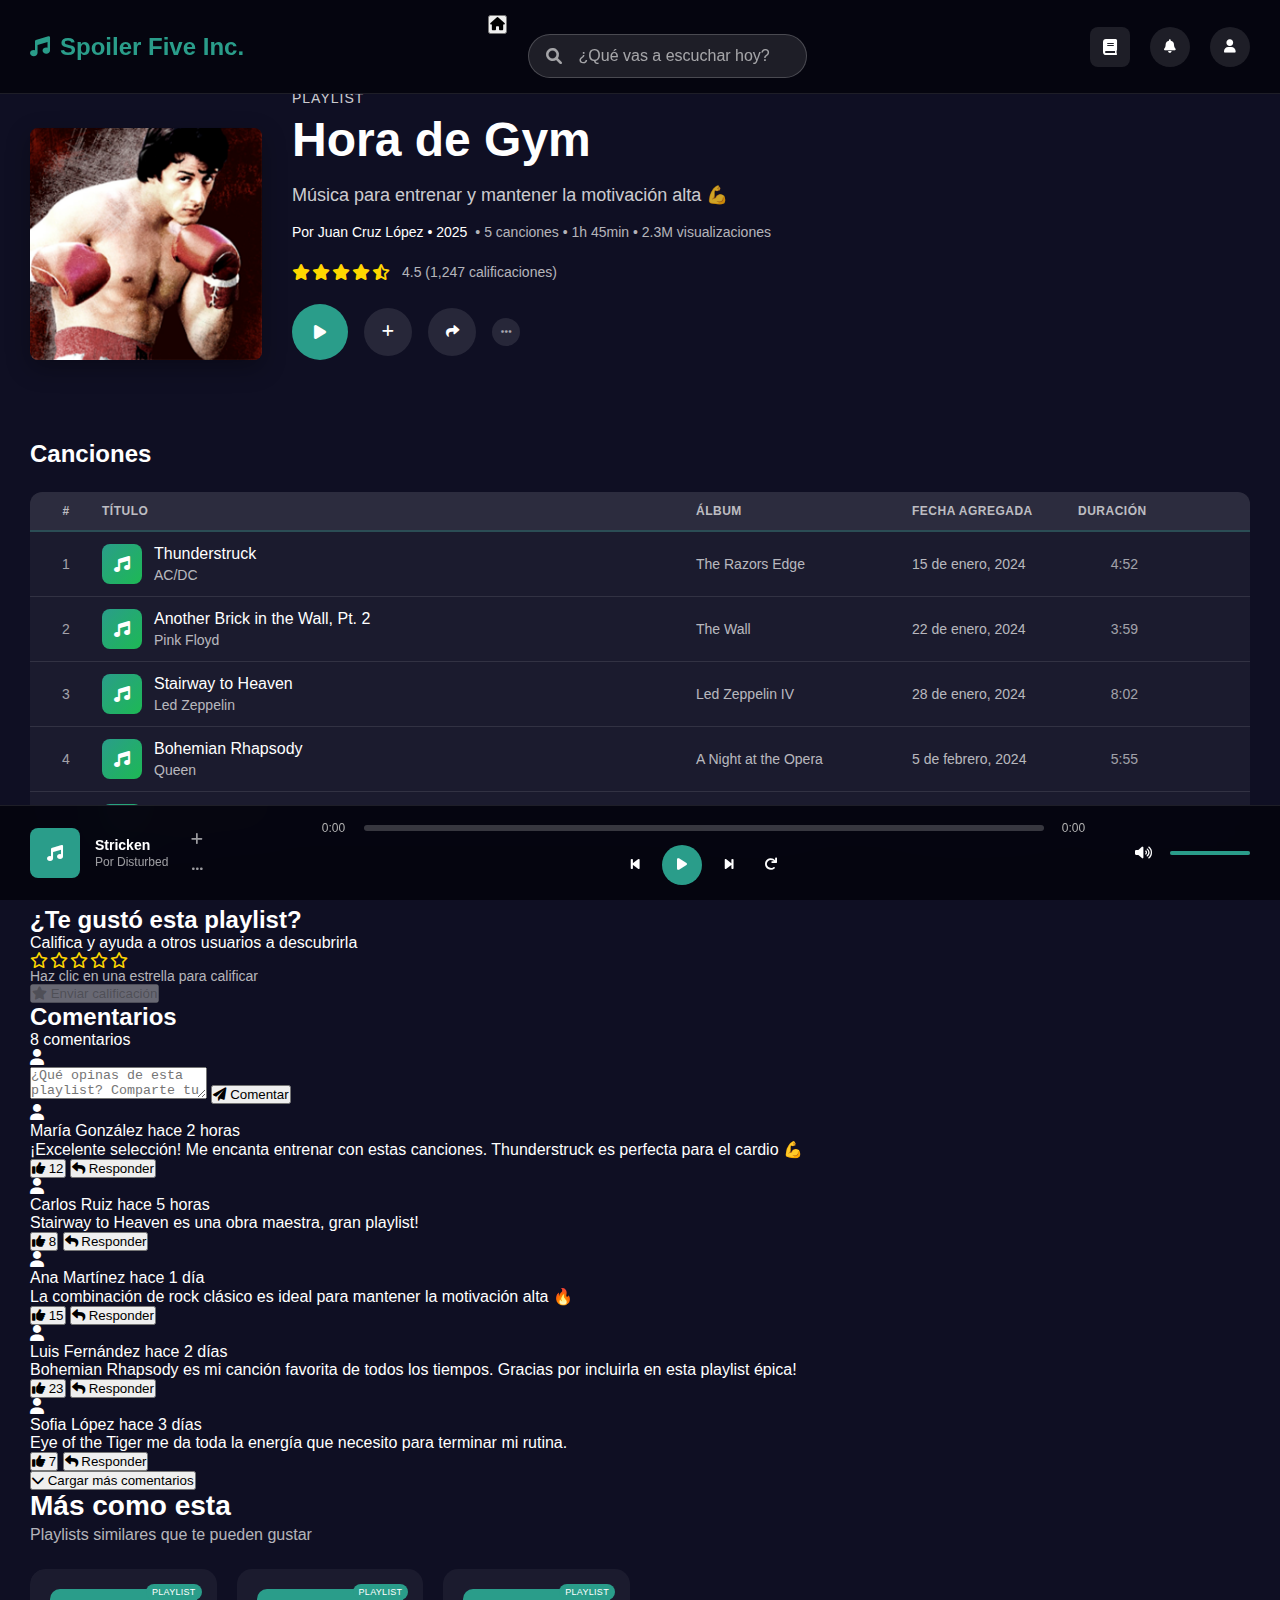
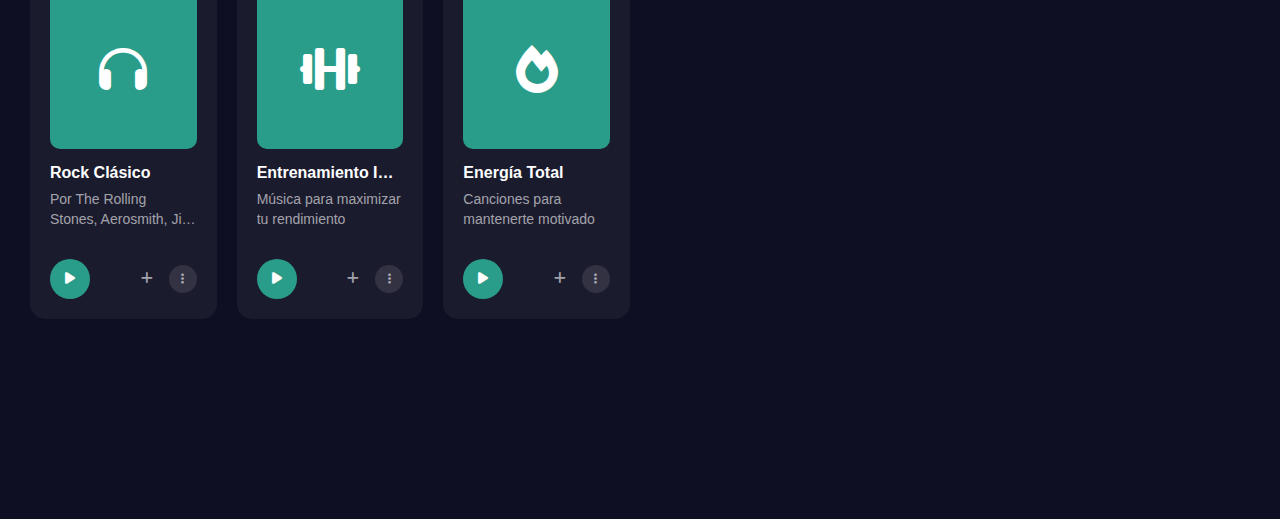
<file: playlist-details.html>
<!DOCTYPE html>
<html lang="es">
<head>
    <meta charset="UTF-8">
    <meta name="viewport" content="width=device-width, initial-scale=1.0">
    <title>Hora de Gym - Spoiler Five</title>
    <link rel="stylesheet" href="styles.css">
    <link rel="stylesheet" href="https://cdnjs.cloudflare.com/ajax/libs/font-awesome/6.0.0/css/all.min.css">
</head>
<body>
    <!-- Header -->
    <header class="header">
        <div class="logo">
            <i class="fas fa-music"></i>
            Spoiler Five Inc.
        </div>
        
        <div class="search-section">
            <button class="home-btn" id="homeBtn" title="Inicio">
                <i class="fas fa-home"></i>
            </button>
            
            <div class="search-container">
                <i class="fas fa-search search-icon"></i>
                <input type="text" id="searchInput" class="search-bar" placeholder="¿Qué vas a escuchar hoy?">
            </div>
        </div>
        
        <div class="header-actions">
            <button class="hamburger-btn" id="hamburgerBtn">
                <i class="fas fa-book"></i>
            </button>
            <button class="notification-btn" id="notificationBtn">
                <i class="fas fa-bell"></i>
            </button>
            <button class="user-btn" id="userBtn">
                <i class="fas fa-user"></i>
            </button>
        </div>
    </header>

    <!-- Panel Lateral -->
    <div class="sidebar" id="sidebar">
        <div class="sidebar-header">
            <h3>Mi Biblioteca</h3>
            <button class="close-sidebar-btn" id="closeSidebarBtn">
                <i class="fas fa-times"></i>
            </button>
        </div>
        
        <div class="sidebar-content">
            <!-- Búsqueda en Biblioteca -->
            <div class="library-search">
                <div class="search-container">
                    <i class="fas fa-search search-icon"></i>
                    <input type="text" id="librarySearchInput" class="library-search-bar" placeholder="Buscar en tu biblioteca">
                </div>
            </div>

            <!-- Filtros de Biblioteca -->
            <div class="library-filters">
                <div class="filter-group">
                    <label class="filter-label">Tipo:</label>
                    <select class="library-filter-select" id="libraryTypeFilter">
                        <option value="all">Todos</option>
                        <option value="playlists">Playlists</option>
                        <option value="albums">Albums</option>
                        <option value="podcasts">Podcasts</option>
                    </select>
                </div>
                
                <div class="filter-group">
                    <label class="filter-label">Ordenar:</label>
                    <select class="library-filter-select" id="librarySortFilter">
                        <option value="recent">Recientes</option>
                        <option value="alphabetical">A-Z</option>
                        <option value="artist">Por artista</option>
                        <option value="date">Por fecha</option>
                    </select>
                </div>
            </div>


            <!-- Lista de Contenido -->
            <div class="sidebar-section">
                <button class="create-playlist-btn">
                    <i class="fas fa-plus"></i>
                    Crear playlist
                </button>
                <div class="sidebar-list">
                    <!-- Playlists -->
                    <div class="sidebar-item pinned-item" data-type="playlist">
                        <div class="sidebar-item-icon">
                            <i class="fas fa-heart"></i>
                        </div>
                        <div class="sidebar-item-info">
                            <span class="sidebar-item-title">
                                <span class="pinned-indicator">
                                    <i class="fas fa-thumbtack"></i>
                                </span>
                                Canciones que te gustan
                            </span>
                            <span class="sidebar-item-subtitle">Ariel Vincennao • 12 canciones</span>
                        </div>
                        <div class="sidebar-item-badge playlist-badge">Playlist</div>
                        <button class="sidebar-play-btn">
                            <i class="fas fa-play"></i>
                        </button>
                    </div>
                    
                    <div class="sidebar-item" data-type="playlist">
                        <div class="sidebar-item-icon">
                            <i class="fas fa-dumbbell"></i>
                        </div>
                        <div class="sidebar-item-info">
                            <span class="sidebar-item-title">Hora de Gym</span>
                            <span class="sidebar-item-subtitle">Ariel Vincennao • 5 canciones</span>
                        </div>
                        <div class="sidebar-item-badge playlist-badge">Playlist</div>
                        <button class="sidebar-play-btn">
                            <i class="fas fa-play"></i>
                        </button>
                    </div>
                    
                    <div class="sidebar-item" data-type="playlist">
                        <div class="sidebar-item-icon">
                            <i class="fas fa-heart"></i>
                        </div>
                        <div class="sidebar-item-info">
                            <span class="sidebar-item-title">Rock Clásico</span>
                            <span class="sidebar-item-subtitle">Ariel Vincennao • 12 canciones</span>
                        </div>
                        <div class="sidebar-item-badge playlist-badge">Playlist</div>
                        <button class="sidebar-play-btn">
                            <i class="fas fa-play"></i>
                        </button>
                    </div>
                    
                    <div class="sidebar-item" data-type="playlist">
                        <div class="sidebar-item-icon">
                            <i class="fas fa-fire"></i>
                        </div>
                        <div class="sidebar-item-info">
                            <span class="sidebar-item-title">Energía Total</span>
                            <span class="sidebar-item-subtitle">Ariel Vincennao • 8 canciones</span>
                        </div>
                        <div class="sidebar-item-badge playlist-badge">Playlist</div>
                        <button class="sidebar-play-btn">
                            <i class="fas fa-play"></i>
                        </button>
                    </div>

                    <!-- Álbumes -->
                    <div class="sidebar-item" data-type="album">
                        <div class="sidebar-item-icon">
                            <i class="fas fa-compact-disc"></i>
                        </div>
                        <div class="sidebar-item-info">
                            <span class="sidebar-item-title">The Razors Edge</span>
                            <span class="sidebar-item-subtitle">AC/DC • 12 canciones</span>
                        </div>
                        <div class="sidebar-item-badge album-badge">Album</div>
                        <button class="sidebar-play-btn">
                            <i class="fas fa-play"></i>
                        </button>
                    </div>
                    
                    <div class="sidebar-item" data-type="album">
                        <div class="sidebar-item-icon">
                            <i class="fas fa-compact-disc"></i>
                        </div>
                        <div class="sidebar-item-info">
                            <span class="sidebar-item-title">The Wall</span>
                            <span class="sidebar-item-subtitle">Pink Floyd • 26 canciones</span>
                        </div>
                        <div class="sidebar-item-badge album-badge">Album</div>
                        <button class="sidebar-play-btn">
                            <i class="fas fa-play"></i>
                        </button>
                    </div>

                    <!-- Canciones -->
                    <div class="sidebar-item" data-type="song">
                        <div class="sidebar-item-icon">
                            <i class="fas fa-music"></i>
                        </div>
                        <div class="sidebar-item-info">
                            <span class="sidebar-item-title">Música y Más</span>
                            <span class="sidebar-item-subtitle">Ariel Vincennao • 15 canciones</span>
                        </div>
                        <div class="sidebar-item-badge podcast-badge">Podcast</div>
                        <button class="sidebar-play-btn">
                            <i class="fas fa-play"></i>
                        </button>
                    </div>
                    
                    <div class="sidebar-item" data-type="song">
                        <div class="sidebar-item-icon">
                            <i class="fas fa-music"></i>
                        </div>
                        <div class="sidebar-item-info">
                            <span class="sidebar-item-title">Rock Clásico Podcast</span>
                            <span class="sidebar-item-subtitle">Ariel Vincennao • 8 canciones</span>
                        </div>
                        <div class="sidebar-item-badge podcast-badge">Podcast</div>
                        <button class="sidebar-play-btn">
                            <i class="fas fa-play"></i>
                        </button>
                    </div>

                    <!-- Artistas -->

                    <!-- Más Playlists -->
                    <div class="sidebar-item" data-type="playlist">
                        <div class="sidebar-item-icon">
                            <i class="fas fa-moon"></i>
                        </div>
                        <div class="sidebar-item-info">
                            <span class="sidebar-item-title">Relajación Nocturna</span>
                            <span class="sidebar-item-subtitle">Ariel Vincennao • 15 canciones</span>
                        </div>
                        <div class="sidebar-item-badge playlist-badge">Playlist</div>
                        <button class="sidebar-play-btn">
                            <i class="fas fa-play"></i>
                        </button>
                    </div>
                    
                    <div class="sidebar-item" data-type="playlist">
                        <div class="sidebar-item-icon">
                            <i class="fas fa-car"></i>
                        </div>
                        <div class="sidebar-item-info">
                            <span class="sidebar-item-title">Viaje en Carretera</span>
                            <span class="sidebar-item-subtitle">Ariel Vincennao • 22 canciones</span>
                        </div>
                        <div class="sidebar-item-badge playlist-badge">Playlist</div>
                        <button class="sidebar-play-btn">
                            <i class="fas fa-play"></i>
                        </button>
                    </div>
                    
                    <div class="sidebar-item" data-type="playlist">
                        <div class="sidebar-item-icon">
                            <i class="fas fa-star"></i>
                        </div>
                        <div class="sidebar-item-info">
                            <span class="sidebar-item-title">Éxitos de los 80s</span>
                            <span class="sidebar-item-subtitle">Ariel Vincennao • 18 canciones</span>
                        </div>
                        <div class="sidebar-item-badge playlist-badge">Playlist</div>
                        <button class="sidebar-play-btn">
                            <i class="fas fa-play"></i>
                        </button>
                    </div>

                    <!-- Más Álbumes -->
                    <div class="sidebar-item" data-type="album">
                        <div class="sidebar-item-icon">
                            <i class="fas fa-compact-disc"></i>
                        </div>
                        <div class="sidebar-item-info">
                            <span class="sidebar-item-title">Dark Side of the Moon</span>
                            <span class="sidebar-item-subtitle">Pink Floyd • 9 canciones</span>
                        </div>
                        <div class="sidebar-item-badge album-badge">Album</div>
                        <button class="sidebar-play-btn">
                            <i class="fas fa-play"></i>
                        </button>
                    </div>
                    
                    <div class="sidebar-item" data-type="album">
                        <div class="sidebar-item-icon">
                            <i class="fas fa-compact-disc"></i>
                        </div>
                        <div class="sidebar-item-info">
                            <span class="sidebar-item-title">Back in Black</span>
                            <span class="sidebar-item-subtitle">AC/DC • 10 canciones</span>
                        </div>
                        <div class="sidebar-item-badge album-badge">Album</div>
                        <button class="sidebar-play-btn">
                            <i class="fas fa-play"></i>
                        </button>
                    </div>
                    
                    <div class="sidebar-item" data-type="album">
                        <div class="sidebar-item-icon">
                            <i class="fas fa-compact-disc"></i>
                        </div>
                        <div class="sidebar-item-info">
                            <span class="sidebar-item-title">Led Zeppelin IV</span>
                            <span class="sidebar-item-subtitle">Led Zeppelin • 8 canciones</span>
                        </div>
                        <div class="sidebar-item-badge album-badge">Album</div>
                        <button class="sidebar-play-btn">
                            <i class="fas fa-play"></i>
                        </button>
                    </div>

                    <!-- Más Podcasts -->
                    <div class="sidebar-item" data-type="podcast">
                        <div class="sidebar-item-icon">
                            <i class="fas fa-microphone"></i>
                        </div>
                        <div class="sidebar-item-info">
                            <span class="sidebar-item-title">Historia del Rock</span>
                            <span class="sidebar-item-subtitle">Ariel Vincennao • 12 canciones</span>
                        </div>
                        <div class="sidebar-item-badge podcast-badge">Podcast</div>
                        <button class="sidebar-play-btn">
                            <i class="fas fa-play"></i>
                        </button>
                    </div>
                    
                    <div class="sidebar-item" data-type="podcast">
                        <div class="sidebar-item-icon">
                            <i class="fas fa-microphone"></i>
                        </div>
                        <div class="sidebar-item-info">
                            <span class="sidebar-item-title">Música Indie</span>
                            <span class="sidebar-item-subtitle">Ariel Vincennao • 6 canciones</span>
                        </div>
                        <div class="sidebar-item-badge podcast-badge">Podcast</div>
                        <button class="sidebar-play-btn">
                            <i class="fas fa-play"></i>
                        </button>
                    </div>
                </div>
            </div>
        </div>
    </div>

    <!-- Overlay para cerrar el panel -->
    <div class="sidebar-overlay" id="sidebarOverlay"></div>

    <!-- Panel de Notificaciones -->
    <div class="notifications-panel" id="notificationsPanel">
        <div class="notifications-header">
            <h3>Notificaciones</h3>
            <button class="close-notifications-btn" id="closeNotificationsBtn">
                <i class="fas fa-times"></i>
            </button>
        </div>
        
        <div class="notifications-content">
            <div class="notification-item">
                <div class="notification-icon">
                    <i class="fas fa-music"></i>
                </div>
                <div class="notification-info">
                    <h4 class="notification-title">Nueva canción disponible</h4>
                    <p class="notification-text">"Thunderstruck" de AC/DC ya está disponible en tu biblioteca</p>
                    <span class="notification-time">Hace 2 horas</span>
                </div>
            </div>

            <div class="notification-item">
                <div class="notification-icon">
                    <i class="fas fa-heart"></i>
                </div>
                <div class="notification-info">
                    <h4 class="notification-title">Playlist actualizada</h4>
                    <p class="notification-text">Tu playlist "Hora de Gym" se ha actualizado con 3 nuevas canciones</p>
                    <span class="notification-time">Hace 5 horas</span>
                </div>
            </div>

            <div class="notification-item">
                <div class="notification-icon">
                    <i class="fas fa-user"></i>
                </div>
                <div class="notification-info">
                    <h4 class="notification-title">Artista seguido</h4>
                    <p class="notification-text">Pink Floyd ha lanzado un nuevo álbum: "The Wall (Remastered)"</p>
                    <span class="notification-time">Ayer</span>
                </div>
            </div>

            <div class="notification-item">
                <div class="notification-icon">
                    <i class="fas fa-star"></i>
                </div>
                <div class="notification-info">
                    <h4 class="notification-title">Recomendación personalizada</h4>
                    <p class="notification-text">Basado en tu historial, te recomendamos "Bohemian Rhapsody"</p>
                    <span class="notification-time">Hace 1 día</span>
                </div>
            </div>

            <div class="notification-item">
                <div class="notification-icon">
                    <i class="fas fa-download"></i>
                </div>
                <div class="notification-info">
                    <h4 class="notification-title">Descarga completada</h4>
                    <p class="notification-text">"Stairway to Heaven" se ha descargado correctamente</p>
                    <span class="notification-time">Hace 2 días</span>
                </div>
            </div>
        </div>

        <div class="notifications-footer">
            <button class="view-all-btn">
                <i class="fas fa-list"></i>
                Ver todas las notificaciones
            </button>
        </div>
    </div>

    <!-- Overlay para cerrar notificaciones -->
    <div class="notifications-overlay" id="notificationsOverlay"></div>

    <!-- Panel de Ajustes de Usuario -->
    <div class="user-settings-panel" id="userSettingsPanel">
        <div class="user-settings-header">
            <div class="user-profile">
                <div class="user-avatar">
                    <i class="fas fa-user"></i>
                </div>
                <div class="user-info">
                    <h3>Ariel Vincennao</h3>
                    <p>Plan Premium</p>
                </div>
            </div>
            <button class="close-settings-btn" id="closeSettingsBtn">
                <i class="fas fa-times"></i>
            </button>
        </div>
        
        <div class="user-settings-content">
            <!-- Cuenta -->
            <div class="settings-section">
                <h4 class="settings-section-title">
                    <i class="fas fa-user"></i>
                    Cuenta
                </h4>
                <div class="settings-list">
                    <div class="settings-item">
                        <i class="fas fa-user-edit"></i>
                        <span>Perfil</span>
                        <i class="fas fa-chevron-right"></i>
                    </div>
                    <div class="settings-item">
                        <i class="fas fa-cog"></i>
                        <span>Configuración</span>
                        <i class="fas fa-chevron-right"></i>
                    </div>
                    <div class="settings-item">
                        <i class="fas fa-palette"></i>
                        <span>Apariencia</span>
                        <i class="fas fa-chevron-right"></i>
                    </div>
                </div>
            </div>

            <!-- Suscripción -->
            <div class="settings-section">
                <h4 class="settings-section-title">
                    <i class="fas fa-crown"></i>
                    Suscripción
                </h4>
                <div class="settings-list">
                    <div class="settings-item" onclick="window.location.href='plans.html'">
                        <i class="fas fa-star"></i>
                        <span>Plan</span>
                        <span class="settings-value">Premium</span>
                    </div>
                    <div class="settings-item">
                        <i class="fas fa-credit-card"></i>
                        <span>Método de pago</span>
                        <i class="fas fa-chevron-right"></i>
                    </div>
                    <div class="settings-item">
                        <i class="fas fa-receipt"></i>
                        <span>Facturación</span>
                        <i class="fas fa-chevron-right"></i>
                    </div>
                </div>
            </div>

            <!-- Privacidad -->
            <div class="settings-section">
                <h4 class="settings-section-title">
                    <i class="fas fa-shield-alt"></i>
                    Privacidad
                </h4>
                <div class="settings-list">
                    <div class="settings-item">
                        <i class="fas fa-lock"></i>
                        <span>Privacidad</span>
                        <i class="fas fa-chevron-right"></i>
                    </div>
                    <div class="settings-item">
                        <i class="fas fa-eye"></i>
                        <span>Actividad</span>
                        <i class="fas fa-chevron-right"></i>
                    </div>
                </div>
            </div>

            <!-- Soporte -->
            <div class="settings-section">
                <h4 class="settings-section-title">
                    <i class="fas fa-question-circle"></i>
                    Soporte
                </h4>
                <div class="settings-list">
                    <div class="settings-item">
                        <i class="fas fa-headset"></i>
                        <span>Ayuda</span>
                        <i class="fas fa-chevron-right"></i>
                    </div>
                    <div class="settings-item">
                        <i class="fas fa-comment"></i>
                        <span>Contacto</span>
                        <i class="fas fa-chevron-right"></i>
                    </div>
                    <div class="settings-item">
                        <i class="fas fa-info-circle"></i>
                        <span>Acerca de</span>
                        <i class="fas fa-chevron-right"></i>
                    </div>
                </div>
            </div>
        </div>

        <div class="user-settings-footer">
            <button class="logout-btn">
                <i class="fas fa-sign-out-alt"></i>
                Cerrar sesión
            </button>
        </div>
    </div>

    <!-- Overlay para cerrar ajustes -->
    <div class="settings-overlay" id="settingsOverlay"></div>

    <!-- Contenido Principal -->
    <main class="main-content">
        <!-- Hero de la Playlist -->
        <section class="playlist-hero">
            <div class="playlist-hero-content">
                <div class="playlist-image">
                    <img src="images/p1.png" alt="Hora de Gym">
                </div>
                <div class="playlist-info">
                    <div class="playlist-type">Playlist</div>
                    <h1 class="playlist-title">Hora de Gym</h1>
                    <p class="playlist-description">Música para entrenar y mantener la motivación alta 💪</p>
                    <div class="playlist-meta">
                        <span class="playlist-creator">Por Juan Cruz López • 2025</span>
                        <span class="playlist-stats">• 5 canciones • 1h 45min • 2.3M visualizaciones</span>
                    </div>
                    <div class="playlist-rating">
                        <div class="rating-stars">
                            <i class="fas fa-star"></i>
                            <i class="fas fa-star"></i>
                            <i class="fas fa-star"></i>
                            <i class="fas fa-star"></i>
                            <i class="fas fa-star-half-alt"></i>
                        </div>
                        <span class="rating-text">4.5 (1,247 calificaciones)</span>
                    </div>
                    <div class="playlist-actions">
                        <button class="play-btn-large">
                            <i class="fas fa-play"></i>
                        </button>
                        <button class="action-btn-large" title="Agregar a Mi Biblioteca">
                            <i class="fas fa-plus"></i>
                        </button>
                        <button class="action-btn-large">
                            <i class="fas fa-share"></i>
                        </button>
                        <div class="context-menu-container">
                            <button class="context-menu-btn" title="Más opciones">
                                <i class="fas fa-ellipsis-h"></i>
                            </button>
                            <div class="context-menu">
                                <button class="context-menu-item">
                                    <i class="fas fa-plus"></i>
                                    <span>Agregar a mi biblioteca</span>
                                </button>
                                <button class="context-menu-item">
                                    <i class="fas fa-share"></i>
                                    <span>Compartir</span>
                                </button>
                                <button class="context-menu-item">
                                    <i class="fas fa-user"></i>
                                    <span>Sobre el autor</span>
                                </button>
                                <button class="context-menu-item">
                                    <i class="fas fa-flag"></i>
                                    <span>Reportar un problema</span>
                                </button>   
                            </div>
                        </div>
                    </div>
                </div>
            </div>
        </section>

        <!-- Lista de Canciones -->
        <section class="songs-section">
            <div class="songs-header">
                <h2>Canciones</h2>
                <div class="songs-controls">
                </div>
            </div>
            
            <div class="songs-list">
                <!-- Encabezado de la tabla -->
                <div class="song-header">
                    <div class="song-header-number">#</div>
                    <div class="song-header-info">TÍTULO</div>
                    <div class="song-header-album">ÁLBUM</div>
                    <div class="song-header-date">FECHA AGREGADA</div>
                    <div class="song-header-duration">DURACIÓN</div>
                    <div class="song-header-actions"></div>
                </div>
                
                <!-- Canción 1 -->
                <div class="song-item">
                    <div class="song-number">1</div>
                    <div class="song-info">
                        <div class="song-image">
                            <i class="fas fa-music"></i>
                        </div>
                        <div class="song-details">
                            <h3 class="song-title">Thunderstruck</h3>
                            <p class="song-artist">AC/DC</p>
                        </div>
                    </div>
                    <div class="song-album">The Razors Edge</div>
                    <div class="song-date">15 de enero, 2024</div>
                    <div class="song-duration">4:52</div>
                    <div class="song-actions">
                        <button class="song-action-btn" title="Agregar a Mi Biblioteca">
                            <i class="fas fa-plus"></i>
                        </button>
                        <button class="song-action-btn context-menu-btn" data-song-id="1">
                            <i class="fas fa-ellipsis-h"></i>
                        </button>
                    </div>
                </div>

                <!-- Canción 2 -->
                <div class="song-item">
                    <div class="song-number">2</div>
                    <div class="song-info">
                        <div class="song-image">
                            <i class="fas fa-music"></i>
                        </div>
                        <div class="song-details">
                            <h3 class="song-title">Another Brick in the Wall, Pt. 2</h3>
                            <p class="song-artist">Pink Floyd</p>
                        </div>
                    </div>
                    <div class="song-album">The Wall</div>
                    <div class="song-date">22 de enero, 2024</div>
                    <div class="song-duration">3:59</div>
                    <div class="song-actions">
                        <button class="song-action-btn" title="Agregar a Mi Biblioteca">
                            <i class="fas fa-plus"></i>
                        </button>
                        <button class="song-action-btn context-menu-btn" data-song-id="2">
                            <i class="fas fa-ellipsis-h"></i>
                        </button>
                    </div>
                </div>

                <!-- Canción 3 -->
                <div class="song-item">
                    <div class="song-number">3</div>
                    <div class="song-info">
                        <div class="song-image">
                            <i class="fas fa-music"></i>
                        </div>
                        <div class="song-details">
                            <h3 class="song-title">Stairway to Heaven</h3>
                            <p class="song-artist">Led Zeppelin</p>
                        </div>
                    </div>
                    <div class="song-album">Led Zeppelin IV</div>
                    <div class="song-date">28 de enero, 2024</div>
                    <div class="song-duration">8:02</div>
                    <div class="song-actions">
                        <button class="song-action-btn" title="Agregar a Mi Biblioteca">
                            <i class="fas fa-plus"></i>
                        </button>
                        <button class="song-action-btn context-menu-btn" data-song-id="3">
                            <i class="fas fa-ellipsis-h"></i>
                        </button>
                    </div>
                </div>

                <!-- Canción 4 -->
                <div class="song-item">
                    <div class="song-number">4</div>
                    <div class="song-info">
                        <div class="song-image">
                            <i class="fas fa-music"></i>
                        </div>
                        <div class="song-details">
                            <h3 class="song-title">Bohemian Rhapsody</h3>
                            <p class="song-artist">Queen</p>
                        </div>
                    </div>
                    <div class="song-album">A Night at the Opera</div>
                    <div class="song-date">5 de febrero, 2024</div>
                    <div class="song-duration">5:55</div>
                    <div class="song-actions">
                        <button class="song-action-btn" title="Agregar a Mi Biblioteca">
                            <i class="fas fa-plus"></i>
                        </button>
                        <button class="song-action-btn context-menu-btn" data-song-id="4">
                            <i class="fas fa-ellipsis-h"></i>
                        </button>
                    </div>
                </div>

                <!-- Canción 5 -->
                <div class="song-item">
                    <div class="song-number">5</div>
                    <div class="song-info">
                        <div class="song-image">
                            <i class="fas fa-music"></i>
                        </div>
                        <div class="song-details">
                            <h3 class="song-title">Eye of the Tiger</h3>
                            <p class="song-artist">Survivor</p>
                        </div>
                    </div>
                    <div class="song-album">Eye of the Tiger</div>
                    <div class="song-date">12 de febrero, 2024</div>
                    <div class="song-duration">4:04</div>
                    <div class="song-actions">
                        <button class="song-action-btn" title="Agregar a Mi Biblioteca">
                            <i class="fas fa-plus"></i>
                        </button>
                        <button class="song-action-btn context-menu-btn" data-song-id="5">
                            <i class="fas fa-ellipsis-h"></i>
                        </button>
                    </div>
                </div>
            </div>
        </section>

        <!-- Sección de Calificación -->
        <section class="rating-section">
            <div class="rating-container">
                <h2 class="rating-title">¿Te gustó esta playlist?</h2>
                <p class="rating-subtitle">Califica y ayuda a otros usuarios a descubrirla</p>
                
                <div class="rating-stars-container">
                    <div class="rating-stars" id="ratingStars">
                        <i class="far fa-star" data-rating="1"></i>
                        <i class="far fa-star" data-rating="2"></i>
                        <i class="far fa-star" data-rating="3"></i>
                        <i class="far fa-star" data-rating="4"></i>
                        <i class="far fa-star" data-rating="5"></i>
                    </div>
                    <p class="rating-text" id="ratingText">Haz clic en una estrella para calificar</p>
                </div>
                
                <button class="rating-submit-btn" id="ratingSubmitBtn" disabled>
                    <i class="fas fa-star"></i>
                    Enviar calificación
                </button>
            </div>
        </section>

        <!-- Sección de Comentarios -->
        <section class="comments-section">
            <div class="comments-header">
                <h2 class="comments-title">Comentarios</h2>
                <span class="comments-count">8 comentarios</span>
            </div>
            
            <!-- Formulario de nuevo comentario -->
            <div class="new-comment">
                <div class="comment-avatar">
                    <i class="fas fa-user"></i>
                </div>
                <div class="comment-form">
                    <textarea class="comment-input" placeholder="¿Qué opinas de esta playlist? Comparte tu experiencia..."></textarea>
                    <button class="comment-submit-btn">
                        <i class="fas fa-paper-plane"></i>
                        Comentar
                    </button>
                </div>
            </div>
            
            <!-- Lista de comentarios -->
            <div class="comments-list">
                <div class="comment-item">
                    <div class="comment-avatar">
                        <i class="fas fa-user"></i>
                    </div>
                    <div class="comment-content">
                        <div class="comment-header">
                            <span class="comment-author">María González</span>
                            <span class="comment-time">hace 2 horas</span>
                        </div>
                        <p class="comment-text">¡Excelente selección! Me encanta entrenar con estas canciones. Thunderstruck es perfecta para el cardio 💪</p>
                        <div class="comment-actions">
                            <button class="comment-action-btn">
                                <i class="fas fa-thumbs-up"></i>
                                <span>12</span>
                            </button>
                            <button class="comment-action-btn">
                                <i class="fas fa-reply"></i>
                                <span>Responder</span>
                            </button>
                        </div>
                    </div>
                </div>
                
                <div class="comment-item">
                    <div class="comment-avatar">
                        <i class="fas fa-user"></i>
                    </div>
                    <div class="comment-content">
                        <div class="comment-header">
                            <span class="comment-author">Carlos Ruiz</span>
                            <span class="comment-time">hace 5 horas</span>
                        </div>
                        <p class="comment-text">Stairway to Heaven es una obra maestra, gran playlist!</p>
                        <div class="comment-actions">
                            <button class="comment-action-btn">
                                <i class="fas fa-thumbs-up"></i>
                                <span>8</span>
                            </button>
                            <button class="comment-action-btn">
                                <i class="fas fa-reply"></i>
                                <span>Responder</span>
                            </button>
                        </div>
                    </div>
                </div>
                
                <div class="comment-item">
                    <div class="comment-avatar">
                        <i class="fas fa-user"></i>
                    </div>
                    <div class="comment-content">
                        <div class="comment-header">
                            <span class="comment-author">Ana Martínez</span>
                            <span class="comment-time">hace 1 día</span>
                        </div>
                        <p class="comment-text">La combinación de rock clásico es ideal para mantener la motivación alta 🔥</p>
                        <div class="comment-actions">
                            <button class="comment-action-btn">
                                <i class="fas fa-thumbs-up"></i>
                                <span>15</span>
                            </button>
                            <button class="comment-action-btn">
                                <i class="fas fa-reply"></i>
                                <span>Responder</span>
                            </button>
                        </div>
                    </div>
                </div>
                
                <div class="comment-item">
                    <div class="comment-avatar">
                        <i class="fas fa-user"></i>
                    </div>
                    <div class="comment-content">
                        <div class="comment-header">
                            <span class="comment-author">Luis Fernández</span>
                            <span class="comment-time">hace 2 días</span>
                        </div>
                        <p class="comment-text">Bohemian Rhapsody es mi canción favorita de todos los tiempos. Gracias por incluirla en esta playlist épica!</p>
                        <div class="comment-actions">
                            <button class="comment-action-btn">
                                <i class="fas fa-thumbs-up"></i>
                                <span>23</span>
                            </button>
                            <button class="comment-action-btn">
                                <i class="fas fa-reply"></i>
                                <span>Responder</span>
                            </button>
                        </div>
                    </div>
                </div>
                
                <div class="comment-item">
                    <div class="comment-avatar">
                        <i class="fas fa-user"></i>
                    </div>
                    <div class="comment-content">
                        <div class="comment-header">
                            <span class="comment-author">Sofia López</span>
                            <span class="comment-time">hace 3 días</span>
                        </div>
                        <p class="comment-text">Eye of the Tiger me da toda la energía que necesito para terminar mi rutina.</p>
                        <div class="comment-actions">
                            <button class="comment-action-btn">
                                <i class="fas fa-thumbs-up"></i>
                                <span>7</span>
                            </button>
                            <button class="comment-action-btn">
                                <i class="fas fa-reply"></i>
                                <span>Responder</span>
                            </button>
                        </div>
                    </div>
                </div>
            </div>
            
            <div class="load-more-comments">
                <button class="load-more-btn">
                    <i class="fas fa-chevron-down"></i>
                    Cargar más comentarios
                </button>
            </div>
        </section>

        <!-- Playlists Relacionadas -->
        <section class="section">
            <div class="section-header">
                <div class="section-title-group">
                    <h2 class="section-title">Más como esta</h2>
                    <p class="section-subtitle">Playlists similares que te pueden gustar</p>
                </div>
            </div>
            <div class="carousel-container">
                <div class="carousel-controls">
                    <button class="carousel-btn prev" data-carousel="related">
                        <i class="fas fa-chevron-left"></i>
                    </button>
                    <button class="carousel-btn next" data-carousel="related">
                        <i class="fas fa-chevron-right"></i>
                    </button>
                </div>
                <div class="carousel-track" id="related-carousel">
                    <div class="content-card">
                        <div class="card-image">
                            <i class="fas fa-headphones"></i>
                        </div>
                        <div class="card-tag playlist-tag">Playlist</div>
                        <h3 class="card-title">Rock Clásico</h3>
                        <p class="card-subtitle">Por The Rolling Stones, Aerosmith, Jimi Hendrix y más...</p>
                        <div class="card-actions">
                            <button class="play-btn">
                                <i class="fas fa-play"></i>
                            </button>
                            <div class="action-buttons-group">
                                <button class="action-btn" title="Agregar a Mi Biblioteca">
                                    <i class="fas fa-plus"></i>
                                </button>
                                <div class="context-menu-container">
                                    <button class="context-menu-btn" title="Más opciones">
                                        <i class="fas fa-ellipsis-v"></i>
                                    </button>
                                    <div class="context-menu">
                                        <button class="context-menu-item save-item">
                                            <i class="fas fa-bookmark"></i>
                                            <span>Guardar en mi biblioteca</span>
                                        </button>
                                        <button class="context-menu-item share-item">
                                            <i class="fas fa-share"></i>
                                            <span>Compartir</span>
                                        </button>
                                    </div>
                                </div>
                            </div>
                        </div>
                    </div>

                    <div class="content-card">
                        <div class="card-image">
                            <i class="fas fa-dumbbell"></i>
                        </div>
                        <div class="card-tag playlist-tag">Playlist</div>
                        <h3 class="card-title">Entrenamiento Intenso</h3>
                        <p class="card-subtitle">Música para maximizar tu rendimiento</p>
                        <div class="card-actions">
                            <button class="play-btn">
                                <i class="fas fa-play"></i>
                            </button>
                            <div class="action-buttons-group">
                                <button class="action-btn" title="Agregar a Mi Biblioteca">
                                    <i class="fas fa-plus"></i>
                                </button>
                                <div class="context-menu-container">
                                    <button class="context-menu-btn" title="Más opciones">
                                        <i class="fas fa-ellipsis-v"></i>
                                    </button>
                                    <div class="context-menu">
                                        <button class="context-menu-item save-item">
                                            <i class="fas fa-bookmark"></i>
                                            <span>Guardar en mi biblioteca</span>
                                        </button>
                                        <button class="context-menu-item share-item">
                                            <i class="fas fa-share"></i>
                                            <span>Compartir</span>
                                        </button>
                                    </div>
                                </div>
                            </div>
                        </div>
                    </div>

                    <div class="content-card">
                        <div class="card-image">
                            <i class="fas fa-fire"></i>
                        </div>
                        <div class="card-tag playlist-tag">Playlist</div>
                        <h3 class="card-title">Energía Total</h3>
                        <p class="card-subtitle">Canciones para mantenerte motivado</p>
                        <div class="card-actions">
                            <button class="play-btn">
                                <i class="fas fa-play"></i>
                            </button>
                            <div class="action-buttons-group">
                                <button class="action-btn" title="Agregar a Mi Biblioteca">
                                    <i class="fas fa-plus"></i>
                                </button>
                                <div class="context-menu-container">
                                    <button class="context-menu-btn" title="Más opciones">
                                        <i class="fas fa-ellipsis-v"></i>
                                    </button>
                                    <div class="context-menu">
                                        <button class="context-menu-item save-item">
                                            <i class="fas fa-bookmark"></i>
                                            <span>Guardar en mi biblioteca</span>
                                        </button>
                                        <button class="context-menu-item share-item">
                                            <i class="fas fa-share"></i>
                                            <span>Compartir</span>
                                        </button>
                                    </div>
                                </div>
                            </div>
                        </div>
                    </div>
                </div>
            </div>
        </section>
    </main>

    <!-- Player Fijo -->
    <div class="player">
        <div class="player-info">
            <div class="player-image">
                <i class="fas fa-music"></i>
            </div>
            <div class="player-details">
                <h4>Canción Actual</h4>
                <p>Artista - Álbum</p>
            </div>
            <div class="player-actions">
                <button class="action-btn add-to-playlist-btn" title="Agregar a Mi Biblioteca">
                    <i class="fas fa-plus"></i>
                </button>
                <button class="action-btn context-menu-btn" title="Más opciones">
                    <i class="fas fa-ellipsis-h"></i>
                </button>
            </div>
        </div>

        <div class="player-controls">
            <div class="progress-container">
                <div class="time-display">
                    <span class="current-time">0:00</span>
                </div>
                <div class="progress-bar">
                    <div class="progress-fill"></div>
                </div>
                <div class="time-display">
                    <span class="total-time">0:00</span>
                </div>
            </div>
            <div class="control-buttons">
                <button class="control-btn">
                    <i class="fas fa-step-backward"></i>
                </button>
                <button class="play-pause-btn">
                    <i class="fas fa-play"></i>
                </button>
                <button class="control-btn">
                    <i class="fas fa-step-forward"></i>
                </button>
                <button class="control-btn">
                    <i class="fas fa-redo"></i>
                </button>
            </div>
        </div>

        <div class="volume-control">
            <button class="control-btn">
                <i class="fas fa-volume-up"></i>
            </button>
            <div class="volume-slider">
                <div class="volume-fill"></div>
            </div>
        </div>
    </div>

    <!-- Menú Contextual -->
    <div class="context-menu" id="contextMenu">
        <div class="context-menu-item" onclick="addToFavorites()">
            <i class="fas fa-plus"></i>
            <span>Agregar a Canciones que te gustan</span>
        </div>
        <div class="context-menu-item" onclick="shareSong()">
            <i class="fas fa-share"></i>
            <span>Compartir</span>
        </div>
        <div class="context-menu-item" onclick="downloadSong()">
            <i class="fas fa-download"></i>
            <span>Descargar</span>
        </div>
    </div>

    <script src="script.js"></script>
    <script>
        // Funcionalidad específica para menús contextuales de playlist
        document.addEventListener('DOMContentLoaded', function() {
            function initContextMenus() {
                const playlistContextButtons = document.querySelectorAll('.context-menu-btn');
                console.log('Botones encontrados en playlist-details:', playlistContextButtons.length);
                
                playlistContextButtons.forEach((btn, index) => {
                    console.log(`Configurando botón ${index + 1}:`, btn);
                    
                    // Remover listeners existentes
                    btn.removeEventListener('click', handleContextMenuClick);
                    
                    // Agregar nuevo listener
                    btn.addEventListener('click', handleContextMenuClick);
                });
            }
            
            function handleContextMenuClick(e) {
                console.log('Botón clickeado:', this);
                e.preventDefault();
                e.stopPropagation();
                
                // Buscar el menú contextual asociado
                const container = this.closest('.context-menu-container');
                const menu = container ? container.querySelector('.context-menu') : null;
                
                console.log('Container:', container);
                console.log('Menú:', menu);
                
                if (menu) {
                    console.log('Menú encontrado, toggleando...');
                    
                    // Cerrar otros menús
                    document.querySelectorAll('.context-menu').forEach(otherMenu => {
                        if (otherMenu !== menu) {
                            otherMenu.classList.remove('show');
                            otherMenu.style.opacity = '0';
                            otherMenu.style.visibility = 'hidden';
                            otherMenu.style.transform = 'translateY(10px)';
                        }
                    });
                    
                    // Toggle del menú actual
                    const isVisible = menu.classList.contains('show');
                    if (isVisible) {
                        menu.classList.remove('show');
                        menu.style.opacity = '0';
                        menu.style.visibility = 'hidden';
                        menu.style.transform = 'translateY(10px)';
                    } else {
                        menu.classList.add('show');
                        menu.style.opacity = '1';
                        menu.style.visibility = 'visible';
                        menu.style.transform = 'translateY(0)';
                    }
                    console.log('Clase show aplicada:', menu.classList.contains('show'));
                } else {
                    console.log('No se encontró menú contextual');
                }
            }
            
            // Inicializar menús contextuales
            initContextMenus();

            // Cerrar menús al hacer clic fuera
            document.addEventListener('click', function(e) {
                if (!e.target.closest('.context-menu-container') && !e.target.closest('.context-menu-btn') && !e.target.closest('.context-menu')) {
                    document.querySelectorAll('.context-menu').forEach(menu => {
                        menu.classList.remove('show');
                        menu.style.opacity = '0';
                        menu.style.visibility = 'hidden';
                        menu.style.transform = 'translateY(10px)';
                    });
                }
            });
        });
    </script>
</body>
</html>
</file>
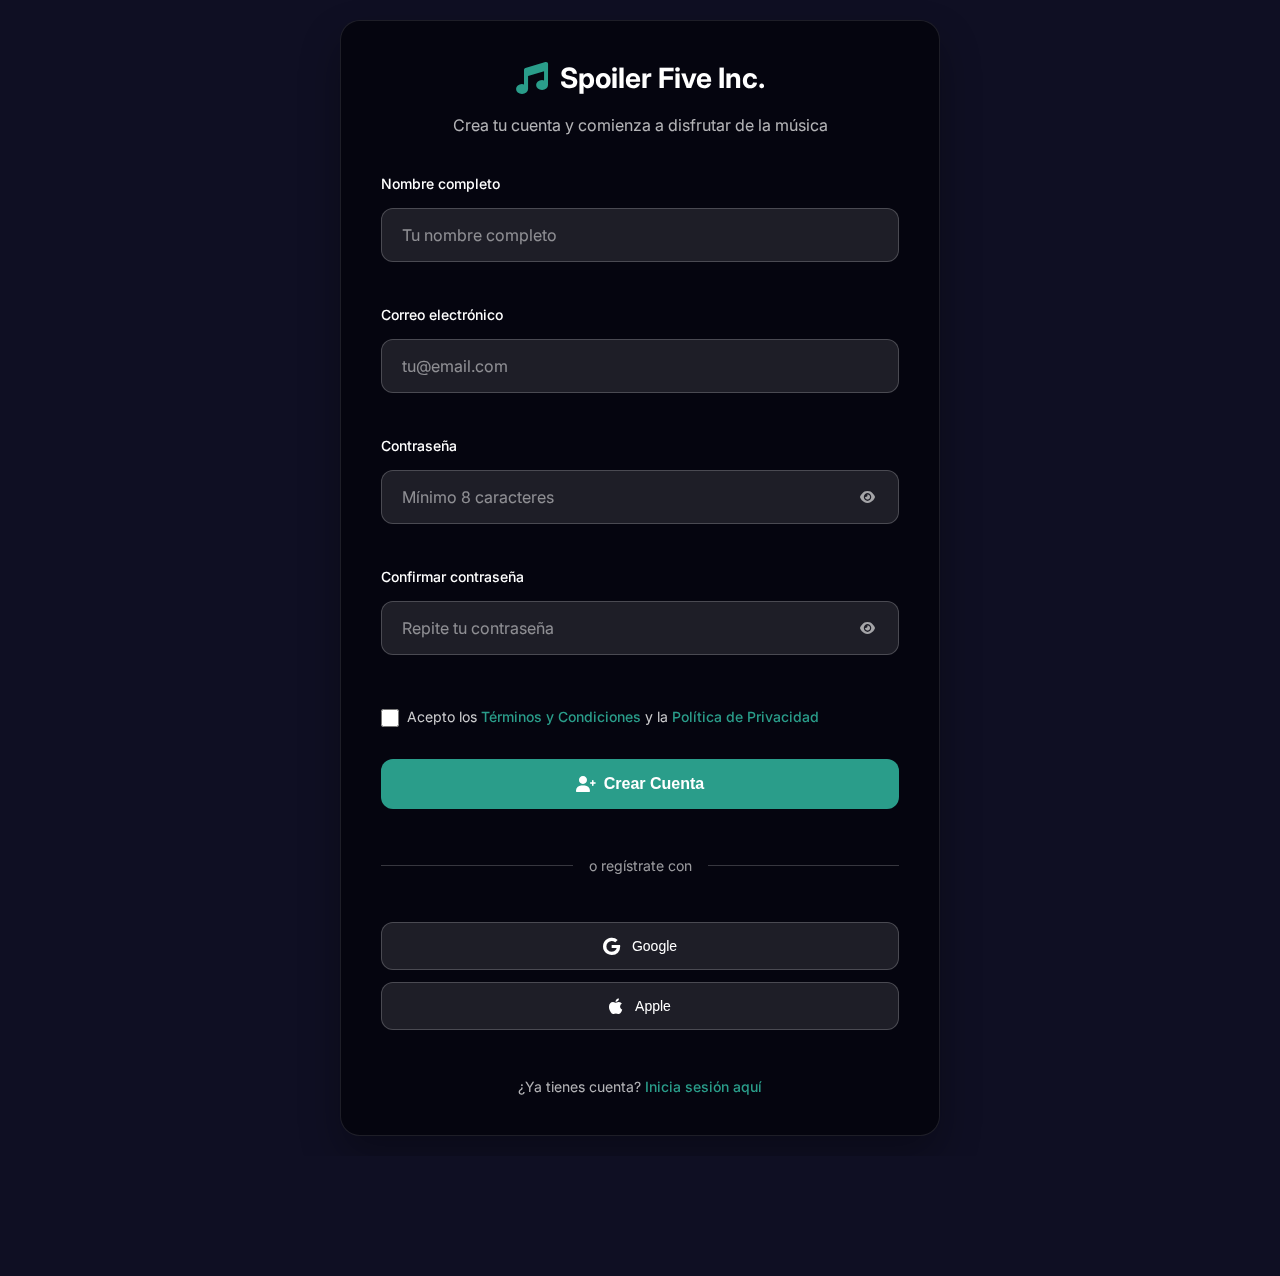
<file: register.html>
<!DOCTYPE html>
<html lang="es">
<head>
    <meta charset="UTF-8">
    <meta name="viewport" content="width=device-width, initial-scale=1.0">
    <title>Registrarse - Spoiler Five Inc.</title>
    <link href="https://cdnjs.cloudflare.com/ajax/libs/font-awesome/6.0.0/css/all.min.css" rel="stylesheet">
    <link href="https://fonts.googleapis.com/css2?family=Inter:wght@300;400;500;600;700&display=swap" rel="stylesheet">
    <link href="styles.css" rel="stylesheet">
    <style>
        /* Estilos específicos para la página de registro */
        .register-container {
            min-height: 100vh;
            display: flex;
            align-items: center;
            justify-content: center;
            background: #0f0f23;
            padding: 20px;
            position: relative;
            overflow: hidden;
        }

        .register-card {
            background: rgba(5, 5, 15, 0.95);
            backdrop-filter: blur(20px);
            border: 1px solid rgba(255, 255, 255, 0.1);
            border-radius: 20px;
            padding: 40px;
            width: 100%;
            max-width: 600px;
            box-shadow: 0 20px 40px rgba(0, 0, 0, 0.3);
            position: relative;
            z-index: 1;
        }

        .register-header {
            text-align: center;
            margin-bottom: 40px;
        }

        .register-logo {
            display: flex;
            align-items: center;
            justify-content: center;
            gap: 12px;
            margin-bottom: 20px;
        }

        .register-logo i {
            font-size: 32px;
            color: #2a9d8a;
        }

        .register-logo h1 {
            font-size: 28px;
            font-weight: 700;
            color: #ffffff;
            margin: 0;
        }

        .register-subtitle {
            font-size: 16px;
            color: rgba(255, 255, 255, 0.7);
            margin: 0;
        }

        .register-form {
            display: flex;
            flex-direction: column;
            gap: 24px;
        }

        .form-group {
            display: flex;
            flex-direction: column;
            gap: 8px;
        }

        .form-label {
            font-size: 14px;
            font-weight: 500;
            color: rgba(255, 255, 255, 0.9);
        }

        .form-input {
            width: 100%;
            padding: 16px 20px;
            background: rgba(255, 255, 255, 0.1);
            border: 1px solid rgba(255, 255, 255, 0.2);
            border-radius: 12px;
            color: #ffffff;
            font-size: 16px;
            transition: all 0.3s ease;
            font-family: 'Inter', sans-serif;
        }

        .form-input:focus {
            outline: none;
            background: rgba(255, 255, 255, 0.15);
            border-color: #2a9d8a;
            box-shadow: 0 0 20px rgba(42, 157, 138, 0.3);
        }

        .form-input::placeholder {
            color: rgba(255, 255, 255, 0.5);
        }

        .password-container {
            position: relative;
        }

        .password-toggle {
            position: absolute;
            right: 16px;
            top: 50%;
            transform: translateY(-50%);
            background: none;
            border: none;
            color: rgba(255, 255, 255, 0.6);
            cursor: pointer;
            padding: 8px;
            border-radius: 6px;
            transition: all 0.3s ease;
        }

        .password-toggle:hover {
            color: #2a9d8a;
            background: rgba(42, 157, 138, 0.1);
        }

        .register-options {
            display: flex;
            justify-content: space-between;
            align-items: center;
            margin: 8px 0;
        }

        .terms-checkbox {
            display: flex;
            align-items: flex-start;
            gap: 8px;
        }

        .terms-checkbox input[type="checkbox"] {
            width: 18px;
            height: 18px;
            accent-color: #2a9d8a;
            margin-top: 2px;
        }

        .terms-checkbox label {
            font-size: 14px;
            color: rgba(255, 255, 255, 0.8);
            cursor: pointer;
            line-height: 1.4;
        }

        .terms-link {
            color: #2a9d8a;
            text-decoration: none;
            font-weight: 500;
        }

        .terms-link:hover {
            color: #45b7b8;
            text-decoration: underline;
        }

        .register-btn {
            width: 100%;
            padding: 16px 24px;
            background: #2a9d8a;
            color: #ffffff;
            border: none;
            border-radius: 12px;
            font-size: 16px;
            font-weight: 600;
            cursor: pointer;
            transition: all 0.3s ease;
            display: flex;
            align-items: center;
            justify-content: center;
            gap: 8px;
        }

        .register-btn:hover {
            background: #45b7b8;
        }

        .register-btn:active {
            transform: translateY(0);
        }

        .divider {
            display: flex;
            align-items: center;
            gap: 16px;
            margin: 24px 0;
        }

        .divider::before,
        .divider::after {
            content: '';
            flex: 1;
            height: 1px;
            background: rgba(255, 255, 255, 0.2);
        }

        .divider span {
            color: rgba(255, 255, 255, 0.6);
            font-size: 14px;
        }

        .social-register {
            display: flex;
            flex-direction: column;
            gap: 12px;
        }

        .social-btn {
            width: 100%;
            padding: 14px 20px;
            background: rgba(255, 255, 255, 0.1);
            border: 1px solid rgba(255, 255, 255, 0.2);
            border-radius: 12px;
            color: #ffffff;
            font-size: 14px;
            font-weight: 500;
            cursor: pointer;
            transition: all 0.3s ease;
            display: flex;
            align-items: center;
            justify-content: center;
            gap: 12px;
        }

        .social-btn:hover {
            background: rgba(255, 255, 255, 0.15);
            border-color: rgba(255, 255, 255, 0.3);
            transform: translateY(-1px);
        }

        .social-btn i {
            font-size: 18px;
        }

        .login-link {
            text-align: center;
            margin-top: 24px;
            font-size: 14px;
            color: rgba(255, 255, 255, 0.7);
        }

        .login-link a {
            color: #2a9d8a;
            text-decoration: none;
            font-weight: 500;
            transition: all 0.3s ease;
        }

        .login-link a:hover {
            color: #45b7b8;
            text-decoration: underline;
        }

        /* Responsive */
        @media (max-width: 480px) {
            .register-card {
                padding: 30px 20px;
                margin: 10px;
            }

            .register-logo h1 {
                font-size: 24px;
            }

            .register-subtitle {
                font-size: 14px;
            }

            .form-input {
                padding: 14px 16px;
                font-size: 15px;
            }

            .register-btn {
                padding: 14px 20px;
                font-size: 15px;
            }
        }

        /* Animaciones */
        @keyframes fadeInUp {
            from {
                opacity: 0;
                transform: translateY(30px);
            }
            to {
                opacity: 1;
                transform: translateY(0);
            }
        }

        .register-card {
            animation: fadeInUp 0.6s ease forwards;
        }

        /* Efectos de entrada en los campos */
        .form-group.focused .form-label {
            color: #2a9d8a;
        }
    </style>
</head>
<body>
    <div class="register-container">
        <div class="register-card">
            <div class="register-header">
                <div class="register-logo">
                    <i class="fas fa-music"></i>
                    <h1>Spoiler Five Inc.</h1>
                </div>
                <p class="register-subtitle">Crea tu cuenta y comienza a disfrutar de la música</p>
            </div>

            <form class="register-form" id="registerForm">
                <div class="form-group">
                    <label for="fullName" class="form-label">Nombre completo</label>
                    <input 
                        type="text" 
                        id="fullName" 
                        name="fullName" 
                        class="form-input" 
                        placeholder="Tu nombre completo"
                        required
                    >
                </div>

                <div class="form-group">
                    <label for="email" class="form-label">Correo electrónico</label>
                    <input 
                        type="email" 
                        id="email" 
                        name="email" 
                        class="form-input" 
                        placeholder="tu@email.com"
                        required
                    >
                </div>

                <div class="form-group">
                    <label for="password" class="form-label">Contraseña</label>
                    <div class="password-container">
                        <input 
                            type="password" 
                            id="password" 
                            name="password" 
                            class="form-input" 
                            placeholder="Mínimo 8 caracteres"
                            required
                        >
                        <button type="button" class="password-toggle" id="passwordToggle">
                            <i class="fas fa-eye"></i>
                        </button>
                    </div>
                </div>

                <div class="form-group">
                    <label for="confirmPassword" class="form-label">Confirmar contraseña</label>
                    <div class="password-container">
                        <input 
                            type="password" 
                            id="confirmPassword" 
                            name="confirmPassword" 
                            class="form-input" 
                            placeholder="Repite tu contraseña"
                            required
                        >
                        <button type="button" class="password-toggle" id="confirmPasswordToggle">
                            <i class="fas fa-eye"></i>
                        </button>
                    </div>
                </div>

                <div class="register-options">
                    <div class="terms-checkbox">
                        <input type="checkbox" id="terms" name="terms" required>
                        <label for="terms">
                            Acepto los <a href="#" class="terms-link">Términos y Condiciones</a> y la <a href="#" class="terms-link">Política de Privacidad</a>
                        </label>
                    </div>
                </div>

                <button type="submit" class="register-btn" id="registerBtn">
                    <i class="fas fa-user-plus"></i>
                    Crear Cuenta
                </button>

                <div class="divider">
                    <span>o regístrate con</span>
                </div>

                <div class="social-register">
                    <button type="button" class="social-btn" id="googleRegister">
                        <i class="fab fa-google"></i>
                        Google
                    </button>
                    <button type="button" class="social-btn" id="appleRegister">
                        <i class="fab fa-apple"></i>
                        Apple
                    </button>
                </div>

                <div class="login-link">
                    ¿Ya tienes cuenta? <a href="login.html" id="loginLink">Inicia sesión aquí</a>
                </div>
            </form>
        </div>
    </div>

    <script>
        // Toggle de visibilidad de contraseña
        const passwordToggle = document.getElementById('passwordToggle');
        const passwordInput = document.getElementById('password');
        const confirmPasswordToggle = document.getElementById('confirmPasswordToggle');
        const confirmPasswordInput = document.getElementById('confirmPassword');

        passwordToggle.addEventListener('click', function() {
            const type = passwordInput.getAttribute('type') === 'password' ? 'text' : 'password';
            passwordInput.setAttribute('type', type);
            
            const icon = this.querySelector('i');
            icon.classList.toggle('fa-eye');
            icon.classList.toggle('fa-eye-slash');
        });

        confirmPasswordToggle.addEventListener('click', function() {
            const type = confirmPasswordInput.getAttribute('type') === 'password' ? 'text' : 'password';
            confirmPasswordInput.setAttribute('type', type);
            
            const icon = this.querySelector('i');
            icon.classList.toggle('fa-eye');
            icon.classList.toggle('fa-eye-slash');
        });

        // Validación de contraseñas
        function validatePasswords() {
            const password = passwordInput.value;
            const confirmPassword = confirmPasswordInput.value;
            
            if (password !== confirmPassword) {
                confirmPasswordInput.setCustomValidity('Las contraseñas no coinciden');
                return false;
            } else {
                confirmPasswordInput.setCustomValidity('');
                return true;
            }
        }

        passwordInput.addEventListener('input', validatePasswords);
        confirmPasswordInput.addEventListener('input', validatePasswords);

        // Manejo del formulario de registro
        const registerForm = document.getElementById('registerForm');
        const registerBtn = document.getElementById('registerBtn');

        registerForm.addEventListener('submit', function(e) {
            e.preventDefault();
            
            if (!validatePasswords()) {
                return;
            }
            
            // Mostrar estado de carga
            registerBtn.innerHTML = '<i class="fas fa-spinner fa-spin"></i> Creando cuenta...';
            registerBtn.disabled = true;
            
            // Simular proceso de registro (en una app real, aquí harías la petición al servidor)
            setTimeout(() => {
                alert('¡Cuenta creada exitosamente! Redirigiendo al login...');
                window.location.href = 'login.html';
            }, 2000);
        });

        // Registro con Google
        document.getElementById('googleRegister').addEventListener('click', function() {
            this.innerHTML = '<i class="fas fa-spinner fa-spin"></i> Conectando...';
            this.disabled = true;
            
            setTimeout(() => {
                alert('Registro con Google completado. Redirigiendo...');
                window.location.href = 'index.html';
            }, 1000);
        });

        // Registro con Apple
        document.getElementById('appleRegister').addEventListener('click', function() {
            this.innerHTML = '<i class="fas fa-spinner fa-spin"></i> Conectando...';
            this.disabled = true;
            
            setTimeout(() => {
                alert('Registro con Apple completado. Redirigiendo...');
                window.location.href = 'index.html';
            }, 1000);
        });

        // Enlaces de términos y condiciones
        document.querySelectorAll('.terms-link').forEach(link => {
            link.addEventListener('click', function(e) {
                e.preventDefault();
                alert('Términos y Condiciones / Política de Privacidad próximamente disponibles');
            });
        });

        // Efectos de entrada en los campos
        const inputs = document.querySelectorAll('.form-input');
        inputs.forEach(input => {
            input.addEventListener('focus', function() {
                this.parentElement.classList.add('focused');
            });
            
            input.addEventListener('blur', function() {
                if (!this.value) {
                    this.parentElement.classList.remove('focused');
                }
            });
        });
    </script>
</body>
</html>
</file>
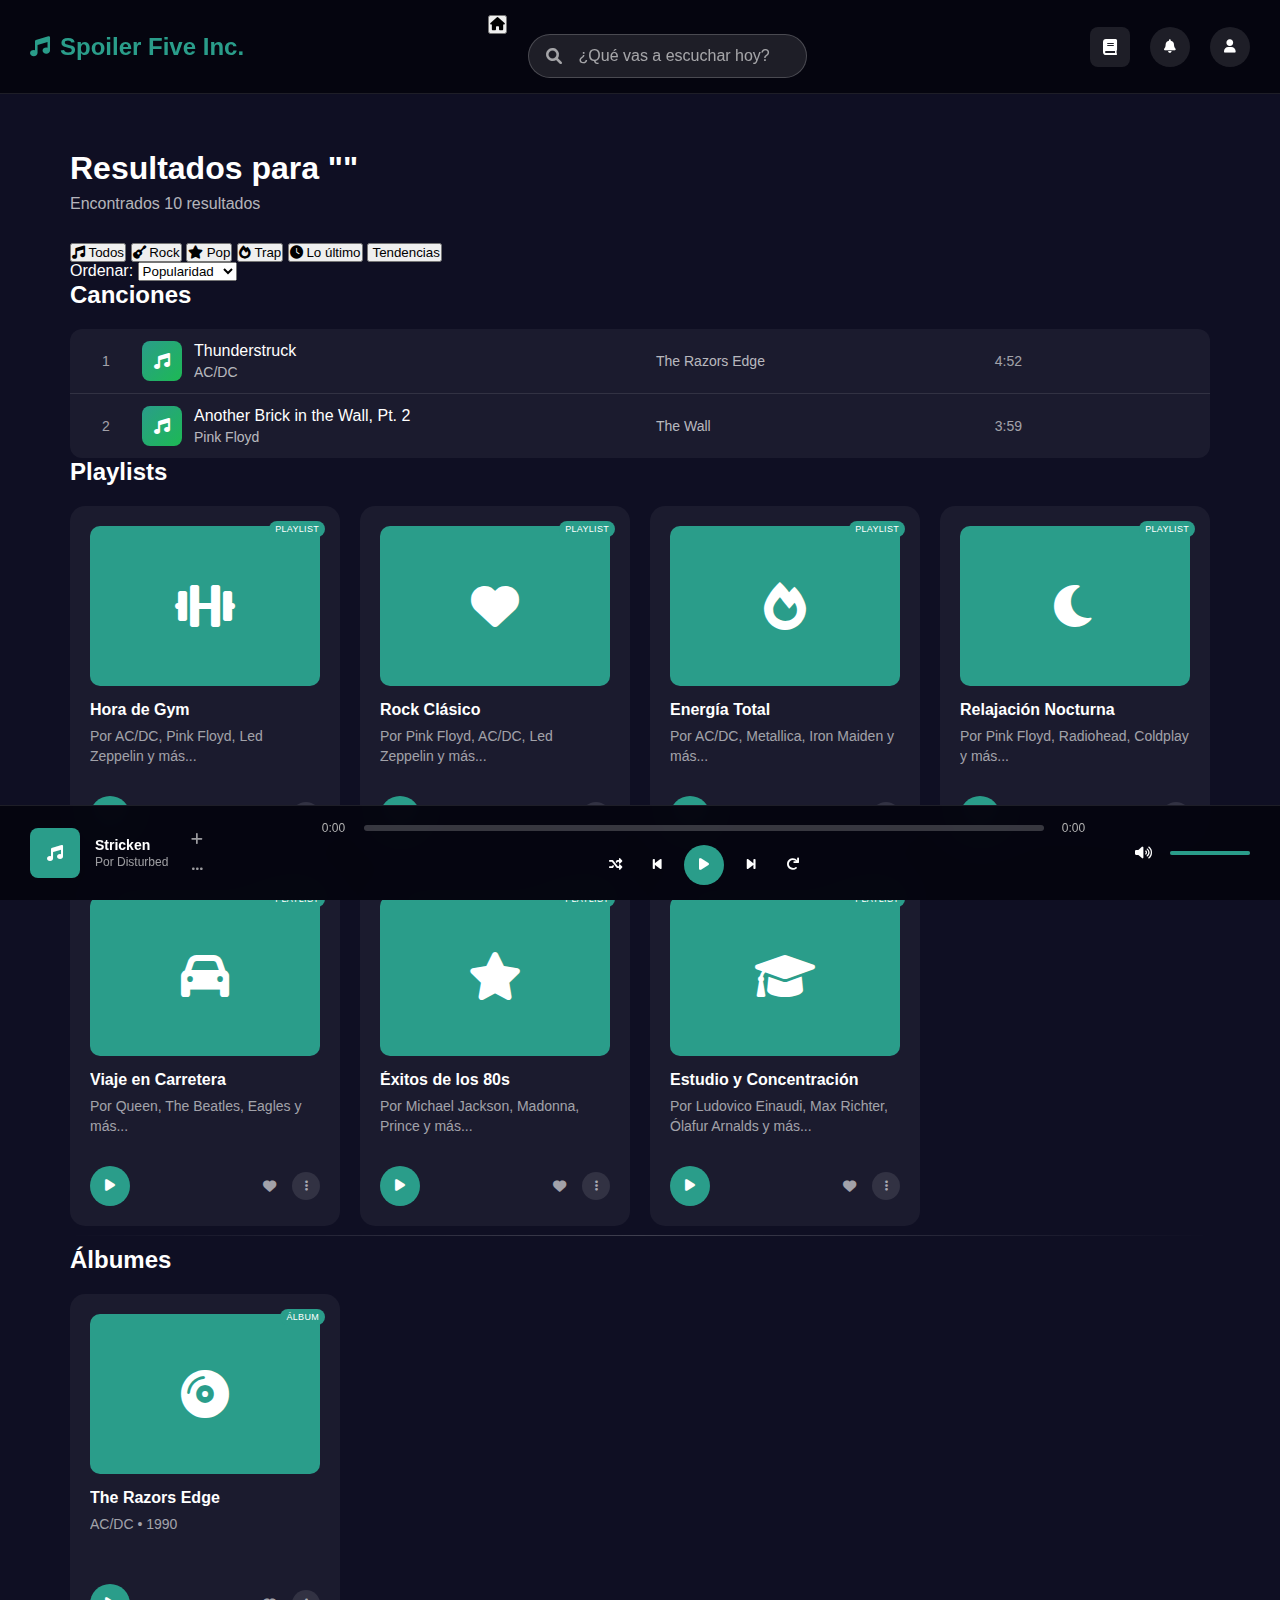
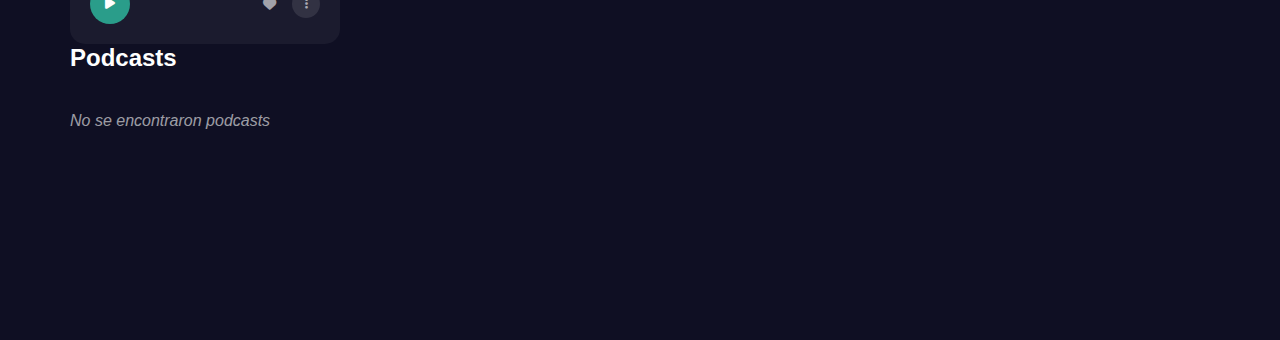
<file: search-results.html>
<!DOCTYPE html>
<html lang="es">
<head>
    <meta charset="UTF-8">
    <meta name="viewport" content="width=device-width, initial-scale=1.0">
    <title>Resultados de búsqueda - Spoiler Five</title>
    <link rel="stylesheet" href="styles.css">
    <link rel="stylesheet" href="https://cdnjs.cloudflare.com/ajax/libs/font-awesome/6.0.0/css/all.min.css">
</head>
<body>
    <!-- Header -->
    <header class="header">
        <div class="logo">
            <i class="fas fa-music"></i>
            Spoiler Five Inc.
        </div>
        
        <div class="search-section">
            <button class="home-btn" id="homeBtn" title="Inicio">
                <i class="fas fa-home"></i>
            </button>
            
            <div class="search-container">
                <i class="fas fa-search search-icon"></i>
                <input type="text" id="searchInput" class="search-bar" placeholder="¿Qué vas a escuchar hoy?">
            </div>
        </div>
        
        <div class="header-actions">
            <button class="hamburger-btn" id="hamburgerBtn">
                <i class="fas fa-book"></i>
            </button>
            <button class="notification-btn" id="notificationBtn">
                <i class="fas fa-bell"></i>
            </button>
            <button class="user-btn" id="userBtn">
                <i class="fas fa-user"></i>
            </button>
        </div>
    </header>

    <!-- Panel Lateral -->
    <div class="sidebar" id="sidebar">
        <div class="sidebar-header">
            <h3>Mi Biblioteca</h3>
            <button class="close-sidebar-btn" id="closeSidebarBtn">
                <i class="fas fa-times"></i>
            </button>
        </div>
        
        <div class="sidebar-content">
            <!-- Búsqueda en Biblioteca -->
            <div class="library-search">
                <div class="search-container">
                    <i class="fas fa-search search-icon"></i>
                    <input type="text" id="librarySearchInput" class="library-search-bar" placeholder="Buscar en tu biblioteca">
                </div>
            </div>

            <!-- Filtros de Biblioteca -->
            <div class="library-filters">
                <div class="filter-group">
                    <label class="filter-label">Tipo:</label>
                    <select class="library-filter-select" id="libraryTypeFilter">
                        <option value="all">Todos</option>
                        <option value="playlists">Playlists</option>
                        <option value="albums">Albums</option>
                        <option value="podcasts">Podcasts</option>
                    </select>
                </div>
                
                <div class="filter-group">
                    <label class="filter-label">Ordenar:</label>
                    <select class="library-filter-select" id="librarySortFilter">
                        <option value="recent">Recientes</option>
                        <option value="alphabetical">A-Z</option>
                        <option value="artist">Por artista</option>
                        <option value="date">Por fecha</option>
                    </select>
                </div>
            </div>


            <!-- Lista de Contenido -->
            <div class="sidebar-section">
                <button class="create-playlist-btn">
                    <i class="fas fa-plus"></i>
                    Crear playlist
                </button>
                <div class="sidebar-list">
                    <!-- Playlists -->
                    <div class="sidebar-item pinned-item" data-type="playlist" onclick="window.location.href='favorites.html'">
                        <div class="sidebar-item-icon">
                            <i class="fas fa-heart"></i>
                        </div>
                        <div class="sidebar-item-info">
                            <span class="sidebar-item-title">
                                <span class="pinned-indicator">
                                    <i class="fas fa-thumbtack"></i>
                                </span>
                                Canciones que te gustan
                            </span>
                            <span class="sidebar-item-subtitle">Ariel Vincennao • 12 canciones</span>
                        </div>
                        <div class="sidebar-item-badge playlist-badge">Playlist</div>
                        <button class="sidebar-play-btn" onclick="event.stopPropagation(); window.location.href='favorites.html'">
                            <i class="fas fa-play"></i>
                        </button>
                    </div>
                    
                    <div class="sidebar-item" data-type="playlist">
                        <div class="sidebar-item-icon">
                            <i class="fas fa-dumbbell"></i>
                        </div>
                        <div class="sidebar-item-info">
                            <span class="sidebar-item-title">Hora de Gym</span>
                            <span class="sidebar-item-subtitle">Ariel Vincennao • 5 canciones</span>
                        </div>
                        <div class="sidebar-item-badge playlist-badge">Playlist</div>
                        <button class="sidebar-play-btn">
                            <i class="fas fa-play"></i>
                        </button>
                    </div>
                    
                    <div class="sidebar-item" data-type="playlist">
                        <div class="sidebar-item-icon">
                            <i class="fas fa-heart"></i>
                        </div>
                        <div class="sidebar-item-info">
                            <span class="sidebar-item-title">Rock Clásico</span>
                            <span class="sidebar-item-subtitle">Ariel Vincennao • 12 canciones</span>
                        </div>
                        <div class="sidebar-item-badge playlist-badge">Playlist</div>
                        <button class="sidebar-play-btn">
                            <i class="fas fa-play"></i>
                        </button>
                    </div>
                    
                    <div class="sidebar-item" data-type="playlist">
                        <div class="sidebar-item-icon">
                            <i class="fas fa-fire"></i>
                        </div>
                        <div class="sidebar-item-info">
                            <span class="sidebar-item-title">Energía Total</span>
                            <span class="sidebar-item-subtitle">Ariel Vincennao • 8 canciones</span>
                        </div>
                        <div class="sidebar-item-badge playlist-badge">Playlist</div>
                        <button class="sidebar-play-btn">
                            <i class="fas fa-play"></i>
                        </button>
                    </div>

                    <!-- Álbumes -->
                    <div class="sidebar-item" data-type="album">
                        <div class="sidebar-item-icon">
                            <i class="fas fa-compact-disc"></i>
                        </div>
                        <div class="sidebar-item-info">
                            <span class="sidebar-item-title">The Razors Edge</span>
                            <span class="sidebar-item-subtitle">AC/DC • 12 canciones</span>
                        </div>
                        <div class="sidebar-item-badge album-badge">Album</div>
                        <button class="sidebar-play-btn">
                            <i class="fas fa-play"></i>
                        </button>
                    </div>
                    
                    <div class="sidebar-item" data-type="album">
                        <div class="sidebar-item-icon">
                            <i class="fas fa-compact-disc"></i>
                        </div>
                        <div class="sidebar-item-info">
                            <span class="sidebar-item-title">The Wall</span>
                            <span class="sidebar-item-subtitle">Pink Floyd • 26 canciones</span>
                        </div>
                        <div class="sidebar-item-badge album-badge">Album</div>
                        <button class="sidebar-play-btn">
                            <i class="fas fa-play"></i>
                        </button>
                    </div>

                    <!-- Podcasts -->
                    <div class="sidebar-item" data-type="podcast">
                        <div class="sidebar-item-icon">
                            <i class="fas fa-microphone"></i>
                        </div>
                        <div class="sidebar-item-info">
                            <span class="sidebar-item-title">Música y Más</span>
                            <span class="sidebar-item-subtitle">Ariel Vincennao • 15 canciones</span>
                        </div>
                        <div class="sidebar-item-badge podcast-badge">Podcast</div>
                        <button class="sidebar-play-btn">
                            <i class="fas fa-play"></i>
                        </button>
                    </div>
                    
                    <div class="sidebar-item" data-type="podcast">
                        <div class="sidebar-item-icon">
                            <i class="fas fa-microphone"></i>
                        </div>
                        <div class="sidebar-item-info">
                            <span class="sidebar-item-title">Rock Clásico Podcast</span>
                            <span class="sidebar-item-subtitle">Ariel Vincennao • 8 canciones</span>
                        </div>
                        <div class="sidebar-item-badge podcast-badge">Podcast</div>
                        <button class="sidebar-play-btn">
                            <i class="fas fa-play"></i>
                        </button>
                    </div>

                    <!-- Más Playlists -->
                    <div class="sidebar-item" data-type="playlist">
                        <div class="sidebar-item-icon">
                            <i class="fas fa-moon"></i>
                        </div>
                        <div class="sidebar-item-info">
                            <span class="sidebar-item-title">Relajación Nocturna</span>
                            <span class="sidebar-item-subtitle">Ariel Vincennao • 15 canciones</span>
                        </div>
                        <div class="sidebar-item-badge playlist-badge">Playlist</div>
                        <button class="sidebar-play-btn">
                            <i class="fas fa-play"></i>
                        </button>
                    </div>
                    
                    <div class="sidebar-item" data-type="playlist">
                        <div class="sidebar-item-icon">
                            <i class="fas fa-car"></i>
                        </div>
                        <div class="sidebar-item-info">
                            <span class="sidebar-item-title">Viaje en Carretera</span>
                            <span class="sidebar-item-subtitle">Ariel Vincennao • 22 canciones</span>
                        </div>
                        <div class="sidebar-item-badge playlist-badge">Playlist</div>
                        <button class="sidebar-play-btn">
                            <i class="fas fa-play"></i>
                        </button>
                    </div>
                    
                    <div class="sidebar-item" data-type="playlist">
                        <div class="sidebar-item-icon">
                            <i class="fas fa-star"></i>
                        </div>
                        <div class="sidebar-item-info">
                            <span class="sidebar-item-title">Éxitos de los 80s</span>
                            <span class="sidebar-item-subtitle">Ariel Vincennao • 18 canciones</span>
                        </div>
                        <div class="sidebar-item-badge playlist-badge">Playlist</div>
                        <button class="sidebar-play-btn">
                            <i class="fas fa-play"></i>
                        </button>
                    </div>

                    <!-- Más Álbumes -->
                    <div class="sidebar-item" data-type="album">
                        <div class="sidebar-item-icon">
                            <i class="fas fa-compact-disc"></i>
                        </div>
                        <div class="sidebar-item-info">
                            <span class="sidebar-item-title">Dark Side of the Moon</span>
                            <span class="sidebar-item-subtitle">Pink Floyd • 9 canciones</span>
                        </div>
                        <div class="sidebar-item-badge album-badge">Album</div>
                        <button class="sidebar-play-btn">
                            <i class="fas fa-play"></i>
                        </button>
                    </div>
                    
                    <div class="sidebar-item" data-type="album">
                        <div class="sidebar-item-icon">
                            <i class="fas fa-compact-disc"></i>
                        </div>
                        <div class="sidebar-item-info">
                            <span class="sidebar-item-title">Back in Black</span>
                            <span class="sidebar-item-subtitle">AC/DC • 10 canciones</span>
                        </div>
                        <div class="sidebar-item-badge album-badge">Album</div>
                        <button class="sidebar-play-btn">
                            <i class="fas fa-play"></i>
                        </button>
                    </div>
                    
                    <div class="sidebar-item" data-type="album">
                        <div class="sidebar-item-icon">
                            <i class="fas fa-compact-disc"></i>
                        </div>
                        <div class="sidebar-item-info">
                            <span class="sidebar-item-title">Led Zeppelin IV</span>
                            <span class="sidebar-item-subtitle">Led Zeppelin • 8 canciones</span>
                        </div>
                        <div class="sidebar-item-badge album-badge">Album</div>
                        <button class="sidebar-play-btn">
                            <i class="fas fa-play"></i>
                        </button>
                    </div>

                    <!-- Más Podcasts -->
                    <div class="sidebar-item" data-type="podcast">
                        <div class="sidebar-item-icon">
                            <i class="fas fa-microphone"></i>
                        </div>
                        <div class="sidebar-item-info">
                            <span class="sidebar-item-title">Historia del Rock</span>
                            <span class="sidebar-item-subtitle">Ariel Vincennao • 12 canciones</span>
                        </div>
                        <div class="sidebar-item-badge podcast-badge">Podcast</div>
                        <button class="sidebar-play-btn">
                            <i class="fas fa-play"></i>
                        </button>
                    </div>
                    
                    <div class="sidebar-item" data-type="podcast">
                        <div class="sidebar-item-icon">
                            <i class="fas fa-microphone"></i>
                        </div>
                        <div class="sidebar-item-info">
                            <span class="sidebar-item-title">Música Indie</span>
                            <span class="sidebar-item-subtitle">Ariel Vincennao • 6 canciones</span>
                        </div>
                        <div class="sidebar-item-badge podcast-badge">Podcast</div>
                        <button class="sidebar-play-btn">
                            <i class="fas fa-play"></i>
                        </button>
                    </div>

                </div>
            </div>
        </div>
    </div>

    <!-- Overlay para cerrar el panel -->
    <div class="sidebar-overlay" id="sidebarOverlay"></div>

    <!-- Panel de Notificaciones -->
    <div class="notifications-panel" id="notificationsPanel">
        <div class="notifications-header">
            <h3>Notificaciones</h3>
            <button class="close-notifications-btn" id="closeNotificationsBtn">
                <i class="fas fa-times"></i>
            </button>
        </div>
        
        <div class="notifications-content">
            <div class="notification-item">
                <div class="notification-icon">
                    <i class="fas fa-music"></i>
                </div>
                <div class="notification-info">
                    <h4 class="notification-title">Nueva canción disponible</h4>
                    <p class="notification-text">"Thunderstruck" de AC/DC ya está disponible en tu biblioteca</p>
                    <span class="notification-time">Hace 2 horas</span>
                </div>
            </div>

            <div class="notification-item">
                <div class="notification-icon">
                    <i class="fas fa-heart"></i>
                </div>
                <div class="notification-info">
                    <h4 class="notification-title">Playlist actualizada</h4>
                    <p class="notification-text">Tu playlist "Hora de Gym" se ha actualizado con 3 nuevas canciones</p>
                    <span class="notification-time">Hace 5 horas</span>
                </div>
            </div>

            <div class="notification-item">
                <div class="notification-icon">
                    <i class="fas fa-user"></i>
                </div>
                <div class="notification-info">
                    <h4 class="notification-title">Artista seguido</h4>
                    <p class="notification-text">Pink Floyd ha lanzado un nuevo álbum: "The Wall (Remastered)"</p>
                    <span class="notification-time">Ayer</span>
                </div>
            </div>

            <div class="notification-item">
                <div class="notification-icon">
                    <i class="fas fa-star"></i>
                </div>
                <div class="notification-info">
                    <h4 class="notification-title">Recomendación personalizada</h4>
                    <p class="notification-text">Basado en tu historial, te recomendamos "Bohemian Rhapsody"</p>
                    <span class="notification-time">Hace 1 día</span>
                </div>
            </div>

            <div class="notification-item">
                <div class="notification-icon">
                    <i class="fas fa-download"></i>
                </div>
                <div class="notification-info">
                    <h4 class="notification-title">Descarga completada</h4>
                    <p class="notification-text">"Stairway to Heaven" se ha descargado correctamente</p>
                    <span class="notification-time">Hace 2 días</span>
                </div>
            </div>
        </div>

        <div class="notifications-footer">
            <button class="view-all-btn">
                <i class="fas fa-list"></i>
                Ver todas las notificaciones
            </button>
        </div>
    </div>

    <!-- Overlay para cerrar notificaciones -->
    <div class="notifications-overlay" id="notificationsOverlay"></div>

    <!-- Panel de Ajustes de Usuario -->
    <div class="user-settings-panel" id="userSettingsPanel">
        <div class="user-settings-header">
            <div class="user-profile">
                <div class="user-avatar">
                    <i class="fas fa-user"></i>
                </div>
                <div class="user-info">
                    <h3>Ariel Vincennao</h3>
                    <p>Plan Premium</p>
                </div>
            </div>
            <button class="close-settings-btn" id="closeSettingsBtn">
                <i class="fas fa-times"></i>
            </button>
        </div>
        
        <div class="user-settings-content">
            <!-- Cuenta -->
            <div class="settings-section">
                <h4 class="settings-section-title">
                    <i class="fas fa-user"></i>
                    Cuenta
                </h4>
                <div class="settings-list">
                    <div class="settings-item">
                        <i class="fas fa-user-edit"></i>
                        <span>Perfil</span>
                        <i class="fas fa-chevron-right"></i>
                    </div>
                    <div class="settings-item">
                        <i class="fas fa-cog"></i>
                        <span>Configuración</span>
                        <i class="fas fa-chevron-right"></i>
                    </div>
                    <div class="settings-item">
                        <i class="fas fa-palette"></i>
                        <span>Apariencia</span>
                        <i class="fas fa-chevron-right"></i>
                    </div>
                </div>
            </div>

            <!-- Suscripción -->
            <div class="settings-section">
                <h4 class="settings-section-title">
                    <i class="fas fa-crown"></i>
                    Suscripción
                </h4>
                <div class="settings-list">
                    <div class="settings-item" onclick="window.location.href='plans.html'">
                        <i class="fas fa-star"></i>
                        <span>Plan</span>
                        <span class="settings-value">Premium</span>
                    </div>
                    <div class="settings-item">
                        <i class="fas fa-credit-card"></i>
                        <span>Método de pago</span>
                        <i class="fas fa-chevron-right"></i>
                    </div>
                    <div class="settings-item">
                        <i class="fas fa-receipt"></i>
                        <span>Facturación</span>
                        <i class="fas fa-chevron-right"></i>
                    </div>
                </div>
            </div>

            <!-- Privacidad -->
            <div class="settings-section">
                <h4 class="settings-section-title">
                    <i class="fas fa-shield-alt"></i>
                    Privacidad
                </h4>
                <div class="settings-list">
                    <div class="settings-item">
                        <i class="fas fa-lock"></i>
                        <span>Privacidad</span>
                        <i class="fas fa-chevron-right"></i>
                    </div>
                    <div class="settings-item">
                        <i class="fas fa-eye"></i>
                        <span>Actividad</span>
                        <i class="fas fa-chevron-right"></i>
                    </div>
                </div>
            </div>

            <!-- Soporte -->
            <div class="settings-section">
                <h4 class="settings-section-title">
                    <i class="fas fa-question-circle"></i>
                    Soporte
                </h4>
                <div class="settings-list">
                    <div class="settings-item">
                        <i class="fas fa-headset"></i>
                        <span>Ayuda</span>
                        <i class="fas fa-chevron-right"></i>
                    </div>
                    <div class="settings-item">
                        <i class="fas fa-comment"></i>
                        <span>Contacto</span>
                        <i class="fas fa-chevron-right"></i>
                    </div>
                    <div class="settings-item">
                        <i class="fas fa-info-circle"></i>
                        <span>Acerca de</span>
                        <i class="fas fa-chevron-right"></i>
                    </div>
                </div>
            </div>
        </div>

        <div class="user-settings-footer">
            <button class="logout-btn">
                <i class="fas fa-sign-out-alt"></i>
                Cerrar sesión
            </button>
        </div>
    </div>

    <!-- Overlay para cerrar ajustes -->
    <div class="settings-overlay" id="settingsOverlay"></div>

    <!-- Contenido Principal -->
    <main class="main-content">
        <!-- Resultados de Búsqueda -->
        <section class="search-results-section">
            <div class="search-results-header">
                <h1 id="searchTitle">Resultados para "<span id="searchTerm"></span>"</h1>
                <p id="resultsCount" class="results-count">Encontrados 0 resultados</p>
            </div>


            <!-- Filtros Rápidos con Chips -->
            <div class="quick-filters">
                <div class="filter-chips">
                    <button class="filter-chip active" data-filter="all">
                        <i class="fas fa-music"></i>
                        <span>Todos</span>
                    </button>
                    <button class="filter-chip" data-filter="rock">
                        <i class="fas fa-guitar"></i>
                        <span>Rock</span>
                    </button>
                    <button class="filter-chip" data-filter="pop">
                        <i class="fas fa-star"></i>
                        <span>Pop</span>
                    </button>
                    <button class="filter-chip" data-filter="trap">
                        <i class="fas fa-fire"></i>
                        <span>Trap</span>
                    </button>
                    <button class="filter-chip" data-filter="latest">
                        <i class="fas fa-clock"></i>
                        <span>Lo último</span>
                    </button>
                    <button class="filter-chip" data-filter="trending">
                        <i class="fas fa-trending-up"></i>
                        <span>Tendencias</span>
                    </button>
                </div>
                
                <div class="sort-options">
                    <label class="sort-label">Ordenar:</label>
                    <select class="sort-select" id="sortFilter">
                        <option value="popularity">Popularidad</option>
                        <option value="relevance">Relevancia</option>
                        <option value="newest">Más reciente</option>
                        <option value="oldest">Más antiguo</option>
                        <option value="alphabetical">A-Z</option>
                        <option value="duration">Duración</option>
                    </select>
                </div>
            </div>

            <!-- Resultados -->
            <div class="search-results-content">
                <!-- Canciones -->
                <div class="results-section" id="songs-results">
                    <h2 class="results-section-title">Canciones</h2>
                    <div class="songs-list">
                        <div class="song-item">
                            <div class="song-number">1</div>
                            <div class="song-info">
                                <div class="song-image">
                                    <i class="fas fa-music"></i>
                                </div>
                                <div class="song-details">
                                    <h3 class="song-title">Thunderstruck</h3>
                                    <p class="song-artist">AC/DC</p>
                                </div>
                            </div>
                            <div class="song-album">The Razors Edge</div>
                            <div class="song-duration">4:52</div>
                            <div class="song-actions">
                                <button class="song-action-btn">
                                    <i class="fas fa-heart"></i>
                                </button>
                                <button class="song-action-btn">
                                    <i class="fas fa-ellipsis-h"></i>
                                </button>
                            </div>
                        </div>

                        <div class="song-item">
                            <div class="song-number">2</div>
                            <div class="song-info">
                                <div class="song-image">
                                    <i class="fas fa-music"></i>
                                </div>
                                <div class="song-details">
                                    <h3 class="song-title">Another Brick in the Wall, Pt. 2</h3>
                                    <p class="song-artist">Pink Floyd</p>
                                </div>
                            </div>
                            <div class="song-album">The Wall</div>
                            <div class="song-duration">3:59</div>
                            <div class="song-actions">
                                <button class="song-action-btn">
                                    <i class="fas fa-heart"></i>
                                </button>
                                <button class="song-action-btn">
                                    <i class="fas fa-ellipsis-h"></i>
                                </button>
                            </div>
                        </div>
                    </div>
                </div>


                <!-- Playlists -->
                <div class="results-section has-more" id="playlists-results">
                    <h2 class="results-section-title">Playlists</h2>
                    <div class="playlists-grid">
                        <div class="content-card">
                            <div class="card-image">
                                <i class="fas fa-dumbbell"></i>
                            </div>
                            <div class="card-tag playlist-tag">Playlist</div>
                            <h3 class="card-title">Hora de Gym</h3>
                            <p class="card-subtitle">Por AC/DC, Pink Floyd, Led Zeppelin y más...</p>
                            <div class="card-actions">
                                <button class="play-btn">
                                    <i class="fas fa-play"></i>
                                </button>
                                <div class="action-buttons-group">
                                    <button class="action-btn">
                                        <i class="fas fa-heart"></i>
                                    </button>
                                    <div class="context-menu-container">
                                        <button class="context-menu-btn" title="Más opciones">
                                            <i class="fas fa-ellipsis-v"></i>
                                        </button>
                                        <div class="context-menu">
                                            <button class="context-menu-item save-item">
                                                <i class="fas fa-bookmark"></i>
                                                <span>Guardar en mi biblioteca</span>
                                            </button>
                                            <button class="context-menu-item share-item">
                                                <i class="fas fa-share"></i>
                                                <span>Compartir</span>
                                            </button>
                                        </div>
                                    </div>
                                </div>
                            </div>
                        </div>

                        <div class="content-card">
                            <div class="card-image">
                                <i class="fas fa-heart"></i>
                            </div>
                            <div class="card-tag playlist-tag">Playlist</div>
                            <h3 class="card-title">Rock Clásico</h3>
                            <p class="card-subtitle">Por Pink Floyd, AC/DC, Led Zeppelin y más...</p>
                            <div class="card-actions">
                                <button class="play-btn">
                                    <i class="fas fa-play"></i>
                                </button>
                                <div class="action-buttons-group">
                                    <button class="action-btn">
                                        <i class="fas fa-heart"></i>
                                    </button>
                                    <div class="context-menu-container">
                                        <button class="context-menu-btn" title="Más opciones">
                                            <i class="fas fa-ellipsis-v"></i>
                                        </button>
                                        <div class="context-menu">
                                            <button class="context-menu-item save-item">
                                                <i class="fas fa-bookmark"></i>
                                                <span>Guardar en mi biblioteca</span>
                                            </button>
                                            <button class="context-menu-item share-item">
                                                <i class="fas fa-share"></i>
                                                <span>Compartir</span>
                                            </button>
                                        </div>
                                    </div>
                                </div>
                            </div>
                        </div>

                        <div class="content-card">
                            <div class="card-image">
                                <i class="fas fa-fire"></i>
                            </div>
                            <div class="card-tag playlist-tag">Playlist</div>
                            <h3 class="card-title">Energía Total</h3>
                            <p class="card-subtitle">Por AC/DC, Metallica, Iron Maiden y más...</p>
                            <div class="card-actions">
                                <button class="play-btn">
                                    <i class="fas fa-play"></i>
                                </button>
                                <div class="action-buttons-group">
                                    <button class="action-btn">
                                        <i class="fas fa-heart"></i>
                                    </button>
                                    <div class="context-menu-container">
                                        <button class="context-menu-btn" title="Más opciones">
                                            <i class="fas fa-ellipsis-v"></i>
                                        </button>
                                        <div class="context-menu">
                                            <button class="context-menu-item save-item">
                                                <i class="fas fa-bookmark"></i>
                                                <span>Guardar en mi biblioteca</span>
                                            </button>
                                            <button class="context-menu-item share-item">
                                                <i class="fas fa-share"></i>
                                                <span>Compartir</span>
                                            </button>
                                        </div>
                                    </div>
                                </div>
                            </div>
                        </div>

                        <div class="content-card">
                            <div class="card-image">
                                <i class="fas fa-moon"></i>
                            </div>
                            <div class="card-tag playlist-tag">Playlist</div>
                            <h3 class="card-title">Relajación Nocturna</h3>
                            <p class="card-subtitle">Por Pink Floyd, Radiohead, Coldplay y más...</p>
                            <div class="card-actions">
                                <button class="play-btn">
                                    <i class="fas fa-play"></i>
                                </button>
                                <div class="action-buttons-group">
                                    <button class="action-btn">
                                        <i class="fas fa-heart"></i>
                                    </button>
                                    <div class="context-menu-container">
                                        <button class="context-menu-btn" title="Más opciones">
                                            <i class="fas fa-ellipsis-v"></i>
                                        </button>
                                        <div class="context-menu">
                                            <button class="context-menu-item save-item">
                                                <i class="fas fa-bookmark"></i>
                                                <span>Guardar en mi biblioteca</span>
                                            </button>
                                            <button class="context-menu-item share-item">
                                                <i class="fas fa-share"></i>
                                                <span>Compartir</span>
                                            </button>
                                        </div>
                                    </div>
                                </div>
                            </div>
                        </div>

                        <div class="content-card">
                            <div class="card-image">
                                <i class="fas fa-car"></i>
                            </div>
                            <div class="card-tag playlist-tag">Playlist</div>
                            <h3 class="card-title">Viaje en Carretera</h3>
                            <p class="card-subtitle">Por Queen, The Beatles, Eagles y más...</p>
                            <div class="card-actions">
                                <button class="play-btn">
                                    <i class="fas fa-play"></i>
                                </button>
                                <div class="action-buttons-group">
                                    <button class="action-btn">
                                        <i class="fas fa-heart"></i>
                                    </button>
                                    <div class="context-menu-container">
                                        <button class="context-menu-btn" title="Más opciones">
                                            <i class="fas fa-ellipsis-v"></i>
                                        </button>
                                        <div class="context-menu">
                                            <button class="context-menu-item save-item">
                                                <i class="fas fa-bookmark"></i>
                                                <span>Guardar en mi biblioteca</span>
                                            </button>
                                            <button class="context-menu-item share-item">
                                                <i class="fas fa-share"></i>
                                                <span>Compartir</span>
                                            </button>
                                        </div>
                                    </div>
                                </div>
                            </div>
                        </div>

                        <div class="content-card">
                            <div class="card-image">
                                <i class="fas fa-star"></i>
                            </div>
                            <div class="card-tag playlist-tag">Playlist</div>
                            <h3 class="card-title">Éxitos de los 80s</h3>
                            <p class="card-subtitle">Por Michael Jackson, Madonna, Prince y más...</p>
                            <div class="card-actions">
                                <button class="play-btn">
                                    <i class="fas fa-play"></i>
                                </button>
                                <div class="action-buttons-group">
                                    <button class="action-btn">
                                        <i class="fas fa-heart"></i>
                                    </button>
                                    <div class="context-menu-container">
                                        <button class="context-menu-btn" title="Más opciones">
                                            <i class="fas fa-ellipsis-v"></i>
                                        </button>
                                        <div class="context-menu">
                                            <button class="context-menu-item save-item">
                                                <i class="fas fa-bookmark"></i>
                                                <span>Guardar en mi biblioteca</span>
                                            </button>
                                            <button class="context-menu-item share-item">
                                                <i class="fas fa-share"></i>
                                                <span>Compartir</span>
                                            </button>
                                        </div>
                                    </div>
                                </div>
                            </div>
                        </div>

                        <div class="content-card">
                            <div class="card-image">
                                <i class="fas fa-graduation-cap"></i>
                            </div>
                            <div class="card-tag playlist-tag">Playlist</div>
                            <h3 class="card-title">Estudio y Concentración</h3>
                            <p class="card-subtitle">Por Ludovico Einaudi, Max Richter, Ólafur Arnalds y más...</p>
                            <div class="card-actions">
                                <button class="play-btn">
                                    <i class="fas fa-play"></i>
                                </button>
                                <div class="action-buttons-group">
                                    <button class="action-btn">
                                        <i class="fas fa-heart"></i>
                                    </button>
                                    <div class="context-menu-container">
                                        <button class="context-menu-btn" title="Más opciones">
                                            <i class="fas fa-ellipsis-v"></i>
                                        </button>
                                        <div class="context-menu">
                                            <button class="context-menu-item save-item">
                                                <i class="fas fa-bookmark"></i>
                                                <span>Guardar en mi biblioteca</span>
                                            </button>
                                            <button class="context-menu-item share-item">
                                                <i class="fas fa-share"></i>
                                                <span>Compartir</span>
                                            </button>
                                        </div>
                                    </div>
                                </div>
                            </div>
                        </div>
                    </div>
                </div>

                <!-- Álbumes -->
                <div class="results-section" id="albums-results">
                    <h2 class="results-section-title">Álbumes</h2>
                    <div class="albums-grid">
                        <div class="content-card">
                            <div class="card-image">
                                <i class="fas fa-compact-disc"></i>
                            </div>
                            <div class="card-tag album-tag">Álbum</div>
                            <h3 class="card-title">The Razors Edge</h3>
                            <p class="card-subtitle">AC/DC • 1990</p>
                            <div class="card-actions">
                                <button class="play-btn">
                                    <i class="fas fa-play"></i>
                                </button>
                                <div class="action-buttons-group">
                                    <button class="action-btn">
                                        <i class="fas fa-heart"></i>
                                    </button>
                                    <div class="context-menu-container">
                                        <button class="context-menu-btn" title="Más opciones">
                                            <i class="fas fa-ellipsis-v"></i>
                                        </button>
                                        <div class="context-menu">
                                            <button class="context-menu-item save-item">
                                                <i class="fas fa-bookmark"></i>
                                                <span>Guardar en mi biblioteca</span>
                                            </button>
                                            <button class="context-menu-item share-item">
                                                <i class="fas fa-share"></i>
                                                <span>Compartir</span>
                                            </button>
                                        </div>
                                    </div>
                                </div>
                            </div>
                        </div>
                    </div>
                </div>

                <!-- Podcasts -->
                <div class="results-section" id="podcasts-results">
                    <h2 class="results-section-title">Podcasts</h2>
                    <div class="simple-no-results">
                        <p>No se encontraron podcasts</p>
                    </div>
                </div>
            </div>
        </section>
    </main>

    <!-- Player Fijo -->
    <div class="player">
        <div class="player-info">
            <div class="player-image">
                <i class="fas fa-music"></i>
            </div>
            <div class="player-details">
                <h4>Canción Actual</h4>
                <p>Artista - Álbum</p>
            </div>
            <div class="player-actions">
                <button class="action-btn add-to-playlist-btn" title="Agregar a playlist">
                    <i class="fas fa-plus"></i>
                </button>
                <button class="action-btn context-menu-btn" title="Más opciones">
                    <i class="fas fa-ellipsis-h"></i>
                </button>
            </div>
        </div>

        <div class="player-controls">
            <div class="progress-container">
                <div class="time-display">
                    <span class="current-time">0:00</span>
                </div>
                <div class="progress-bar">
                    <div class="progress-fill"></div>
                </div>
                <div class="time-display">
                    <span class="total-time">0:00</span>
                </div>
            </div>
            <div class="control-buttons">
                <button class="control-btn">
                    <i class="fas fa-random"></i>
                </button>
                <button class="control-btn">
                    <i class="fas fa-step-backward"></i>
                </button>
                <button class="play-pause-btn">
                    <i class="fas fa-play"></i>
                </button>
                <button class="control-btn">
                    <i class="fas fa-step-forward"></i>
                </button>
                <button class="control-btn">
                    <i class="fas fa-redo"></i>
                </button>
            </div>
        </div>

        <div class="volume-control">
            <button class="control-btn">
                <i class="fas fa-volume-up"></i>
            </button>
            <div class="volume-slider">
                <div class="volume-fill"></div>
            </div>
        </div>
    </div>

    <script src="script.js"></script>
    <script>
        // Funcionalidad específica para la página de resultados
        document.addEventListener('DOMContentLoaded', function() {
            // Obtener el término de búsqueda de la URL
            const urlParams = new URLSearchParams(window.location.search);
            const searchTerm = urlParams.get('q') || '';
            
            // Actualizar la interfaz con el término de búsqueda
            const searchTermElement = document.getElementById('searchTerm');
            const searchInput = document.getElementById('searchInput');
            
            if (searchTermElement) {
                searchTermElement.textContent = searchTerm;
            }
            
            if (searchInput) {
                searchInput.value = searchTerm;
            }
            
            // Actualizar el contador de resultados
            const resultsCount = document.getElementById('resultsCount');
            if (resultsCount) {
                const totalResults = document.querySelectorAll('.song-item, .artist-card, .content-card').length;
                resultsCount.textContent = `Encontrados ${totalResults} resultados`;
            }
            
            // Funcionalidad de chips de filtros - DESHABILITADA
            const filterChips = document.querySelectorAll('.filter-chip');
            const resultSections = document.querySelectorAll('.results-section');
            
            filterChips.forEach(chip => {
                chip.addEventListener('click', function(e) {
                    // Prevenir cualquier acción
                    e.preventDefault();
                    e.stopPropagation();
                    
                    // No hacer nada - funcionalidad deshabilitada
                    console.log('Chip clickeado pero funcionalidad deshabilitada:', this.getAttribute('data-filter'));
                });
            });
            
            // Funcionalidad de ordenamiento - DESHABILITADA
            const sortFilter = document.getElementById('sortFilter');
            if (sortFilter) {
                sortFilter.addEventListener('change', function(e) {
                    // Prevenir cualquier acción
                    e.preventDefault();
                    e.stopPropagation();
                    
                    // No hacer nada - funcionalidad deshabilitada
                    console.log('Select de ordenamiento clickeado pero funcionalidad deshabilitada:', this.value);
                });
            }
            
            // Función para actualizar contador de resultados
            function updateResultsCount() {
                const resultsCount = document.getElementById('resultsCount');
                if (resultsCount) {
                    const visibleResults = document.querySelectorAll('.results-section[style*="block"], .results-section:not([style])').length;
                    const totalResults = document.querySelectorAll('.song-item, .content-card').length;
                    resultsCount.textContent = `Encontrados ${totalResults} resultados`;
                }
            }


            // Funcionalidad del panel lateral
            const hamburgerBtn = document.getElementById('hamburgerBtn');
            const sidebar = document.getElementById('sidebar');
            const closeSidebarBtn = document.getElementById('closeSidebarBtn');
            const sidebarOverlay = document.getElementById('sidebarOverlay');

            // Abrir panel lateral
            if (hamburgerBtn) {
                hamburgerBtn.addEventListener('click', function() {
                    sidebar.classList.add('open');
                    sidebarOverlay.classList.add('show');
                    document.body.style.overflow = 'hidden'; // Prevenir scroll del body
                });
            }

            // Cerrar panel lateral
            function closeSidebar() {
                sidebar.classList.remove('open');
                sidebarOverlay.classList.remove('show');
                document.body.style.overflow = 'auto'; // Restaurar scroll del body
            }

            if (closeSidebarBtn) {
                closeSidebarBtn.addEventListener('click', closeSidebar);
            }

            if (sidebarOverlay) {
                sidebarOverlay.addEventListener('click', closeSidebar);
            }

            // Cerrar con tecla Escape
            document.addEventListener('keydown', function(e) {
                if (e.key === 'Escape' && sidebar.classList.contains('open')) {
                    closeSidebar();
                }
            });

            // Funcionalidad de los elementos del sidebar
            const sidebarItems = document.querySelectorAll('.sidebar-item');
            sidebarItems.forEach(item => {
                item.addEventListener('click', function() {
                    const title = this.querySelector('.sidebar-item-title').textContent;
                    const subtitle = this.querySelector('.sidebar-item-subtitle').textContent;
                    
                    // Efecto visual
                    this.style.transform = 'scale(0.98)';
                    setTimeout(() => {
                        this.style.transform = 'scale(1)';
                    }, 150);
                    
                    // Simular acción
                    setTimeout(() => {
                        alert(`Reproduciendo: ${title} - ${subtitle}`);
                    }, 200);
                });
            });
        });
    </script>
</body>
</html>
</file>
<file: styles.css>
* {
    margin: 0;
    padding: 0;
    box-sizing: border-box;
}

body {
    font-family: 'Inter', sans-serif;
    background: #0f0f23;
    color: #ffffff;
    overflow-x: hidden;
    padding-bottom: 120px;
}

.header {
    position: fixed;
    top: 0;
    left: 0;
    right: 0;
    background: rgba(5, 5, 15, 0.98);
    backdrop-filter: blur(20px);
    border-bottom: 1px solid rgba(255, 255, 255, 0.1);
    z-index: 1000;
    padding: 15px 30px;
    display: flex;
    align-items: center;
    justify-content: space-between;
}

.logo {
    font-size: 24px;
    font-weight: 700;
    color: #2a9d8a;
    display: flex;
    align-items: center;
    gap: 10px;
}

.logo i {
    font-size: 20px;
}

.search-container {
    flex: 1;
    max-width: 500px;
    margin: 0 40px;
    position: relative;
}

.search-bar {
    width: 100%;
    padding: 12px 20px 12px 50px;
    background: rgba(255, 255, 255, 0.1);
    border: 1px solid rgba(255, 255, 255, 0.2);
    border-radius: 25px;
    color: #ffffff;
    font-size: 16px;
    transition: all 0.3s ease;
}

.search-bar:focus {
    outline: none;
    background: rgba(255, 255, 255, 0.15);
    border-color: #2a9d8a;
    box-shadow: 0 0 20px rgba(42, 157, 138, 0.3);
}

.search-bar::placeholder {
    color: rgba(255, 255, 255, 0.6);
}

.search-icon {
    position: absolute;
    left: 18px;
    top: 50%;
    transform: translateY(-50%);
    color: rgba(255, 255, 255, 0.6);
}

.header-actions {
    display: flex;
    align-items: center;
    gap: 20px;
}

.notification-btn, .favorites-btn, .user-btn {
    width: 40px;
    height: 40px;
    border-radius: 50%;
    background: rgba(255, 255, 255, 0.1);
    border: none;
    color: #ffffff;
    cursor: pointer;
    transition: all 0.3s ease;
    display: flex;
    align-items: center;
    justify-content: center;
}

.notification-btn:hover, .favorites-btn:hover, .user-btn:hover {
    background: rgba(255, 255, 255, 0.2);
    transform: scale(1.05);
}

.favorites-btn:hover {
    color: #ff6b6b;
    background: rgba(255, 107, 107, 0.1);
}

/* Menú de Biblioteca */
.library-menu-container {
    position: relative;
}

.library-menu {
    position: absolute;
    top: 100%;
    right: 0;
    background: rgba(5, 5, 15, 0.98);
    border: 1px solid rgba(255, 255, 255, 0.2);
    border-radius: 12px;
    padding: 8px 0;
    min-width: 180px;
    box-shadow: 0 8px 25px rgba(0, 0, 0, 0.5);
    opacity: 0;
    visibility: hidden;
    transform: translateY(-10px);
    transition: all 0.3s ease;
    z-index: 1000;
    margin-top: 8px;
}

.library-menu-container:hover .library-menu {
    opacity: 1;
    visibility: visible;
    transform: translateY(0);
}

.library-menu-item {
    width: 100%;
    padding: 12px 16px;
    background: none;
    border: none;
    color: #ffffff;
    font-size: 14px;
    font-weight: 500;
    display: flex;
    align-items: center;
    gap: 12px;
    cursor: pointer;
    transition: all 0.2s ease;
    text-align: left;
}

.library-menu-item:hover {
    background: rgba(255, 255, 255, 0.1);
    color: #2a9d8a;
}

.library-menu-item i {
    width: 16px;
    font-size: 14px;
}

/* Contenido Principal */
.main-content {
    margin-top: 80px;
    padding: 30px;
}

/* Sección Hero */
.hero-section {
    background: rgba(255, 255, 255, 0.05);
    border-radius: 20px;
    margin-bottom: 50px;
    padding: 60px 40px;
    position: relative;
    overflow: hidden;
}

.hero-content {
    display: flex;
    align-items: center;
    gap: 60px;
    position: relative;
    z-index: 2;
}

.hero-text {
    flex: 1;
}

.hero-title {
    font-size: 48px;
    font-weight: 700;
    color: #ffffff;
    margin-bottom: 20px;
    line-height: 1.2;
}

.hero-subtitle {
    font-size: 20px;
    color: rgba(255, 255, 255, 0.8);
    margin-bottom: 40px;
    line-height: 1.6;
    max-width: 500px;
}

.hero-actions {
    display: flex;
    gap: 20px;
    align-items: center;
}

.hero-btn {
    padding: 16px 32px;
    border-radius: 50px;
    font-size: 16px;
    font-weight: 600;
    cursor: pointer;
    transition: all 0.3s ease;
    display: flex;
    align-items: center;
    gap: 10px;
    border: none;
    text-decoration: none;
}

.hero-btn.primary {
    background: #2a9d8a;
    color: #ffffff;
}

.hero-btn.primary:hover {
    background: #45b7b8;
    transform: translateY(-2px);
}

.hero-btn.secondary {
    background: rgba(255, 255, 255, 0.1);
    color: #ffffff;
    border: 2px solid rgba(255, 255, 255, 0.2);
}

.hero-btn.secondary:hover {
    background: rgba(255, 255, 255, 0.2);
    border-color: rgba(255, 255, 255, 0.4);
    transform: translateY(-2px);
}

.hero-visual {
    flex: 0 0 300px;
    display: flex;
    justify-content: center;
    align-items: center;
}

.hero-card {
    background: rgba(255, 255, 255, 0.1);
    border-radius: 20px;
    padding: 30px;
    border: 1px solid rgba(255, 255, 255, 0.2);
    text-align: center;
    transition: all 0.3s ease;
    position: relative;
    overflow: hidden;
}

.hero-card:hover {
    transform: translateY(-5px) scale(1.02);
}

.hero-card-image {
    width: 80px;
    height: 80px;
    background: #2a9d8a;
    border-radius: 50%;
    display: flex;
    align-items: center;
    justify-content: center;
    margin: 0 auto 20px;
    font-size: 32px;
    color: #ffffff;
}

.hero-card-content h3 {
    font-size: 20px;
    font-weight: 600;
    color: #ffffff;
    margin-bottom: 8px;
}

.hero-card-content p {
    font-size: 14px;
    color: rgba(255, 255, 255, 0.7);
    line-height: 1.4;
}

.section {
    margin-bottom: 50px;
}

.section-header {
    margin-bottom: 25px;
    display: flex;
    justify-content: space-between;
    align-items: flex-start;
}

.section-title-group {
    display: flex;
    flex-direction: column;
    gap: 4px;
}

.section-text {
    flex: 1;
}

.section-title {
    font-size: 28px;
    font-weight: 600;
    margin: 0;
    color: #ffffff;
}

.section-subtitle {
    font-size: 16px;
    color: rgba(255, 255, 255, 0.7);
    margin: 0;
}

/* Botón Crear Playlist */
.create-playlist-btn {
    padding: 12px 24px;
    border-radius: 25px;
    background: #2a9d8a;
    color: #ffffff;
    border: none;
    font-size: 14px;
    font-weight: 600;
    cursor: pointer;
    transition: all 0.3s ease;
    display: flex;
    align-items: center;
    gap: 8px;
}

.create-playlist-btn:hover {
    background: #45b7b8;
    transform: translateY(-2px);
    box-shadow: 0 8px 20px rgba(42, 157, 138, 0.3);
}

/* Controles de Playlist */
.playlist-card {
    position: relative;
}

.action-buttons-group {
    display: flex;
    gap: 8px;
    align-items: center;
}

/* Menú Contextual */
.context-menu-container {
    position: relative;
}

.context-menu-btn {
    width: 28px;
    height: 28px;
    border-radius: 50%;
    border: none;
    background: rgba(255, 255, 255, 0.1);
    color: rgba(255, 255, 255, 0.6);
    cursor: pointer;
    transition: all 0.3s ease;
    display: flex;
    align-items: center;
    justify-content: center;
    font-size: 12px;
}

.context-menu-btn:hover {
    background: rgba(255, 255, 255, 0.2);
    color: #ffffff;
    transform: scale(1.1);
}

.context-menu {
    position: absolute;
    bottom: 100%;
    right: 0;
    background: rgba(5, 5, 15, 0.95);
    border: 1px solid rgba(255, 255, 255, 0.2);
    border-radius: 12px;
    padding: 8px 0;
    min-width: 140px;
    opacity: 0;
    visibility: hidden;
    transform: translateY(10px);
    transition: all 0.3s ease;
    z-index: 1000;
    box-shadow: 0 8px 25px rgba(0, 0, 0, 0.5);
}


.context-menu-item {
    width: 100%;
    padding: 10px 16px;
    background: none;
    border: none;
    color: #ffffff;
    cursor: pointer;
    transition: all 0.3s ease;
    display: flex;
    align-items: center;
    gap: 12px;
    font-size: 14px;
    text-align: left;
}

.context-menu-item:hover {
    background: rgba(255, 255, 255, 0.1);
}

.context-menu-item i {
    width: 16px;
    font-size: 14px;
}

.share-item:hover {
    color: #2a9d8a;
}

.edit-item:hover {
    color: #2a9d8a;
}

.delete-item:hover {
    color: #ff6b6b;
}

.save-item:hover {
    color: #2a9d8a;
}

/* Sistema de Carrusel */
.carousel-container {
    position: relative;
    overflow: hidden;
    border-radius: 15px;
}

.carousel-track {
    display: flex;
    transition: transform 0.3s ease;
    gap: 20px;
}

.carousel-track .content-card {
    flex: 0 0 auto;
    width: calc((100% - 100px) / 6); /* 6 cards en desktop */
    margin: 0;
}

.carousel-controls {
    position: absolute;
    top: 50%;
    left: 0;
    right: 0;
    transform: translateY(-50%);
    display: flex;
    justify-content: space-between;
    pointer-events: none;
    z-index: 10;
    padding: 0 10px;
}

.carousel-btn {
    width: 50px;
    height: 50px;
    border-radius: 50%;
    background: rgba(5, 5, 15, 1);
    border: 1px solid rgba(255, 255, 255, 0.3);
    color: #ffffff;
    cursor: pointer;
    transition: all 0.3s ease, opacity 0.3s ease, visibility 0.3s ease;
    display: flex;
    align-items: center;
    justify-content: center;
    font-size: 18px;
    box-shadow: 0 8px 25px rgba(0, 0, 0, 0.5), 0 4px 10px rgba(0, 0, 0, 0.3);
    pointer-events: auto;
    opacity: 1;
    visibility: visible;
}

.carousel-btn:hover {
    background: rgba(0, 0, 0, 1);
    border-color: #2a9d8a;
    color: #2a9d8a;
}


/* Grid fallback para cuando no hay carrusel */
.content-grid {
    display: grid;
    grid-template-columns: repeat(auto-fill, minmax(200px, 1fr));
    gap: 20px;
}

.content-card {
    background: rgba(255, 255, 255, 0.05);
    border-radius: 15px;
    padding: 20px;
    transition: all 0.3s ease;
    cursor: pointer;
    position: relative;
    overflow: hidden;
    height: 350px;
    display: flex;
    flex-direction: column;
}

.content-card:hover {
    background: rgba(255, 255, 255, 0.1);
    transform: translateY(-5px);
    box-shadow: 0 10px 30px rgba(0, 0, 0, 0.3);
}

.card-image {
    width: 100%;
    height: 160px;
    background: #2a9d8a;
    border-radius: 10px;
    margin-bottom: 15px;
    display: flex;
    align-items: center;
    justify-content: center;
    font-size: 48px;
    color: #ffffff;
    overflow: hidden;
}

.card-image img {
    width: 100%;
    height: 100%;
    object-fit: cover;
    border-radius: 10px;
}

.card-title {
    font-size: 16px;
    font-weight: 600;
    margin-bottom: 8px;
    color: #ffffff;
    overflow: hidden;
    text-overflow: ellipsis;
    white-space: nowrap;
    flex-shrink: 0;
}

.card-subtitle {
    font-size: 14px;
    color: rgba(255, 255, 255, 0.6);
    margin-bottom: 15px;
    overflow: hidden;
    text-overflow: ellipsis;
    display: -webkit-box;
    -webkit-line-clamp: 2;
    -webkit-box-orient: vertical;
    line-height: 1.4;
    flex-shrink: 0;
}

.card-actions {
    display: flex;
    justify-content: space-between;
    align-items: center;
    margin-top: auto;
    flex-shrink: 0;
}

.play-btn {
    width: 40px;
    height: 40px;
    border-radius: 50%;
    background: #2a9d8a;
    border: none;
    color: #ffffff;
    cursor: pointer;
    transition: all 0.3s ease;
    display: flex;
    align-items: center;
    justify-content: center;
}

.play-btn:hover {
    background: #45b7b8;
    transform: scale(1.1);
}

.action-btn {
    background: none;
    border: none;
    color: rgba(255, 255, 255, 0.6);
    cursor: pointer;
    padding: 8px;
    border-radius: 50%;
    transition: all 0.3s ease;
}

.action-btn:hover {
    color: #2a9d8a;
    background: rgba(42, 157, 138, 0.1);
}

/* Corazones rojos en la sección de favoritos */
.favorite-heart {
    color: #ff6b6b !important;
}

.favorite-heart:hover {
    color: #ff5252 !important;
    background: rgba(255, 107, 107, 0.2) !important;
}

.categories-container {
    display: flex;
    gap: 15px;
    overflow-x: auto;
    padding: 10px 0;
    scrollbar-width: none;
    -ms-overflow-style: none;
}

.categories-container::-webkit-scrollbar {
    display: none;
}

.category-card {
    min-width: 200px;
    height: 120px;
    background: #2a9d8a;
    border-radius: 15px;
    padding: 20px;
    display: flex;
    flex-direction: column;
    justify-content: center;
    cursor: pointer;
    transition: all 0.3s ease;
    position: relative;
    overflow: hidden;
}

.category-card:hover {
    transform: scale(1.05);
    box-shadow: 0 10px 30px rgba(0, 0, 0, 0.3);
}

.category-title {
    font-size: 18px;
    font-weight: 600;
    margin-bottom: 5px;
}

.category-subtitle {
    font-size: 14px;
    opacity: 0.9;
}

.player {
    position: fixed;
    bottom: 0;
    left: 0;
    right: 0;
    background: rgba(5, 5, 15, 0.98);
    backdrop-filter: blur(20px);
    border-top: 1px solid rgba(255, 255, 255, 0.1);
    padding: 15px 30px;
    display: flex;
    align-items: center;
    gap: 20px;
    z-index: 1000;
}

.player-info {
    display: flex;
    align-items: center;
    gap: 15px;
    min-width: 250px;
}

.player-image {
    width: 50px;
    height: 50px;
    background: #2a9d8a;
    border-radius: 8px;
    display: flex;
    align-items: center;
    justify-content: center;
    color: #ffffff;
}

.player-details h4 {
    font-size: 14px;
    font-weight: 600;
    margin-bottom: 2px;
}

.player-details p {
    font-size: 12px;
    color: rgba(255, 255, 255, 0.6);
}

.player-controls {
    flex: 1;
    display: flex;
    flex-direction: column;
    align-items: center;
    gap: 10px;
}

.progress-container {
    display: flex;
    align-items: center;
    gap: 0;
    width: 100%;
    max-width: 800px; /* Hacer la barra más ancha */
    justify-content: space-between;
}

.time-display {
    font-size: 12px;
    color: #b3b3b3;
    font-weight: 400;
    min-width: 40px;
    text-align: center;
    flex-shrink: 0;
    margin: 0 10px;
}

.progress-bar {
    width: 100%;
    height: 6px; /* Hacer la barra más gruesa */
    background: rgba(255, 255, 255, 0.2);
    border-radius: 3px;
    position: relative;
    cursor: pointer;
    flex: 1;
}

.progress-fill {
    height: 100%;
    background: #2a9d8a;
    border-radius: 3px;
    width: 30%;
    transition: width 0.1s ease;
}

/* Responsive para la barra de progreso */
@media (max-width: 768px) {
    .progress-container {
        max-width: 100%;
    }
    
    .time-display {
        min-width: 35px;
        font-size: 11px;
        margin: 0 8px;
    }
    
    .progress-bar {
        height: 5px;
    }
}

@media (max-width: 480px) {
    .time-display {
        min-width: 30px;
        font-size: 10px;
        margin: 0 5px;
    }
    
    .progress-bar {
        height: 4px;
    }
}

.control-buttons {
    display: flex;
    align-items: center;
    gap: 15px;
}

.control-btn {
    background: none;
    border: none;
    color: #ffffff;
    cursor: pointer;
    padding: 8px;
    border-radius: 50%;
    transition: all 0.3s ease;
    display: flex;
    align-items: center;
    justify-content: center;
}

.control-btn:hover {
    background: rgba(255, 255, 255, 0.1);
}

.play-pause-btn {
    width: 40px;
    height: 40px;
    background: #2a9d8a;
    color: #ffffff;
    border-radius: 50%;
    border: none;
    display: flex;
    align-items: center;
    justify-content: center;
    cursor: pointer;
    transition: all 0.3s ease;
}

.play-pause-btn:hover {
    background: #45b7b8;
    transform: scale(1.1);
}

.volume-control {
    display: flex;
    align-items: center;
    gap: 10px;
    min-width: 120px;
}

.volume-slider {
    width: 80px;
    height: 4px;
    background: rgba(255, 255, 255, 0.2);
    border-radius: 2px;
    position: relative;
    cursor: pointer;
}

.volume-fill {
    height: 100%;
    background: #2a9d8a;
    border-radius: 2px;
    width: 70%;
}

/* Responsive */
/* Tablet */
@media (max-width: 1024px) and (min-width: 769px) {
    .carousel-track .content-card {
        width: calc((100% - 60px) / 4); /* 4 cards en tablet */
    }
}

/* Mobile */
@media (max-width: 768px) {
    .header {
        padding: 15px 20px;
    }

    .search-container {
        margin: 0 20px;
    }

    .main-content {
        padding: 20px;
    }

    .content-grid {
        grid-template-columns: repeat(auto-fill, minmax(150px, 1fr));
        gap: 15px;
    }

    .player {
        padding: 15px 20px;
    }

    .player-info {
        min-width: 200px;
    }

    /* Hero responsive */
    .hero-section {
        padding: 40px 20px;
        margin-bottom: 30px;
    }

    .hero-content {
        flex-direction: column;
        gap: 40px;
        text-align: center;
    }

    .hero-title {
        font-size: 36px;
    }

    .hero-subtitle {
        font-size: 18px;
    }

    .hero-actions {
        justify-content: center;
        flex-wrap: wrap;
    }

    .hero-visual {
        flex: none;
    }

    .hero-card {
        padding: 20px;
    }

    /* Carrusel mobile */
    .carousel-track .content-card {
        width: calc((100% - 40px) / 3); /* 3 cards en mobile */
    }

    .carousel-controls {
        margin-bottom: 15px;
    }

    .carousel-btn {
        width: 45px;
        height: 45px;
        font-size: 16px;
    }

    /* Section header mobile */
    .section-header {
        margin-bottom: 20px;
        flex-direction: column;
        align-items: flex-start;
        gap: 15px;
    }

    .section-title {
        font-size: 24px;
    }

    .section-subtitle {
        font-size: 14px;
    }

    /* Botón crear playlist mobile */
    .create-playlist-btn {
        padding: 10px 20px;
        font-size: 13px;
    }

    /* Controles mobile */
    .carousel-controls {
        padding: 0 5px;
    }
}

/* Animaciones */
@keyframes fadeInUp {
    from {
        opacity: 0;
        transform: translateY(30px);
    }
    to {
        opacity: 1;
        transform: translateY(0);
    }
}

.content-card {
    animation: fadeInUp 0.6s ease forwards;
}

.content-card:nth-child(1) { animation-delay: 0.1s; }
.content-card:nth-child(2) { animation-delay: 0.2s; }
.content-card:nth-child(3) { animation-delay: 0.3s; }
.content-card:nth-child(4) { animation-delay: 0.4s; }
.content-card:nth-child(5) { animation-delay: 0.5s; }
.content-card:nth-child(6) { animation-delay: 0.6s; }

.card-tag {
    position: absolute;
    top: 15px;
    right: 15px;
    padding: 3px 6px;
    border-radius: 10px;
    font-size: 9px;
    font-weight: 500;
    text-transform: uppercase;
    letter-spacing: 0.3px;
    z-index: 10;
}

.playlist-tag {
    background: #2a9d8a;
    color: #ffffff;
}

.song-tag {
    background: #2a9d8a;
    color: #ffffff;
}

.album-tag {
    background: #2a9d8a;
    color: #ffffff;
}

/* Botón Hamburguesa */
.hamburger-btn {
    background: rgba(255, 255, 255, 0.1);
    border: none;
    color: #ffffff;
    width: 40px;
    height: 40px;
    border-radius: 8px;
    display: flex;
    align-items: center;
    justify-content: center;
    cursor: pointer;
    transition: all 0.3s ease;
    font-size: 16px;
}

.hamburger-btn:hover {
    background: rgba(255, 255, 255, 0.2);
    transform: scale(1.05);
}

/* Panel Lateral */
.sidebar {
    position: fixed;
    top: 0;
    right: -450px;
    width: 450px;
    height: 100vh;
    background: rgba(5, 5, 15, 0.98);
    backdrop-filter: blur(20px);
    border-left: 1px solid rgba(255, 255, 255, 0.1);
    z-index: 2000;
    transition: right 0.3s ease;
    overflow-y: auto;
}

.sidebar.open {
    right: 0;
}

.sidebar-header {
    padding: 20px;
    border-bottom: 1px solid rgba(255, 255, 255, 0.1);
    display: flex;
    align-items: center;
    justify-content: space-between;
}

.sidebar-header h3 {
    color: #ffffff;
    font-size: 20px;
    font-weight: 600;
    margin: 0;
}

.close-sidebar-btn {
    background: none;
    border: none;
    color: rgba(255, 255, 255, 0.7);
    font-size: 18px;
    cursor: pointer;
    padding: 8px;
    border-radius: 6px;
    transition: all 0.3s ease;
}

.close-sidebar-btn:hover {
    color: #ffffff;
    background: rgba(255, 255, 255, 0.1);
}

.sidebar-content {
    padding: 20px;
}

.sidebar-section {
    margin-bottom: 30px;
}

.sidebar-section-title {
    color: #ffffff;
    font-size: 16px;
    font-weight: 600;
    margin-bottom: 15px;
    display: flex;
    align-items: center;
    gap: 8px;
}

.sidebar-section-title i {
    color: #2a9d8a;
    font-size: 14px;
}

.sidebar-list {
    display: flex;
    flex-direction: column;
    gap: 8px;
}

/* Botón Crear Playlist */
.create-playlist-btn {
    width: 100%;
    background: linear-gradient(135deg, #2a9d8a, #1e7a6b);
    color: #ffffff;
    border: none;
    padding: 12px 16px;
    border-radius: 8px;
    font-size: 14px;
    font-weight: 600;
    cursor: pointer;
    transition: all 0.3s ease;
    margin-bottom: 20px;
    display: flex;
    align-items: center;
    justify-content: center;
    gap: 8px;
}

.create-playlist-btn:hover {
    background: linear-gradient(135deg, #1e7a6b, #2a9d8a);
    transform: translateY(-1px);
    box-shadow: 0 4px 12px rgba(42, 157, 138, 0.3);
}

.create-playlist-btn i {
    font-size: 12px;
}

.sidebar-item {
    display: flex;
    align-items: center;
    gap: 12px;
    padding: 12px;
    border-radius: 8px;
    cursor: pointer;
    transition: all 0.3s ease;
}

.sidebar-item:hover {
    background: rgba(255, 255, 255, 0.05);
}

.sidebar-item-icon {
    width: 40px;
    height: 40px;
    background: linear-gradient(135deg, #2a9d8a, #1db954);
    border-radius: 8px;
    display: flex;
    align-items: center;
    justify-content: center;
    color: #ffffff;
    font-size: 16px;
    flex-shrink: 0;
}

.sidebar-item-info {
    display: flex;
    flex-direction: column;
    gap: 2px;
    flex: 1;
    min-width: 0;
    cursor: pointer;
}

.sidebar-item-title {
    color: #ffffff;
    font-size: 14px;
    font-weight: 500;
    white-space: nowrap;
    overflow: hidden;
    text-overflow: ellipsis;
    cursor: pointer;
    transition: all 0.2s ease;
    padding: 2px 4px;
    border-radius: 4px;
}

.sidebar-item-info:hover .sidebar-item-title {
    color: #2a9d8a;
}

.sidebar-item-info:hover .sidebar-item-subtitle {
    color: #2a9d8a;
}

.sidebar-item-subtitle {
    color: rgba(255, 255, 255, 0.6);
    font-size: 12px;
    white-space: nowrap;
    overflow: hidden;
    text-overflow: ellipsis;
    cursor: pointer;
    transition: color 0.2s ease;
}

.sidebar-play-btn {
    background: rgba(255, 255, 255, 0.1);
    border: 1px solid rgba(255, 255, 255, 0.2);
    color: rgba(255, 255, 255, 0.8);
    width: 32px;
    height: 32px;
    border-radius: 50%;
    display: flex;
    align-items: center;
    justify-content: center;
    cursor: pointer;
    transition: all 0.3s ease;
    font-size: 12px;
    flex-shrink: 0;
    opacity: 0;
    transform: scale(0.8);
}

.sidebar-item:hover .sidebar-play-btn {
    opacity: 1;
    transform: scale(1);
}

.sidebar-play-btn:hover {
    background: #2a9d8a;
    color: #ffffff;
    border-color: #2a9d8a;
    transform: scale(1.1);
}

/* Overlay del panel lateral */
.sidebar-overlay {
    position: fixed;
    top: 0;
    left: 0;
    width: 100%;
    height: 100%;
    background: rgba(0, 0, 0, 0.5);
    z-index: 1500;
    opacity: 0;
    visibility: hidden;
    transition: all 0.3s ease;
}

.sidebar-overlay.show {
    opacity: 1;
    visibility: visible;
}

/* Panel de Notificaciones */
.notifications-panel {
    position: fixed;
    top: 0;
    right: -400px;
    width: 400px;
    height: 100vh;
    background: rgba(5, 5, 15, 0.98);
    backdrop-filter: blur(20px);
    border-left: 1px solid rgba(255, 255, 255, 0.1);
    z-index: 2000;
    transition: right 0.3s ease;
    overflow-y: auto;
    display: flex;
    flex-direction: column;
}

.notifications-panel.show {
    right: 0;
}

.notifications-header {
    padding: 20px;
    border-bottom: 1px solid rgba(255, 255, 255, 0.1);
    display: flex;
    align-items: center;
    justify-content: space-between;
    flex-shrink: 0;
}

.notifications-header h3 {
    color: #ffffff;
    font-size: 20px;
    font-weight: 600;
    margin: 0;
}

.close-notifications-btn {
    background: none;
    border: none;
    color: rgba(255, 255, 255, 0.7);
    font-size: 18px;
    cursor: pointer;
    padding: 8px;
    border-radius: 6px;
    transition: all 0.3s ease;
}

.close-notifications-btn:hover {
    color: #ffffff;
    background: rgba(255, 255, 255, 0.1);
}

.notifications-content {
    flex: 1;
    padding: 20px;
    overflow-y: auto;
}

.notification-item {
    display: flex;
    gap: 12px;
    padding: 16px;
    border-radius: 12px;
    margin-bottom: 12px;
    cursor: pointer;
    transition: all 0.3s ease;
    border: 1px solid transparent;
}

.notification-item:hover {
    background: rgba(255, 255, 255, 0.05);
    border-color: rgba(255, 255, 255, 0.1);
    transform: translateX(4px);
}

.notification-icon {
    width: 40px;
    height: 40px;
    background: linear-gradient(135deg, #2a9d8a, #1db954);
    border-radius: 10px;
    display: flex;
    align-items: center;
    justify-content: center;
    color: #ffffff;
    font-size: 16px;
    flex-shrink: 0;
}

.notification-info {
    flex: 1;
    min-width: 0;
}

.notification-title {
    color: #ffffff;
    font-size: 14px;
    font-weight: 600;
    margin: 0 0 4px 0;
    line-height: 1.3;
}

.notification-text {
    color: rgba(255, 255, 255, 0.8);
    font-size: 13px;
    margin: 0 0 6px 0;
    line-height: 1.4;
}

.notification-time {
    color: rgba(255, 255, 255, 0.5);
    font-size: 11px;
    font-weight: 500;
}

.notifications-footer {
    padding: 20px;
    border-top: 1px solid rgba(255, 255, 255, 0.1);
    flex-shrink: 0;
}

.view-all-btn {
    width: 100%;
    background: rgba(255, 255, 255, 0.1);
    border: 1px solid rgba(255, 255, 255, 0.2);
    color: #ffffff;
    padding: 12px 16px;
    border-radius: 8px;
    font-size: 14px;
    font-weight: 500;
    cursor: pointer;
    transition: all 0.3s ease;
    display: flex;
    align-items: center;
    justify-content: center;
    gap: 8px;
}

.view-all-btn:hover {
    background: rgba(255, 255, 255, 0.15);
    border-color: rgba(255, 255, 255, 0.3);
    transform: translateY(-1px);
}

/* Overlay para cerrar notificaciones */
.notifications-overlay {
    position: fixed;
    top: 0;
    left: 0;
    width: 100%;
    height: 100%;
    background: rgba(0, 0, 0, 0.5);
    z-index: 1500;
    opacity: 0;
    visibility: hidden;
    transition: all 0.3s ease;
}

.notifications-overlay.show {
    opacity: 1;
    visibility: visible;
}

/* Panel de Ajustes de Usuario */
.user-settings-panel {
    position: fixed;
    top: 0;
    right: -450px;
    width: 450px;
    height: 100vh;
    background: rgba(5, 5, 15, 0.98);
    backdrop-filter: blur(20px);
    border-left: 1px solid rgba(255, 255, 255, 0.1);
    z-index: 2000;
    transition: right 0.3s ease;
    overflow-y: auto;
    display: flex;
    flex-direction: column;
}

.user-settings-panel.show {
    right: 0;
}

.user-settings-header {
    padding: 20px;
    border-bottom: 1px solid rgba(255, 255, 255, 0.1);
    display: flex;
    align-items: center;
    justify-content: space-between;
    flex-shrink: 0;
}

.user-profile {
    display: flex;
    align-items: center;
    gap: 12px;
}

.user-avatar {
    width: 50px;
    height: 50px;
    background: linear-gradient(135deg, #2a9d8a, #1db954);
    border-radius: 50%;
    display: flex;
    align-items: center;
    justify-content: center;
    color: #ffffff;
    font-size: 20px;
}

.user-info h3 {
    color: #ffffff;
    font-size: 18px;
    font-weight: 600;
    margin: 0 0 4px 0;
}

.user-info p {
    color: #2a9d8a;
    font-size: 14px;
    font-weight: 500;
    margin: 0;
}

.close-settings-btn {
    background: none;
    border: none;
    color: rgba(255, 255, 255, 0.7);
    font-size: 18px;
    cursor: pointer;
    padding: 8px;
    border-radius: 6px;
    transition: all 0.3s ease;
}

.close-settings-btn:hover {
    color: #ffffff;
    background: rgba(255, 255, 255, 0.1);
}

.user-settings-content {
    flex: 1;
    padding: 20px;
    overflow-y: auto;
}

.settings-section {
    margin-bottom: 30px;
}

.settings-section-title {
    color: #ffffff;
    font-size: 16px;
    font-weight: 600;
    margin-bottom: 15px;
    display: flex;
    align-items: center;
    gap: 8px;
}

.settings-section-title i {
    color: #2a9d8a;
    font-size: 14px;
}

.settings-list {
    display: flex;
    flex-direction: column;
    gap: 4px;
}

.settings-item {
    display: flex;
    align-items: center;
    gap: 12px;
    padding: 12px 16px;
    border-radius: 8px;
    cursor: pointer;
    transition: all 0.3s ease;
    border: 1px solid transparent;
}

.settings-item:hover {
    background: rgba(255, 255, 255, 0.05);
    border-color: rgba(255, 255, 255, 0.1);
}

.settings-item i:first-child {
    color: rgba(255, 255, 255, 0.7);
    font-size: 16px;
    width: 20px;
    text-align: center;
}

.settings-item span {
    color: #ffffff;
    font-size: 14px;
    font-weight: 500;
    flex: 1;
}

.settings-item i:last-child {
    color: rgba(255, 255, 255, 0.5);
    font-size: 12px;
}

.settings-value {
    color: rgba(255, 255, 255, 0.6) !important;
    font-size: 13px !important;
    font-weight: 400 !important;
}

/* Toggle Switch */
.toggle-switch {
    position: relative;
    width: 44px;
    height: 24px;
}

.toggle-switch input {
    opacity: 0;
    width: 0;
    height: 0;
}

.toggle-switch label {
    position: absolute;
    cursor: pointer;
    top: 0;
    left: 0;
    right: 0;
    bottom: 0;
    background: rgba(255, 255, 255, 0.2);
    border-radius: 24px;
    transition: 0.3s;
}

.toggle-switch label:before {
    position: absolute;
    content: "";
    height: 18px;
    width: 18px;
    left: 3px;
    bottom: 3px;
    background: #ffffff;
    border-radius: 50%;
    transition: 0.3s;
}

.toggle-switch input:checked + label {
    background: #2a9d8a;
}

.toggle-switch input:checked + label:before {
    transform: translateX(20px);
}

.user-settings-footer {
    padding: 20px;
    border-top: 1px solid rgba(255, 255, 255, 0.1);
    flex-shrink: 0;
}

.logout-btn {
    width: 100%;
    background: rgba(255, 107, 107, 0.1);
    border: 1px solid rgba(255, 107, 107, 0.3);
    color: #ff6b6b;
    padding: 12px 16px;
    border-radius: 8px;
    font-size: 14px;
    font-weight: 500;
    cursor: pointer;
    transition: all 0.3s ease;
    display: flex;
    align-items: center;
    justify-content: center;
    gap: 8px;
}

.logout-btn:hover {
    background: rgba(255, 107, 107, 0.2);
    border-color: rgba(255, 107, 107, 0.5);
    transform: translateY(-1px);
}

/* Overlay para cerrar ajustes */
.settings-overlay {
    position: fixed;
    top: 0;
    left: 0;
    width: 100%;
    height: 100%;
    background: rgba(0, 0, 0, 0.5);
    z-index: 1500;
    opacity: 0;
    visibility: hidden;
    transition: all 0.3s ease;
}

.settings-overlay.show {
    opacity: 1;
    visibility: visible;
}

/* Filtros de Recomendaciones */
.recommendations-filters {
    display: flex;
    gap: 12px;
    margin: 20px 30px 30px 30px;
    flex-wrap: wrap;
}

.recommendations-filters .filter-btn {
    background: rgba(255, 255, 255, 0.1);
    border: 1px solid rgba(255, 255, 255, 0.2);
    color: rgba(255, 255, 255, 0.8);
    padding: 10px 16px;
    border-radius: 20px;
    font-size: 14px;
    font-weight: 500;
    cursor: pointer;
    transition: all 0.3s ease;
    display: flex;
    align-items: center;
    gap: 8px;
}

.recommendations-filters .filter-btn:hover {
    background: rgba(255, 255, 255, 0.15);
    color: #ffffff;
    transform: translateY(-1px);
}

.recommendations-filters .filter-btn.active {
    background: #2a9d8a;
    color: #ffffff;
    border-color: #2a9d8a;
}

.recommendations-filters .filter-btn i {
    font-size: 12px;
}

.podcast-tag {
    background: #2a9d8a;
    color: #ffffff;
}

/* Página de Detalles de Playlist */
body:has(.playlist-hero) .main-content {
    margin-top: 0;
}

.playlist-hero {
    padding: 40px 0;
    margin-bottom: 40px;
    margin-top: 20px;
}

.playlist-hero-content {
    display: flex;
    gap: 30px;
    align-items: flex-end;
}

.playlist-image {
    width: 232px;
    height: 232px;
    border-radius: 8px;
    overflow: hidden;
    box-shadow: 0 8px 25px rgba(0, 0, 0, 0.3);
}

.playlist-image img {
    width: 100%;
    height: 100%;
    object-fit: cover;
}

.playlist-info {
    flex: 1;
    color: #ffffff;
}

.playlist-type {
    font-size: 14px;
    font-weight: 500;
    color: rgba(255, 255, 255, 0.8);
    margin-bottom: 8px;
    text-transform: uppercase;
    letter-spacing: 1px;
}

.playlist-title {
    font-size: 48px;
    font-weight: 700;
    margin: 0 0 16px 0;
    color: #ffffff;
    line-height: 1.1;
}

.playlist-description {
    font-size: 18px;
    color: rgba(255, 255, 255, 0.8);
    margin: 0 0 16px 0;
    line-height: 1.4;
}

.playlist-meta {
    display: flex;
    align-items: center;
    gap: 8px;
    margin-bottom: 24px;
    font-size: 14px;
    color: rgba(255, 255, 255, 0.7);
}

.playlist-creator {
    font-weight: 500;
    color: #ffffff;
}

.playlist-rating {
    display: flex;
    align-items: center;
    gap: 12px;
    margin-bottom: 24px;
}

.rating-stars {
    display: flex;
    gap: 2px;
}

.rating-stars i {
    color: #ffd700;
    font-size: 16px;
    transition: color 0.2s ease;
}

.rating-stars i.fa-star-half-alt {
    color: #ffd700;
}

.rating-text {
    font-size: 14px;
    color: rgba(255, 255, 255, 0.7);
    font-weight: 500;
}

/* Estilos para página de resultados de búsqueda */
.search-results-section {
    padding: 40px 30px;
    max-width: 1200px;
    margin: 0 auto;
}

.search-results-header {
    margin-bottom: 30px;
}

.search-results-header h1 {
    font-size: 32px;
    font-weight: 700;
    color: #ffffff;
    margin-bottom: 8px;
}

.results-count {
    font-size: 16px;
    color: rgba(255, 255, 255, 0.7);
    margin: 0;
}

.search-filters {
    display: flex;
    gap: 12px;
    margin-bottom: 30px;
    flex-wrap: wrap;
}

.filter-btn {
    background: rgba(255, 255, 255, 0.1);
    border: 1px solid rgba(255, 255, 255, 0.2);
    color: rgba(255, 255, 255, 0.8);
    padding: 10px 16px;
    border-radius: 20px;
    font-size: 14px;
    font-weight: 500;
    cursor: pointer;
    transition: all 0.3s ease;
    display: flex;
    align-items: center;
    gap: 8px;
}

.filter-btn:hover {
    background: rgba(255, 255, 255, 0.15);
    color: #ffffff;
}

.filter-btn.active {
    background: #2a9d8a;
    color: #ffffff;
    border-color: #2a9d8a;
}

/* Filtros Adicionales */
.additional-filters {
    display: flex;
    gap: 20px;
    margin-bottom: 30px;
    flex-wrap: wrap;
    align-items: center;
    padding: 20px;
    background: rgba(255, 255, 255, 0.05);
    border-radius: 15px;
    border: 1px solid rgba(255, 255, 255, 0.1);
}

.filter-group {
    display: flex;
    flex-direction: column;
    gap: 8px;
    min-width: 150px;
}

.filter-label {
    font-size: 14px;
    font-weight: 500;
    color: rgba(255, 255, 255, 0.8);
    margin: 0;
}

.filter-select {
    padding: 10px 12px;
    background: rgba(255, 255, 255, 0.1);
    border: 1px solid rgba(255, 255, 255, 0.2);
    border-radius: 8px;
    color: #ffffff;
    font-size: 14px;
    cursor: pointer;
    transition: all 0.3s ease;
}

.filter-select:focus {
    outline: none;
    background: rgba(255, 255, 255, 0.15);
    border-color: #2a9d8a;
    box-shadow: 0 0 10px rgba(42, 157, 138, 0.3);
}

.filter-select option {
    background: #1a1a2e;
    color: #ffffff;
    padding: 8px;
}

.clear-filters-btn {
    background: rgba(255, 255, 255, 0.1);
    border: 1px solid rgba(255, 255, 255, 0.2);
    color: rgba(255, 255, 255, 0.8);
    padding: 10px 16px;
    border-radius: 8px;
    font-size: 14px;
    font-weight: 500;
    cursor: pointer;
    transition: all 0.3s ease;
    display: flex;
    align-items: center;
    gap: 8px;
    margin-left: auto;
}

.clear-filters-btn:hover {
    background: rgba(255, 255, 255, 0.15);
    color: #ffffff;
    transform: translateY(-1px);
}

.clear-filters-btn i {
    font-size: 12px;
}

/* Responsive para filtros adicionales */
@media (max-width: 768px) {
    .additional-filters {
        flex-direction: column;
        align-items: stretch;
        gap: 15px;
    }
    
    .filter-group {
        min-width: auto;
    }
    
    .clear-filters-btn {
        margin-left: 0;
        justify-content: center;
    }
}

/* Estado simple de "No se encontraron resultados" */
.simple-no-results {
    text-align: left;
    padding: 20px 0;
    color: rgba(255, 255, 255, 0.6);
    font-size: 16px;
    font-style: italic;
}

/* Estado de "No se encontraron resultados" */
.no-results-state {
    display: flex;
    flex-direction: column;
    align-items: center;
    justify-content: center;
    padding: 60px 20px;
    text-align: center;
    background: rgba(255, 255, 255, 0.03);
    border-radius: 15px;
    border: 1px solid rgba(255, 255, 255, 0.1);
    margin: 20px 0;
}

.no-results-icon {
    width: 80px;
    height: 80px;
    border-radius: 50%;
    background: rgba(255, 255, 255, 0.1);
    display: flex;
    align-items: center;
    justify-content: center;
    margin-bottom: 20px;
    color: rgba(255, 255, 255, 0.5);
}

.no-results-icon i {
    font-size: 32px;
}

.no-results-title {
    font-size: 24px;
    font-weight: 600;
    color: #ffffff;
    margin-bottom: 12px;
}

.no-results-description {
    font-size: 16px;
    color: rgba(255, 255, 255, 0.7);
    line-height: 1.5;
    margin-bottom: 30px;
    max-width: 400px;
}

.no-results-suggestions {
    margin-bottom: 30px;
}

.no-results-suggestions h4 {
    font-size: 16px;
    font-weight: 500;
    color: rgba(255, 255, 255, 0.8);
    margin-bottom: 15px;
}

.suggestion-tags {
    display: flex;
    flex-wrap: wrap;
    gap: 8px;
    justify-content: center;
}

.suggestion-tag {
    background: rgba(42, 157, 138, 0.2);
    color: #2a9d8a;
    padding: 6px 12px;
    border-radius: 20px;
    font-size: 14px;
    font-weight: 500;
    border: 1px solid rgba(42, 157, 138, 0.3);
    cursor: pointer;
    transition: all 0.3s ease;
}

.suggestion-tag:hover {
    background: rgba(42, 157, 138, 0.3);
    transform: translateY(-1px);
}

.explore-btn {
    background: linear-gradient(135deg, #2a9d8a, #1e7a6b);
    border: none;
    color: #ffffff;
    padding: 12px 24px;
    border-radius: 25px;
    font-size: 16px;
    font-weight: 600;
    cursor: pointer;
    transition: all 0.3s ease;
    display: flex;
    align-items: center;
    gap: 8px;
    box-shadow: 0 4px 15px rgba(42, 157, 138, 0.3);
}

.explore-btn:hover {
    background: linear-gradient(135deg, #1e7a6b, #2a9d8a);
    transform: translateY(-2px);
    box-shadow: 0 6px 20px rgba(42, 157, 138, 0.4);
}

.explore-btn i {
    font-size: 14px;
}

/* Mejoras para múltiples resultados */
.playlists-grid {
    display: grid;
    grid-template-columns: repeat(auto-fill, minmax(250px, 1fr));
    gap: 20px;
    margin-bottom: 20px;
}

/* Indicador de más resultados */
.results-section.has-more {
    position: relative;
}

.results-section.has-more::after {
    content: '';
    position: absolute;
    bottom: -10px;
    left: 0;
    right: 0;
    height: 1px;
    background: linear-gradient(90deg, transparent, rgba(255, 255, 255, 0.2), transparent);
}

/* Filtros de Biblioteca en Sidebar */
.library-filters {
    padding: 15px 20px;
    border-bottom: 1px solid rgba(255, 255, 255, 0.1);
    margin-bottom: 15px;
}

.library-filters .filter-group {
    margin-bottom: 12px;
}

.library-filters .filter-group:last-child {
    margin-bottom: 0;
}

.library-filters .filter-label {
    font-size: 12px;
    font-weight: 500;
    color: rgba(255, 255, 255, 0.7);
    margin-bottom: 6px;
    display: block;
}

.library-filter-select {
    width: 100%;
    padding: 8px 10px;
    background: rgba(255, 255, 255, 0.1);
    border: 1px solid rgba(255, 255, 255, 0.2);
    border-radius: 6px;
    color: #ffffff;
    font-size: 13px;
    cursor: pointer;
    transition: all 0.3s ease;
}

.library-filter-select:focus {
    outline: none;
    background: rgba(255, 255, 255, 0.15);
    border-color: #2a9d8a;
}

.library-filter-select option {
    background: #1a1a2e;
    color: #ffffff;
    padding: 8px;
}

/* Distintivos para elementos del sidebar */
.sidebar-item-badge {
    position: absolute;
    top: 8px;
    right: 8px;
    padding: 2px 6px;
    border-radius: 10px;
    font-size: 10px;
    font-weight: 600;
    text-transform: uppercase;
    letter-spacing: 0.5px;
    z-index: 1;
}

.playlist-badge {
    background: #2a9d8a;
    color: #ffffff;
}

.album-badge {
    background: #2a9d8a;
    color: #ffffff;
}

.song-badge {
    background: #dc3545;
    color: #ffffff;
}

.artist-badge {
    background: #6c757d;
    color: #ffffff;
}

.podcast-badge {
    background: #2a9d8a;
    color: #ffffff;
}

/* Ajustar el sidebar-item para acomodar el distintivo */
.sidebar-item {
    position: relative;
    padding-right: 60px; /* Espacio para el distintivo */
    cursor: pointer;
}

/* Hover effect para el sidebar-item */
.sidebar-item:hover {
    background: rgba(255, 255, 255, 0.1);
    transform: translateY(-1px);
    transition: all 0.3s ease;
}

/* Botón de play que aparece en hover sobre la imagen */
.sidebar-item .sidebar-item-icon {
    position: relative;
    transition: all 0.3s ease;
}

.sidebar-item:hover .sidebar-item-icon {
    opacity: 0.7;
}

.sidebar-item .sidebar-item-icon::after {
    content: '';
    position: absolute;
    top: 50%;
    left: 50%;
    transform: translate(-50%, -50%);
    width: 40px;
    height: 40px;
    background: rgba(42, 157, 138, 0.9);
    border-radius: 50%;
    display: none;
    align-items: center;
    justify-content: center;
    transition: all 0.3s ease;
}

.sidebar-item:hover .sidebar-item-icon::after {
    display: flex;
}

.sidebar-item .sidebar-item-icon::before {
    content: '\f04b'; /* Font Awesome play icon */
    font-family: 'Font Awesome 6 Free';
    font-weight: 900;
    position: absolute;
    top: 50%;
    left: 50%;
    transform: translate(-50%, -50%);
    color: #ffffff;
    font-size: 14px;
    z-index: 2;
    display: none;
}

.sidebar-item:hover .sidebar-item-icon::before {
    display: block;
}

/* Ocultar el botón de play normal en hover */
.sidebar-item:hover .sidebar-play-btn {
    opacity: 0;
}

/* Elemento fijado */
.pinned-item {
    position: sticky;
    top: 0;
    z-index: 10;
    background: rgba(5, 5, 15, 0.95);
    backdrop-filter: blur(10px);
    margin-bottom: 8px;
}

/* Indicador de pin */
.pinned-indicator {
    display: inline-block;
    color: #2a9d8a;
    font-size: 12px;
    margin-right: 8px;
    vertical-align: middle;
}

/* Estilos para botones de edición y eliminación */
.edit-playlist-btn,
.delete-playlist-btn {
    background: rgba(255, 255, 255, 0.1);
    border: 1px solid rgba(255, 255, 255, 0.2);
    color: #ffffff;
    padding: 8px 16px;
    border-radius: 6px;
    font-size: 14px;
    font-weight: 500;
    cursor: pointer;
    transition: all 0.3s ease;
    display: flex;
    align-items: center;
    gap: 8px;
}

.edit-playlist-btn:hover {
    background: rgba(42, 157, 138, 0.2);
    border-color: #2a9d8a;
    color: #2a9d8a;
}

.delete-playlist-btn {
    background: rgba(220, 53, 69, 0.1);
    border-color: rgba(220, 53, 69, 0.3);
    color: #dc3545;
}

.delete-playlist-btn:hover {
    background: rgba(220, 53, 69, 0.2);
    border-color: #dc3545;
}

.songs-controls {
    display: flex;
    align-items: center;
    gap: 12px;
}

.song-remove-btn {
    background: rgba(220, 53, 69, 0.1);
    border: 1px solid rgba(220, 53, 69, 0.3);
    color: #dc3545;
    width: 32px;
    height: 32px;
    border-radius: 50%;
    display: flex;
    align-items: center;
    justify-content: center;
    cursor: pointer;
    transition: all 0.3s ease;
    font-size: 12px;
    opacity: 0;
    transform: scale(0.8);
}

.song-item:hover .song-remove-btn {
    opacity: 1;
    transform: scale(1);
}

.song-remove-btn:hover {
    background: #dc3545;
    color: #ffffff;
    border-color: #dc3545;
    transform: scale(1.1);
}

.song-actions {
    display: flex;
    align-items: center;
    gap: 8px;
}

/* Estilos para modales */
.modal-overlay {
    position: fixed;
    top: 0;
    left: 0;
    width: 100%;
    height: 100%;
    background: rgba(0, 0, 0, 0.7);
    display: none;
    align-items: center;
    justify-content: center;
    z-index: 3000;
}

.modal {
    background: #1a1a2e;
    border-radius: 12px;
    padding: 0;
    max-width: 500px;
    width: 90%;
    max-height: 90vh;
    overflow-y: auto;
    box-shadow: 0 20px 40px rgba(0, 0, 0, 0.5);
}

.modal-header {
    padding: 20px 24px;
    border-bottom: 1px solid rgba(255, 255, 255, 0.1);
    display: flex;
    align-items: center;
    justify-content: space-between;
}

.modal-header h3 {
    color: #ffffff;
    font-size: 18px;
    font-weight: 600;
    margin: 0;
}

.close-modal-btn {
    background: none;
    border: none;
    color: rgba(255, 255, 255, 0.7);
    font-size: 18px;
    cursor: pointer;
    padding: 8px;
    border-radius: 6px;
    transition: all 0.3s ease;
}

.close-modal-btn:hover {
    background: rgba(255, 255, 255, 0.1);
    color: #ffffff;
}

.modal-content {
    padding: 24px;
}

.modal-content p {
    color: #ffffff;
    margin: 0 0 16px 0;
    font-size: 16px;
}

.modal-warning {
    color: #dc3545 !important;
    font-size: 14px !important;
    font-weight: 500;
}

.form-group {
    margin-bottom: 20px;
}

.form-group label {
    display: block;
    color: #ffffff;
    font-size: 14px;
    font-weight: 500;
    margin-bottom: 8px;
}

.form-input,
.form-textarea,
.form-select {
    width: 100%;
    padding: 12px 16px;
    background: rgba(255, 255, 255, 0.1);
    border: 1px solid rgba(255, 255, 255, 0.2);
    border-radius: 8px;
    color: #ffffff;
    font-size: 14px;
    transition: all 0.3s ease;
}

.form-input:focus,
.form-textarea:focus,
.form-select:focus {
    outline: none;
    background: rgba(255, 255, 255, 0.15);
    border-color: #2a9d8a;
}

.form-textarea {
    resize: vertical;
    min-height: 80px;
}

.modal-actions {
    padding: 20px 24px;
    border-top: 1px solid rgba(255, 255, 255, 0.1);
    display: flex;
    gap: 12px;
    justify-content: flex-end;
}

.btn-primary,
.btn-secondary,
.btn-danger {
    padding: 10px 20px;
    border-radius: 6px;
    font-size: 14px;
    font-weight: 500;
    cursor: pointer;
    transition: all 0.3s ease;
    border: none;
}

.btn-primary {
    background: #2a9d8a;
    color: #ffffff;
}

.btn-primary:hover {
    background: #1e7a6b;
}

.btn-secondary {
    background: rgba(255, 255, 255, 0.1);
    color: #ffffff;
    border: 1px solid rgba(255, 255, 255, 0.2);
}

.btn-secondary:hover {
    background: rgba(255, 255, 255, 0.2);
}

.btn-danger {
    background: #dc3545;
    color: #ffffff;
}

.btn-danger:hover {
    background: #c82333;
}

/* Opción de eliminar en el menú contextual */
.delete-option {
    color: #dc3545 !important;
}

.delete-option:hover {
    background: rgba(220, 53, 69, 0.1) !important;
}

/* Estilos mejorados para cards de planes */
.plan-card {
    display: flex;
    flex-direction: column;
    height: 550px; /* Altura fija más grande para todas las cards */
    background: rgba(255, 255, 255, 0.05);
    border: 1px solid rgba(255, 255, 255, 0.1);
    border-radius: 16px;
    padding: 24px;
    position: relative;
    transition: all 0.3s ease;
    backdrop-filter: blur(10px);
    overflow: visible; /* Permite que el badge se vea fuera */
}

.plan-card:hover {
    transform: translateY(-4px);
    box-shadow: 0 20px 40px rgba(0, 0, 0, 0.3);
    border-color: rgba(42, 157, 138, 0.3);
}

.plan-card.popular {
    border-color: #2a9d8a;
    background: rgba(42, 157, 138, 0.1);
    padding-top: 40px; /* Espacio adicional para el badge */
}

.plan-header {
    margin-bottom: 20px;
    text-align: center;
}

.plan-features {
    flex: 1; /* Ocupa el espacio disponible */
    margin-bottom: 20px;
    display: flex;
    flex-direction: column;
    gap: 12px;
}

.plan-footer {
    margin-top: auto; /* Empuja el footer hacia abajo */
    padding-top: 20px;
    border-top: 1px solid rgba(255, 255, 255, 0.1);
    width: 100%; /* Asegura que ocupe todo el ancho */
}

.plan-btn {
    width: 100%; /* Asegura que el botón ocupe todo el ancho del footer */
    padding: 14px 24px;
    border: none;
    border-radius: 8px;
    font-size: 16px;
    font-weight: 600;
    cursor: pointer;
    transition: all 0.3s ease;
    background: #2a9d8a;
    color: #ffffff;
}

.plan-btn:hover {
    background: #45b7b8;
    transform: translateY(-2px);
}

.plan-btn.primary {
    background: #1db954;
}

.plan-btn.primary:hover {
    background: #1ed760;
}

.plan-btn.current {
    background: rgba(42, 157, 138, 0.2);
    color: #2a9d8a;
    border: 1px solid #2a9d8a;
    cursor: not-allowed;
    opacity: 0.7;
}

.plan-btn.current:hover {
    background: rgba(42, 157, 138, 0.2);
    color: #2a9d8a;
    transform: none;
    box-shadow: none;
}

/* Responsive para estado de no resultados */
@media (max-width: 768px) {
    .no-results-state {
        padding: 40px 15px;
    }
    
    .plan-card {
        height: auto;
        min-height: 500px;
    }
    
    .no-results-icon {
        width: 60px;
        height: 60px;
    }
    
    .no-results-icon i {
        font-size: 24px;
    }
}
    
    .no-results-title {
        font-size: 20px;
    }
    
    .no-results-description {
        font-size: 14px;
    }
    
    .suggestion-tags {
        gap: 6px;
    }
    
    .suggestion-tag {
        font-size: 12px;
        padding: 4px 10px;
    }
    
    .explore-btn {
        padding: 10px 20px;
        font-size: 14px;
    }
    
    .library-filters {
        padding: 12px 15px;
    }
}

.results-section {
    margin-bottom: 40px;
}

.results-section-title {
    font-size: 24px;
    font-weight: 600;
    color: #ffffff;
    margin-bottom: 20px;
}

.artists-grid {
    display: grid;
    grid-template-columns: repeat(auto-fill, minmax(250px, 1fr));
    gap: 20px;
}

.artist-card {
    background: rgba(255, 255, 255, 0.05);
    border-radius: 12px;
    padding: 20px;
    text-align: center;
    transition: all 0.3s ease;
    cursor: pointer;
}

.artist-card:hover {
    background: rgba(255, 255, 255, 0.1);
    transform: translateY(-2px);
}

.artist-image {
    width: 80px;
    height: 80px;
    background: linear-gradient(135deg, #2a9d8a, #1db954);
    border-radius: 50%;
    display: flex;
    align-items: center;
    justify-content: center;
    margin: 0 auto 16px;
    font-size: 32px;
    color: #ffffff;
}

.artist-name {
    font-size: 18px;
    font-weight: 600;
    color: #ffffff;
    margin-bottom: 4px;
}

.artist-genre {
    font-size: 14px;
    color: rgba(255, 255, 255, 0.7);
    margin: 0;
}

.playlists-grid,
.albums-grid,
.podcasts-grid {
    display: grid;
    grid-template-columns: repeat(auto-fill, minmax(250px, 1fr));
    gap: 20px;
}


.playlist-actions {
    display: flex;
    align-items: center;
    gap: 16px;
}

.play-btn-large {
    background: #2a9d8a;
    color: #ffffff;
    border: none;
    border-radius: 50%;
    padding: 16px;
    font-size: 16px;
    font-weight: 600;
    display: flex;
    align-items: center;
    justify-content: center;
    width: 56px;
    height: 56px;
    cursor: pointer;
    transition: all 0.3s ease;
}

.play-btn-large:hover {
    background: #45b7b8;
    transform: scale(1.05);
}

.action-btn-large {
    background: rgba(255, 255, 255, 0.1);
    color: #ffffff;
    border: none;
    border-radius: 50%;
    width: 48px;
    height: 48px;
    display: flex;
    align-items: center;
    justify-content: center;
    cursor: pointer;
    transition: all 0.3s ease;
}

.action-btn-large:hover {
    background: rgba(255, 255, 255, 0.2);
    transform: scale(1.1);
}

/* Sección de Canciones */
.songs-section {
    margin-bottom: 50px;
}

.songs-header {
    display: flex;
    justify-content: space-between;
    align-items: center;
    margin-bottom: 24px;
}

.songs-header h2 {
    font-size: 24px;
    font-weight: 600;
    color: #ffffff;
    margin: 0;
}

.shuffle-btn {
    background: rgba(255, 255, 255, 0.1);
    color: #ffffff;
    border: none;
    border-radius: 20px;
    padding: 8px 16px;
    font-size: 14px;
    display: flex;
    align-items: center;
    gap: 8px;
    cursor: pointer;
    transition: all 0.3s ease;
}

.shuffle-btn:hover {
    background: rgba(255, 255, 255, 0.2);
}

.songs-list {
    background: rgba(255, 255, 255, 0.05);
    border-radius: 12px;
    overflow: hidden;
}

/* Encabezado de la tabla */
.song-header {
    display: grid;
    grid-template-columns: 40px 1fr 200px 150px 60px 80px;
    gap: 16px;
    align-items: center;
    padding: 12px 16px;
    background: rgba(255, 255, 255, 0.08);
    border-bottom: 2px solid rgba(42, 157, 138, 0.3);
    font-weight: 600;
    font-size: 12px;
    text-transform: uppercase;
    letter-spacing: 0.5px;
    color: rgba(255, 255, 255, 0.7);
}

.song-header-number {
    text-align: center;
}

.song-header-info {
    font-weight: 600;
}

.song-header-album {
    font-weight: 600;
}

.song-header-date {
    font-weight: 600;
}

.song-header-duration {
    text-align: center;
    font-weight: 600;
}

.song-header-actions {
    text-align: center;
}

/* Columna de fecha */
.song-date {
    color: rgba(255, 255, 255, 0.7);
    font-size: 14px;
    font-weight: 400;
}

/* Menú contextual */
.context-menu {
    position: fixed;
    background: rgba(15, 15, 35, 0.95);
    backdrop-filter: blur(20px);
    border: 1px solid rgba(255, 255, 255, 0.1);
    border-radius: 12px;
    padding: 8px 0;
    z-index: 2000;
    display: none;
    min-width: 220px;
    box-shadow: 0 8px 32px rgba(0, 0, 0, 0.3);
}

.context-menu.show {
    display: block;
}

.context-menu-item {
    display: flex;
    align-items: center;
    gap: 12px;
    padding: 12px 16px;
    cursor: pointer;
    transition: all 0.2s ease;
    color: rgba(255, 255, 255, 0.9);
    font-size: 14px;
}

.context-menu-item:hover {
    background: rgba(42, 157, 138, 0.2);
    color: #2a9d8a;
}

.context-menu-item i {
    width: 16px;
    text-align: center;
    font-size: 14px;
}

.context-menu-item:first-child {
    border-radius: 12px 12px 0 0;
}

.context-menu-item:last-child {
    border-radius: 0 0 12px 12px;
}

.context-menu-item:only-child {
    border-radius: 12px;
}

.song-item {
    display: grid;
    grid-template-columns: 40px 1fr 200px 150px 60px 80px;
    gap: 16px;
    align-items: center;
    padding: 12px 16px;
    border-bottom: 1px solid rgba(255, 255, 255, 0.1);
    transition: all 0.3s ease;
    cursor: pointer;
    min-height: 60px;
}

.song-item:hover {
    background: rgba(255, 255, 255, 0.08);
    transform: translateY(-1px);
}

/* Efectos de hover para la imagen de la canción */
.song-item .song-image {
    position: relative;
    transition: all 0.3s ease;
}

.song-item:hover .song-image {
    opacity: 0.7;
}

.song-item .song-image::after {
    content: '';
    position: absolute;
    top: 50%;
    left: 50%;
    transform: translate(-50%, -50%);
    width: 40px;
    height: 40px;
    background: rgba(42, 157, 138, 0.9);
    border-radius: 50%;
    display: none;
    align-items: center;
    justify-content: center;
    transition: all 0.3s ease;
}

.song-item:hover .song-image::after {
    display: flex;
}

.song-item .song-image::before {
    content: '\f04b'; /* Font Awesome play icon */
    font-family: 'Font Awesome 6 Free';
    font-weight: 900;
    position: absolute;
    top: 50%;
    left: 50%;
    transform: translate(-50%, -50%);
    color: #ffffff;
    font-size: 14px;
    z-index: 2;
    display: none;
}

.song-item:hover .song-image::before {
    display: block;
}

/* Efectos de hover para el título y artista */
.song-item:hover .song-title {
    color: #2a9d8a;
}

.song-item:hover .song-artist {
    color: #2a9d8a;
}

/* Ocultar botones de acción en hover para mostrar el efecto de play */
.song-item:hover .song-actions {
    opacity: 0.3;
}

.song-item:last-child {
    border-bottom: none;
}

.song-number {
    color: rgba(255, 255, 255, 0.6);
    font-size: 14px;
    text-align: center;
}

.song-info {
    display: flex;
    align-items: center;
    gap: 12px;
}

.song-image {
    width: 40px;
    height: 40px;
    border-radius: 8px;
    overflow: hidden;
    background: linear-gradient(135deg, #2a9d8a, #1db954);
    display: flex;
    align-items: center;
    justify-content: center;
    flex-shrink: 0;
}

.song-image i {
    font-size: 16px;
    color: #ffffff;
}

.song-details {
    flex: 1;
}

.song-title {
    font-size: 16px;
    font-weight: 500;
    color: #ffffff;
    margin: 0 0 4px 0;
}

.song-artist {
    font-size: 14px;
    color: rgba(255, 255, 255, 0.7);
    margin: 0;
}

.song-album {
    font-size: 14px;
    color: rgba(255, 255, 255, 0.7);
}

.song-duration {
    font-size: 14px;
    color: rgba(255, 255, 255, 0.6);
    text-align: right;
}

.song-actions {
    display: flex;
    gap: 8px;
    opacity: 0;
    transition: opacity 0.3s ease;
}

.song-item:hover .song-actions {
    opacity: 1;
}

.song-action-btn {
    background: none;
    border: none;
    color: rgba(255, 255, 255, 0.6);
    width: 32px;
    height: 32px;
    border-radius: 50%;
    display: flex;
    align-items: center;
    justify-content: center;
    cursor: pointer;
    transition: all 0.3s ease;
}

.song-action-btn:hover {
    background: rgba(255, 255, 255, 0.1);
    color: #ffffff;
}

/* Responsive para página de detalles */
@media (max-width: 768px) {
    .playlist-hero-content {
        flex-direction: column;
        align-items: center;
        text-align: center;
        gap: 20px;
    }
    
    .playlist-image {
        width: 200px;
        height: 200px;
    }
    
    .playlist-title {
        font-size: 32px;
    }
    
    .song-item {
        grid-template-columns: 30px 1fr 60px;
        gap: 12px;
        padding: 8px 12px;
    }
    
    .song-album {
        display: none;
    }
    
    .song-duration {
        font-size: 12px;
    }
}

/* Estilos para la página de planes */
.plans-container {
    max-width: 1200px;
    margin: 0 auto;
    padding: 40px 20px 100px 20px;
}


.plans-grid {
    display: grid;
    grid-template-columns: repeat(4, 1fr);
    gap: 30px;
    margin-top: 40px;
}

@media (max-width: 1200px) {
    .plans-grid {
        grid-template-columns: repeat(2, 1fr);
    }
}

@media (max-width: 768px) {
    .plans-grid {
        grid-template-columns: 1fr;
    }
}

.popular-badge {
    position: absolute;
    top: -10px;
    left: 50%;
    transform: translateX(-50%);
    background: #2a9d8a;
    color: #ffffff;
    padding: 6px 20px;
    border-radius: 20px;
    font-size: 12px;
    font-weight: 600;
    text-transform: uppercase;
    letter-spacing: 0.5px;
}

.plan-name {
    font-size: 1.5rem;
    font-weight: 600;
    color: #ffffff;
    margin-bottom: 10px;
}

.plan-price {
    display: flex;
    align-items: baseline;
    justify-content: center;
    gap: 5px;
}

.price {
    font-size: 2.5rem;
    font-weight: 700;
    color: #2a9d8a;
}

.period {
    font-size: 1rem;
    color: rgba(255, 255, 255, 0.6);
}

.feature {
    display: flex;
    align-items: center;
    gap: 12px;
    margin-bottom: 15px;
    color: rgba(255, 255, 255, 0.8);
}

.feature i {
    color: #2a9d8a;
    font-size: 14px;
    width: 16px;
    text-align: center;
}


.back-btn {
    background: none;
    border: none;
    color: #ffffff;
    font-size: 18px;
    cursor: pointer;
    padding: 8px;
    border-radius: 50%;
    transition: all 0.3s ease;
    margin-right: 15px;
}

.back-btn:hover {
    background: rgba(255, 255, 255, 0.1);
}

/* Estilos para el header de sección clickeable */
.sidebar-section-header {
    display: flex;
    align-items: center;
    justify-content: space-between;
    padding: 12px 16px;
    cursor: pointer;
    transition: all 0.3s ease;
    border-radius: 8px;
    margin-bottom: 8px;
}

.sidebar-section-header:hover {
    background: rgba(255, 255, 255, 0.05);
}

.sidebar-section-subtitle {
    color: rgba(255, 255, 255, 0.6);
    font-size: 12px;
    margin-top: 4px;
    margin-left: 24px;
    margin-bottom: 8px;
}

/* Estilos para títulos de sección clickeables */
.sidebar-section-title[onclick] {
    cursor: pointer;
    transition: all 0.3s ease;
    padding: 12px 16px 12px 0;
    border-radius: 8px;
    margin-bottom: 8px;
}

.sidebar-section-title[onclick]:hover {
    background: rgba(255, 255, 255, 0.05);
}

.sidebar-count {
    background: #2a9d8a;
    color: #ffffff;
    font-size: 12px;
    font-weight: 600;
    padding: 4px 8px;
    border-radius: 12px;
    min-width: 20px;
    text-align: center;
    display: flex;
    align-items: center;
    justify-content: center;
}

/* Estilos para la página de favoritos */
.favorites-container {
    max-width: 1200px;
    margin: 0 auto;
    padding: 0 20px 100px 20px;
}

.favorites-list {
    display: flex;
    flex-direction: column;
    gap: 8px;
}

.favorite-item {
    display: flex;
    align-items: center;
    gap: 16px;
    padding: 12px 16px;
    background: rgba(255, 255, 255, 0.05);
    border-radius: 8px;
    transition: all 0.3s ease;
    cursor: pointer;
}

.favorite-item:hover {
    background: rgba(255, 255, 255, 0.1);
    transform: translateX(4px);
}

.favorite-number {
    color: rgba(255, 255, 255, 0.6);
    font-size: 14px;
    font-weight: 500;
    min-width: 20px;
    text-align: center;
}

.favorite-cover {
    width: 50px;
    height: 50px;
    background: linear-gradient(135deg, #2a9d8a, #1db954);
    border-radius: 8px;
    display: flex;
    align-items: center;
    justify-content: center;
    color: #ffffff;
    font-size: 18px;
    flex-shrink: 0;
}

.favorite-info {
    flex: 1;
    min-width: 0;
}

.favorite-title {
    color: #ffffff;
    font-size: 16px;
    font-weight: 500;
    margin-bottom: 4px;
    white-space: nowrap;
    overflow: hidden;
    text-overflow: ellipsis;
}

.favorite-artist {
    color: rgba(255, 255, 255, 0.6);
    font-size: 14px;
    white-space: nowrap;
    overflow: hidden;
    text-overflow: ellipsis;
}

.favorite-actions {
    display: flex;
    align-items: center;
    gap: 12px;
}

.favorite-btn {
    background: none;
    border: none;
    color: #2a9d8a;
    font-size: 18px;
    cursor: pointer;
    padding: 8px;
    border-radius: 50%;
    transition: all 0.3s ease;
}

.favorite-btn:hover {
    background: rgba(42, 157, 138, 0.1);
    transform: scale(1.1);
}

.favorite-btn i {
    color: #2a9d8a;
}

/* Estilos específicos para la página de favoritos */
.favorites-hero .playlist-image {
    background: #2a9d8a;
    display: flex;
    align-items: center;
    justify-content: center;
}

.favorites-hero .playlist-image i {
    color: #ffffff !important;
    font-size: 80px;
}

.favorites-hero .action-btn-large i.fa-heart {
    color: #e74c3c !important;
}

.favorites-hero .song-action-btn i.fa-heart {
    color: #e74c3c !important;
}

/* Estilos para page-header */
.page-header {
    text-align: center;
    margin-bottom: 40px;
    padding: 0 20px;
}

.page-header h1 {
    font-size: 2.5rem;
    font-weight: 700;
    color: #ffffff;
    margin-bottom: 10px;
}

.page-header p {
    font-size: 1.1rem;
    color: rgba(255, 255, 255, 0.7);
}
</file>
